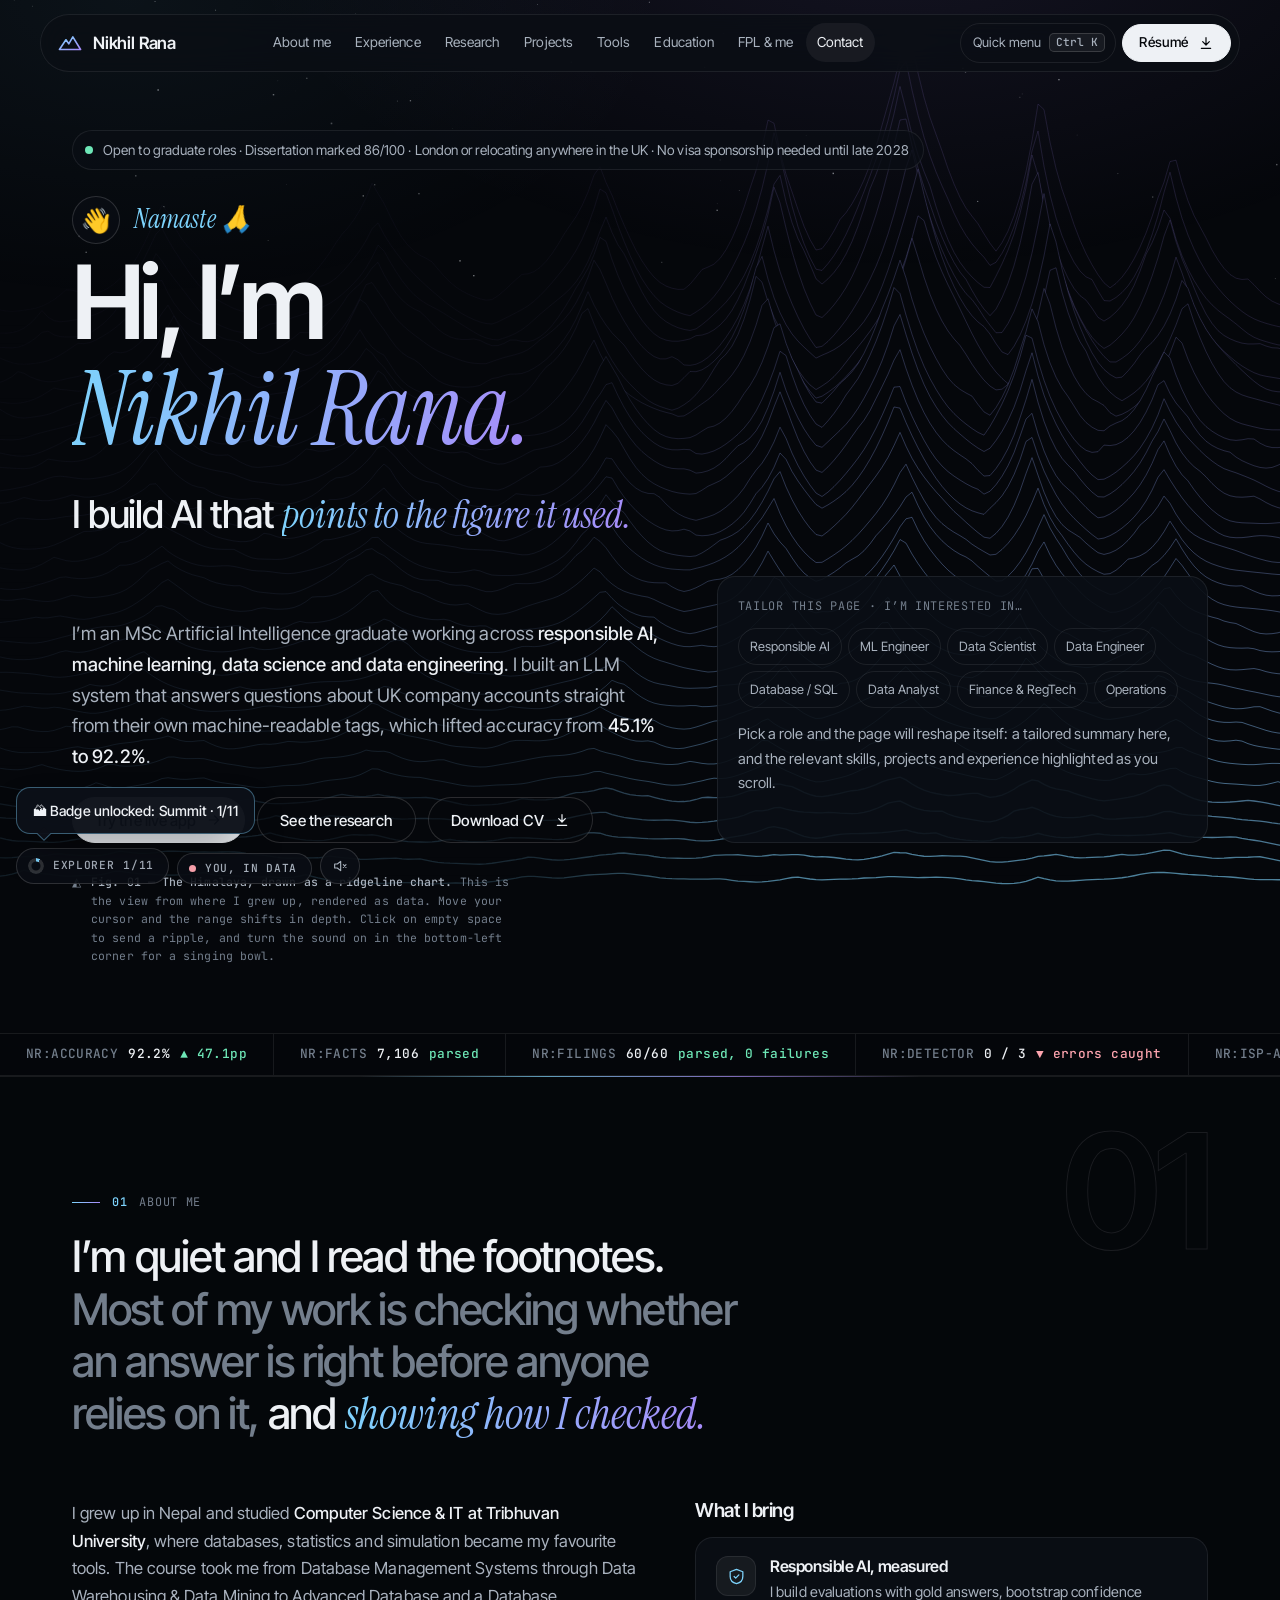
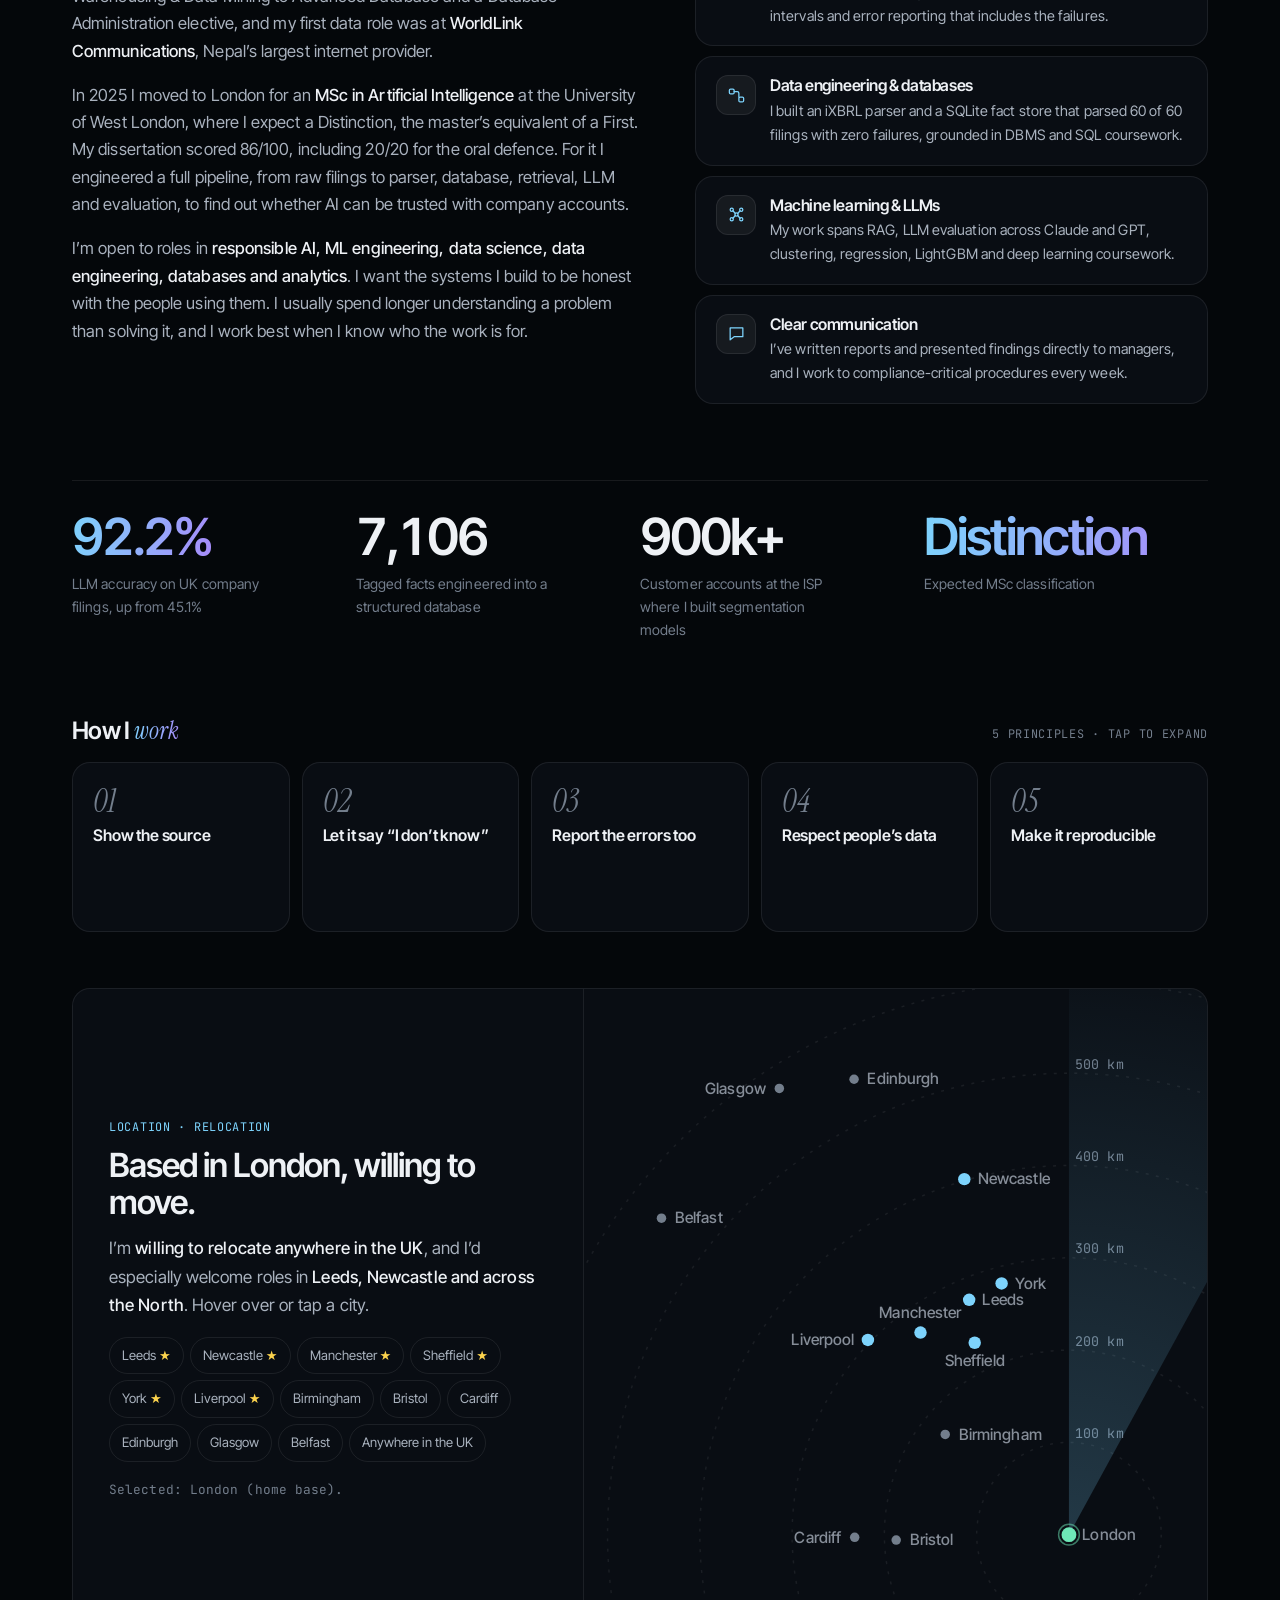
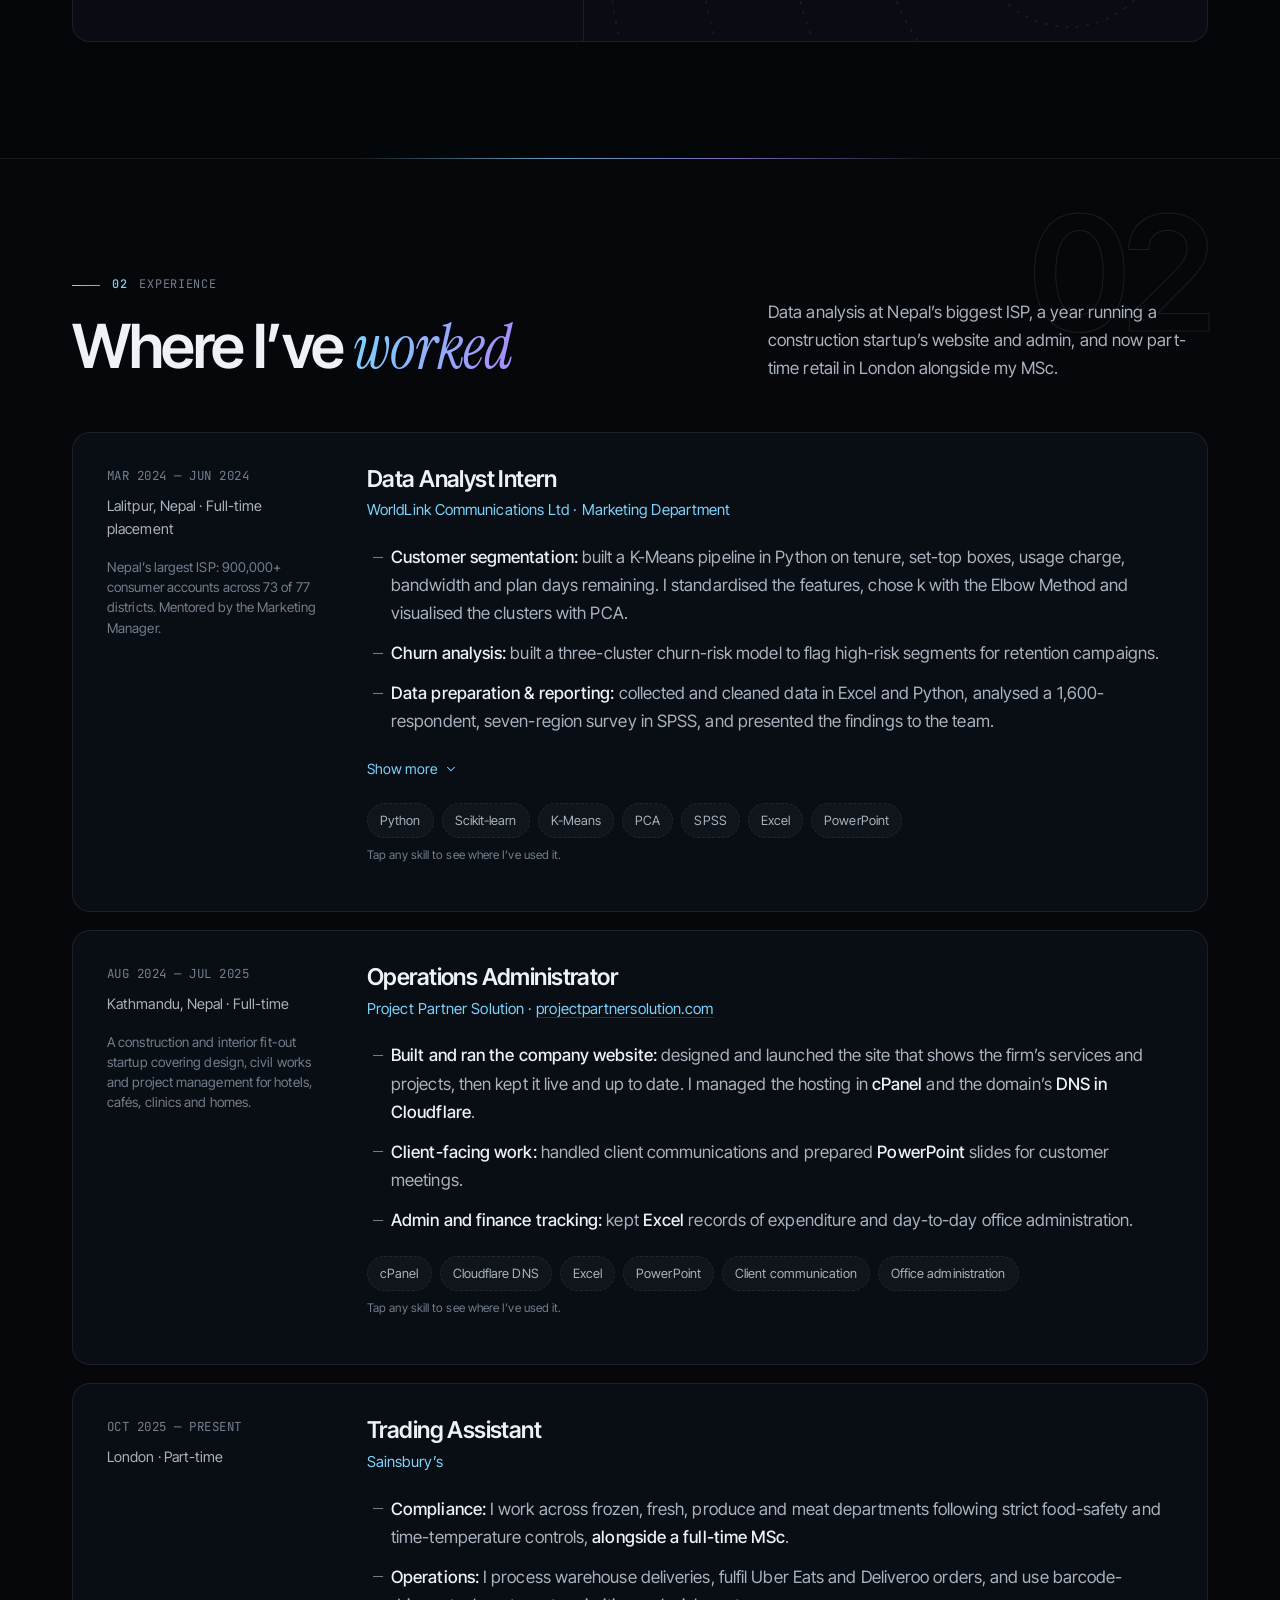
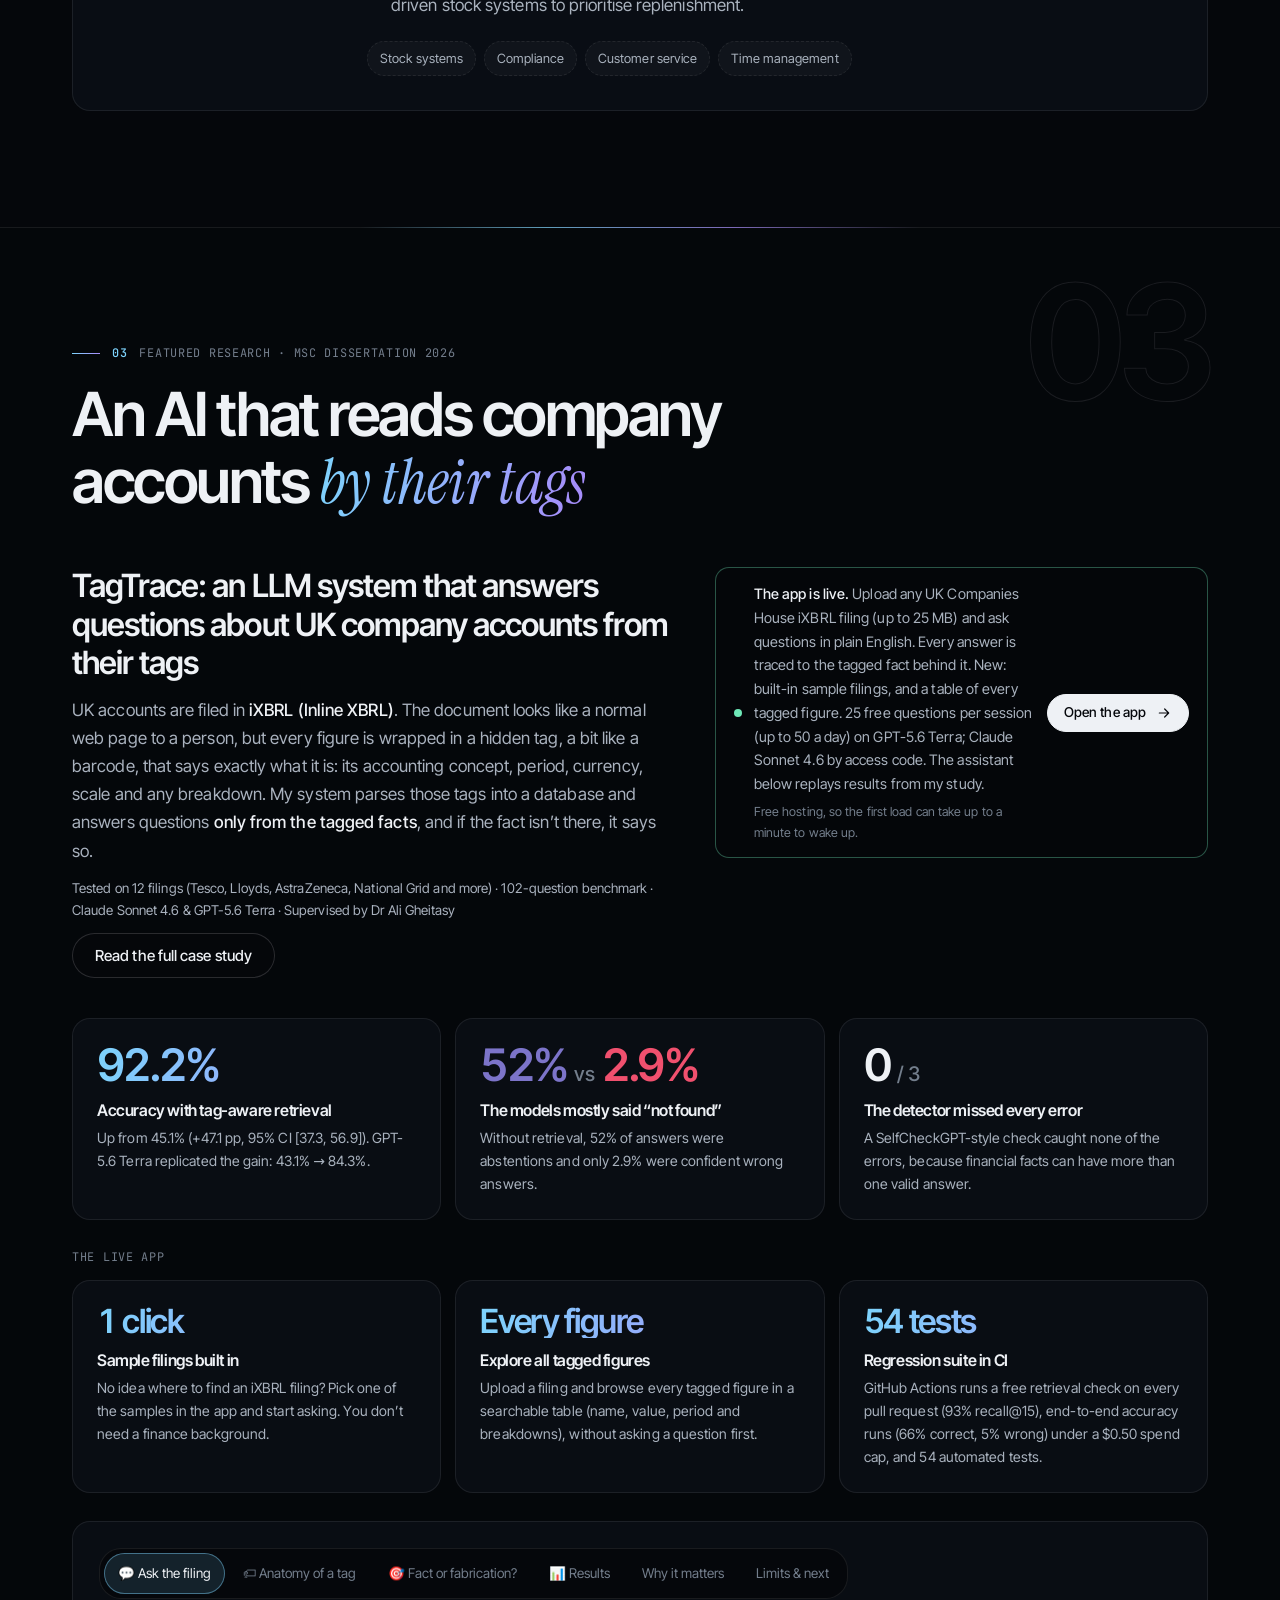
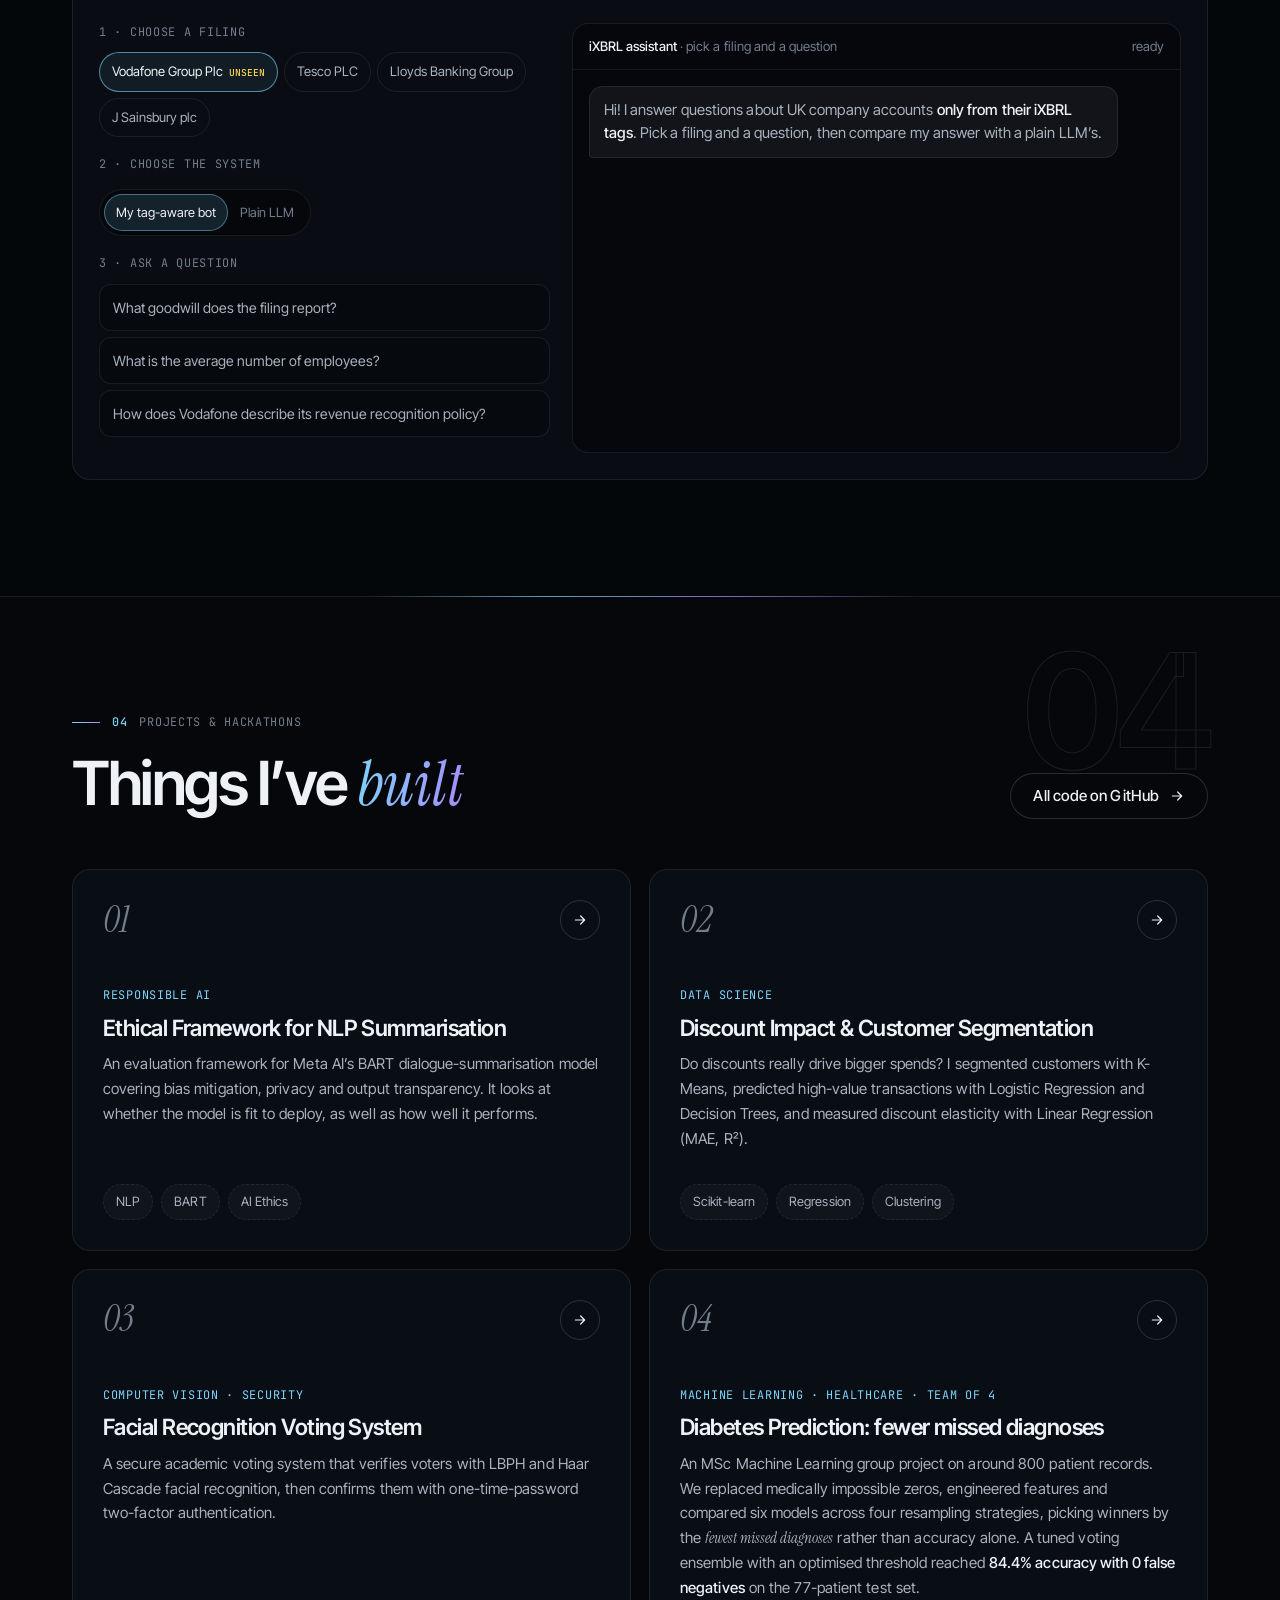
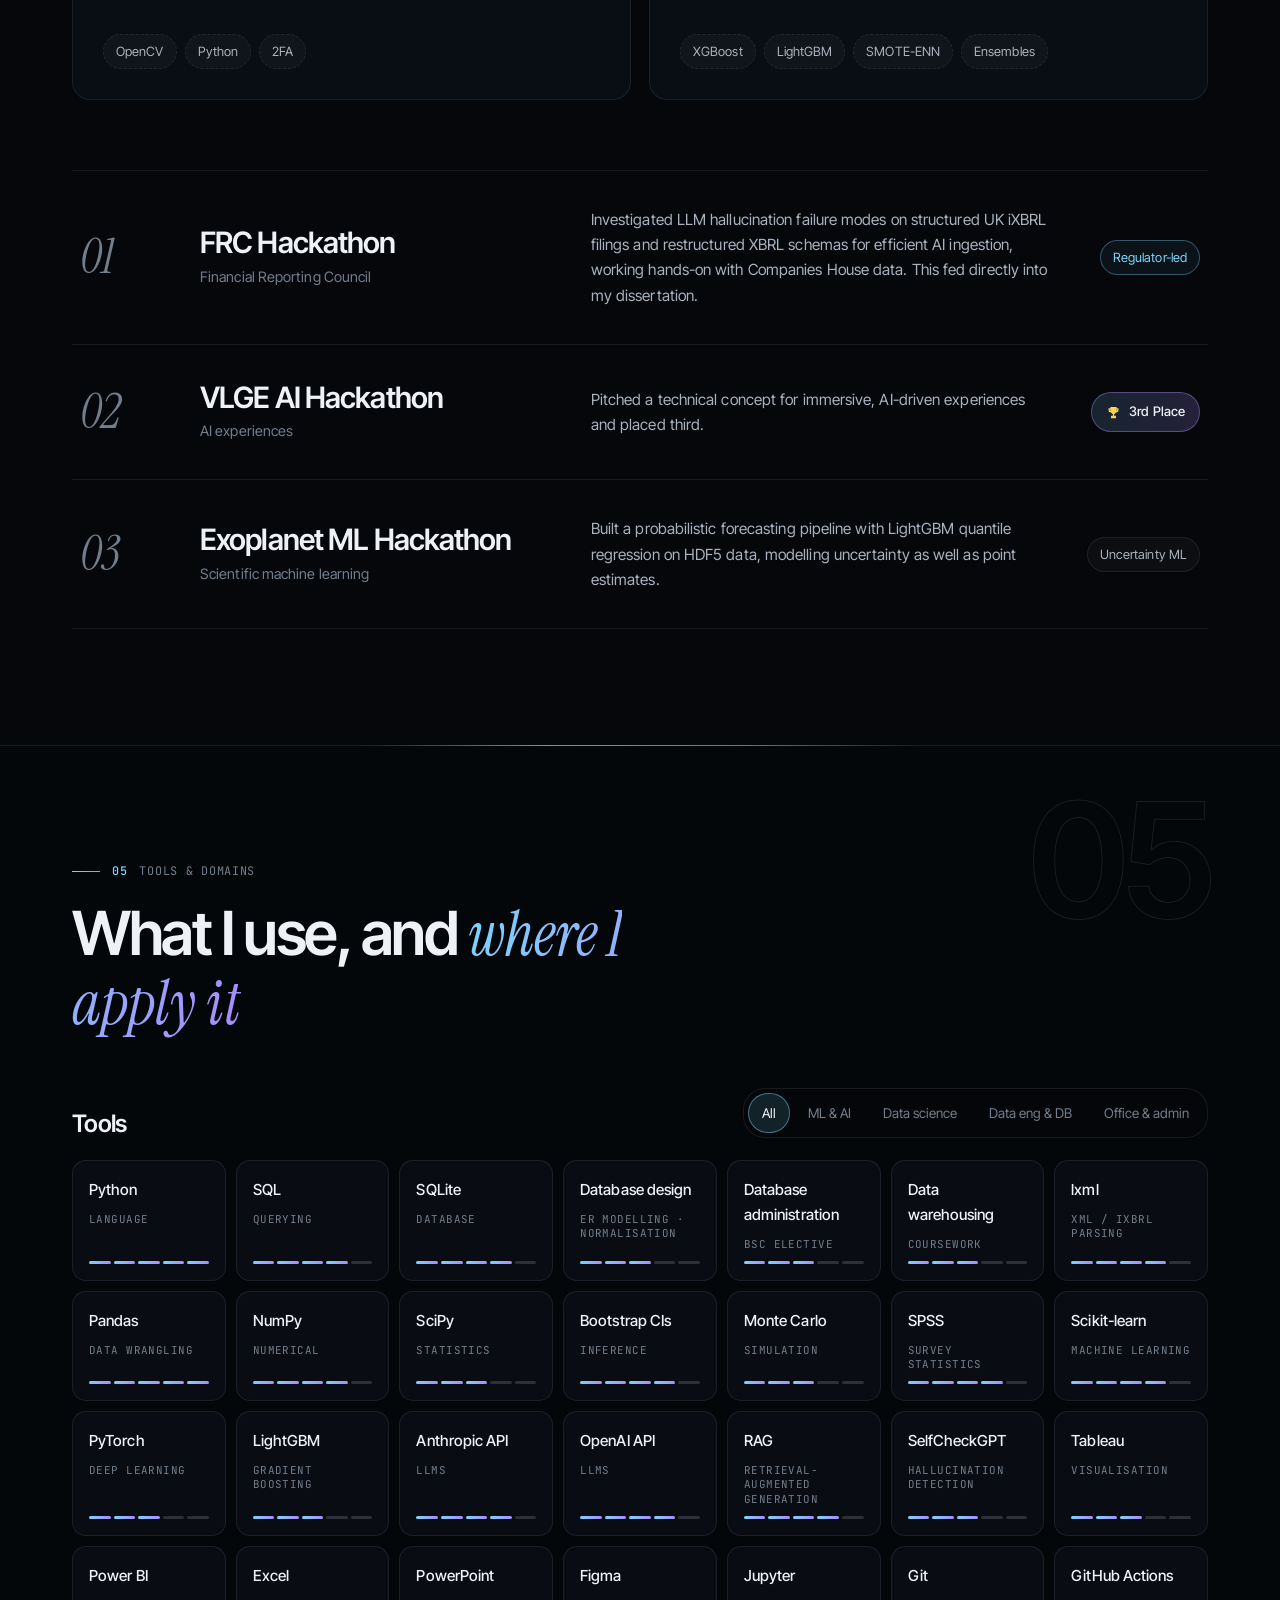
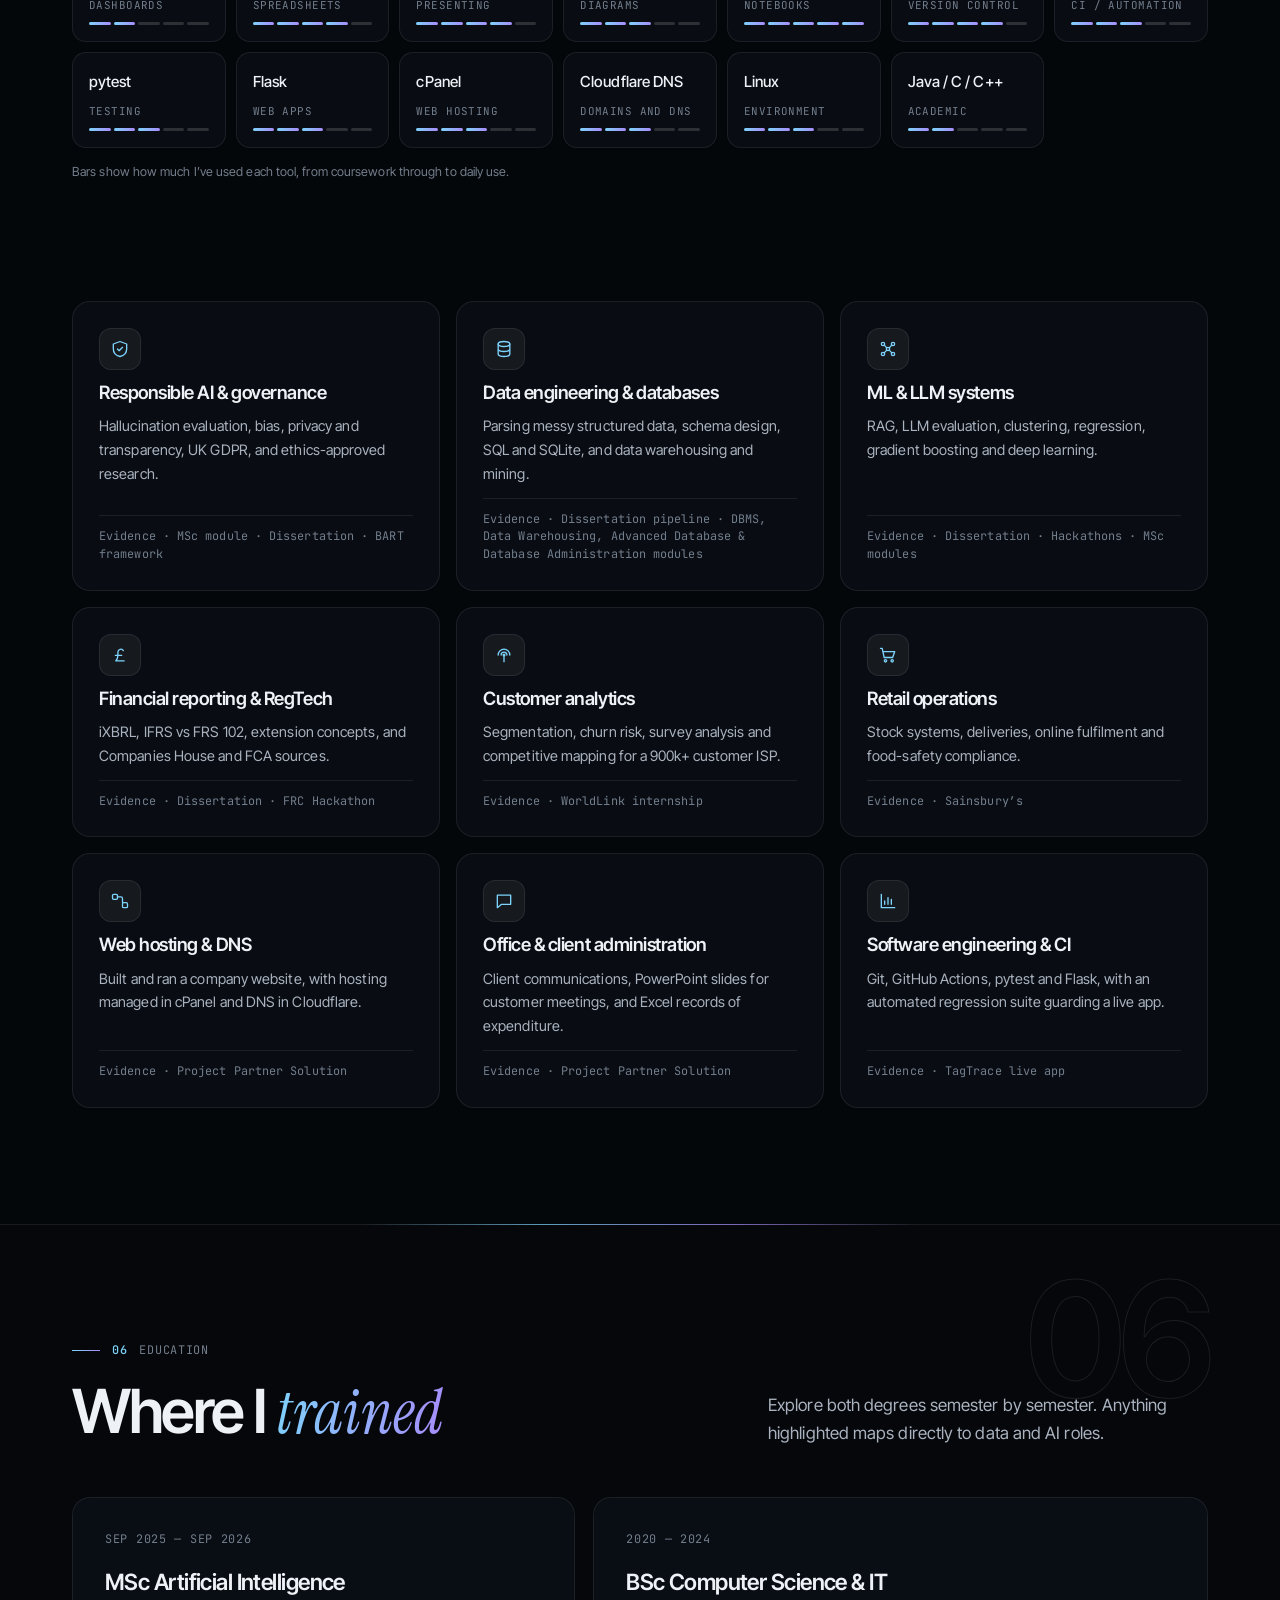
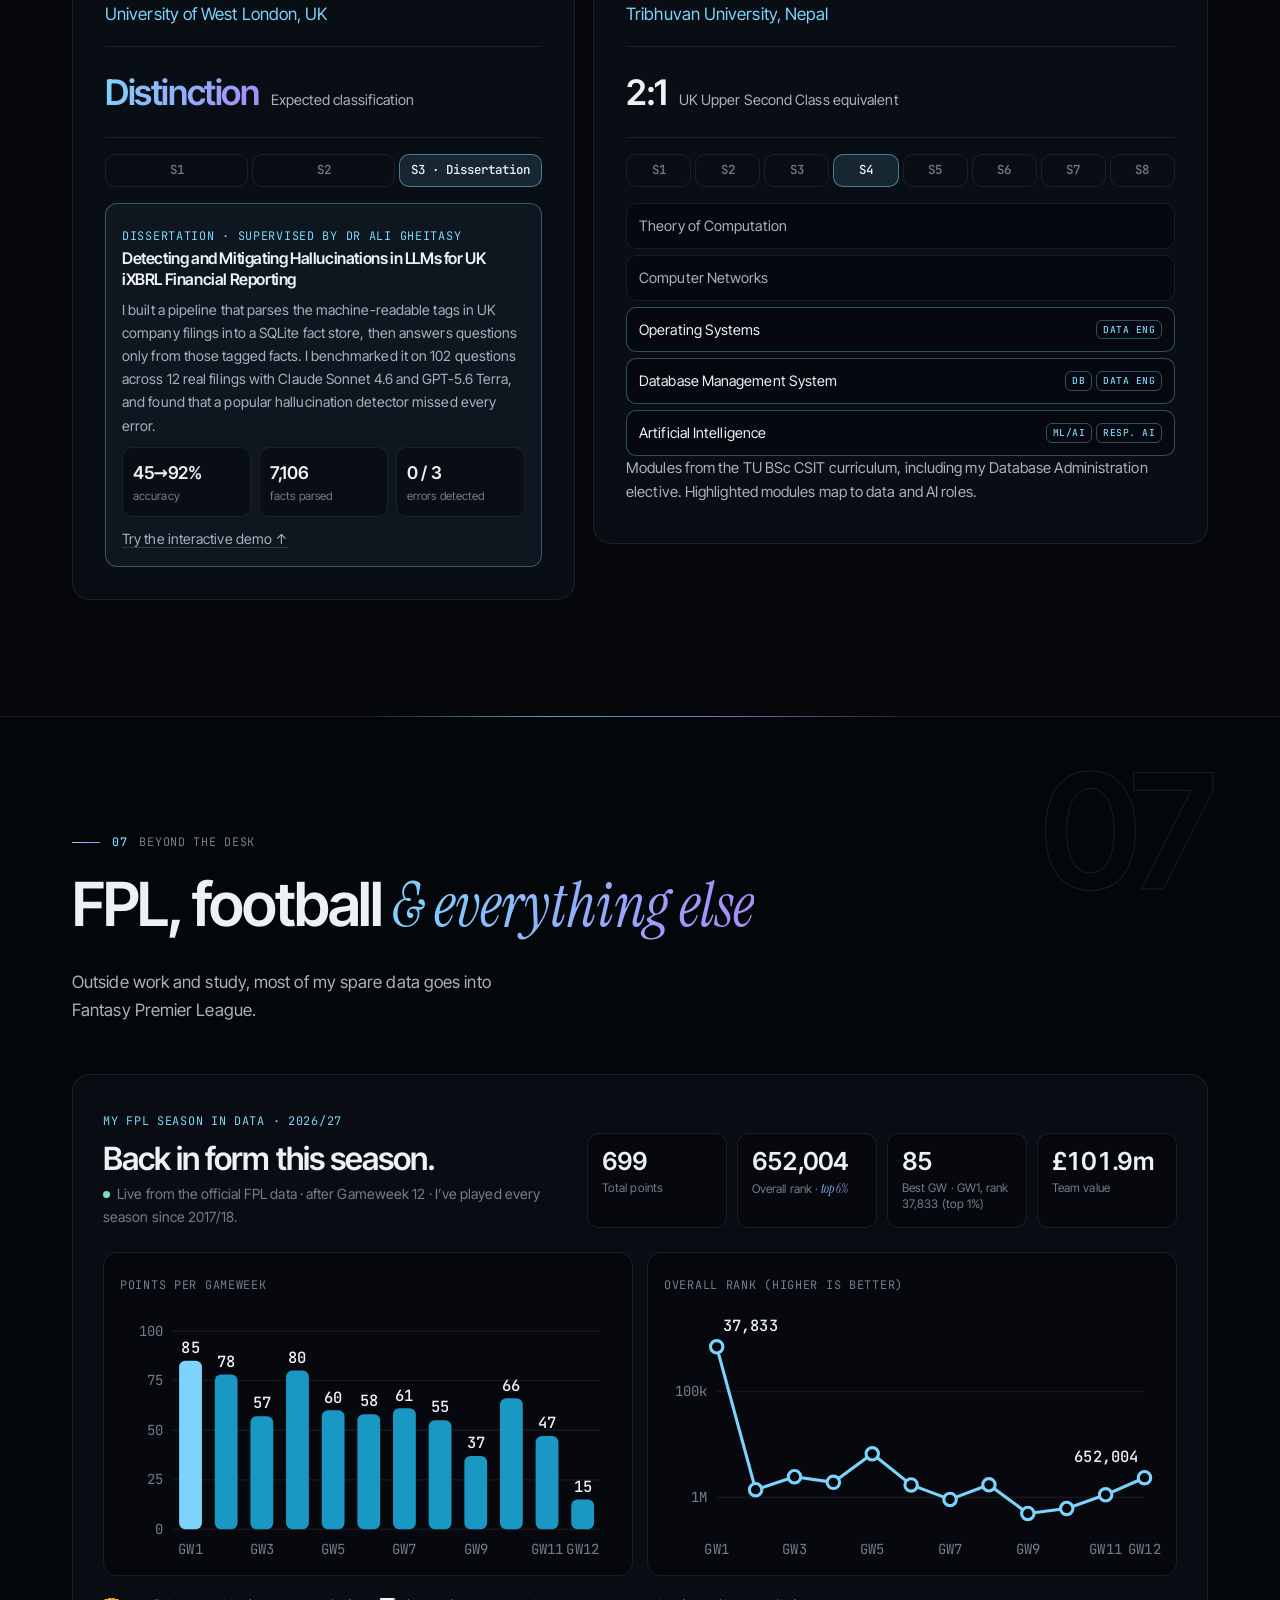
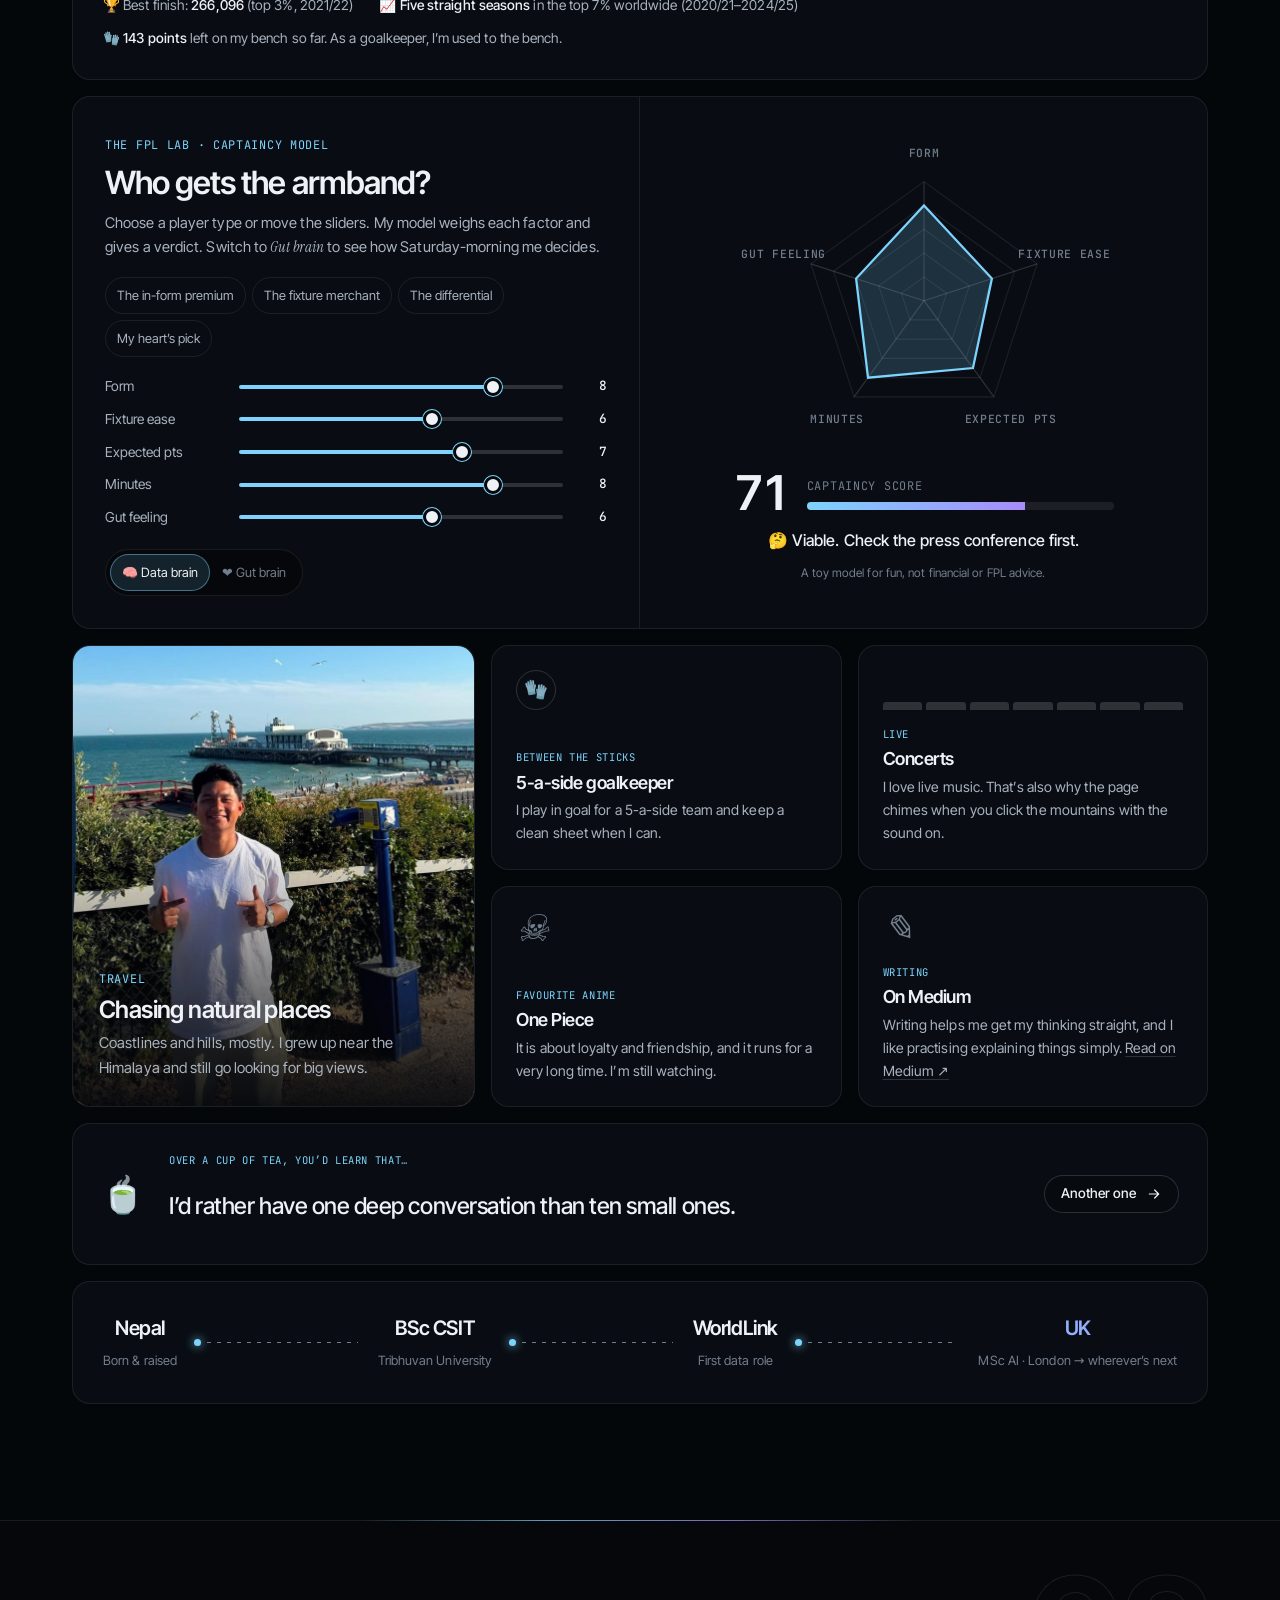
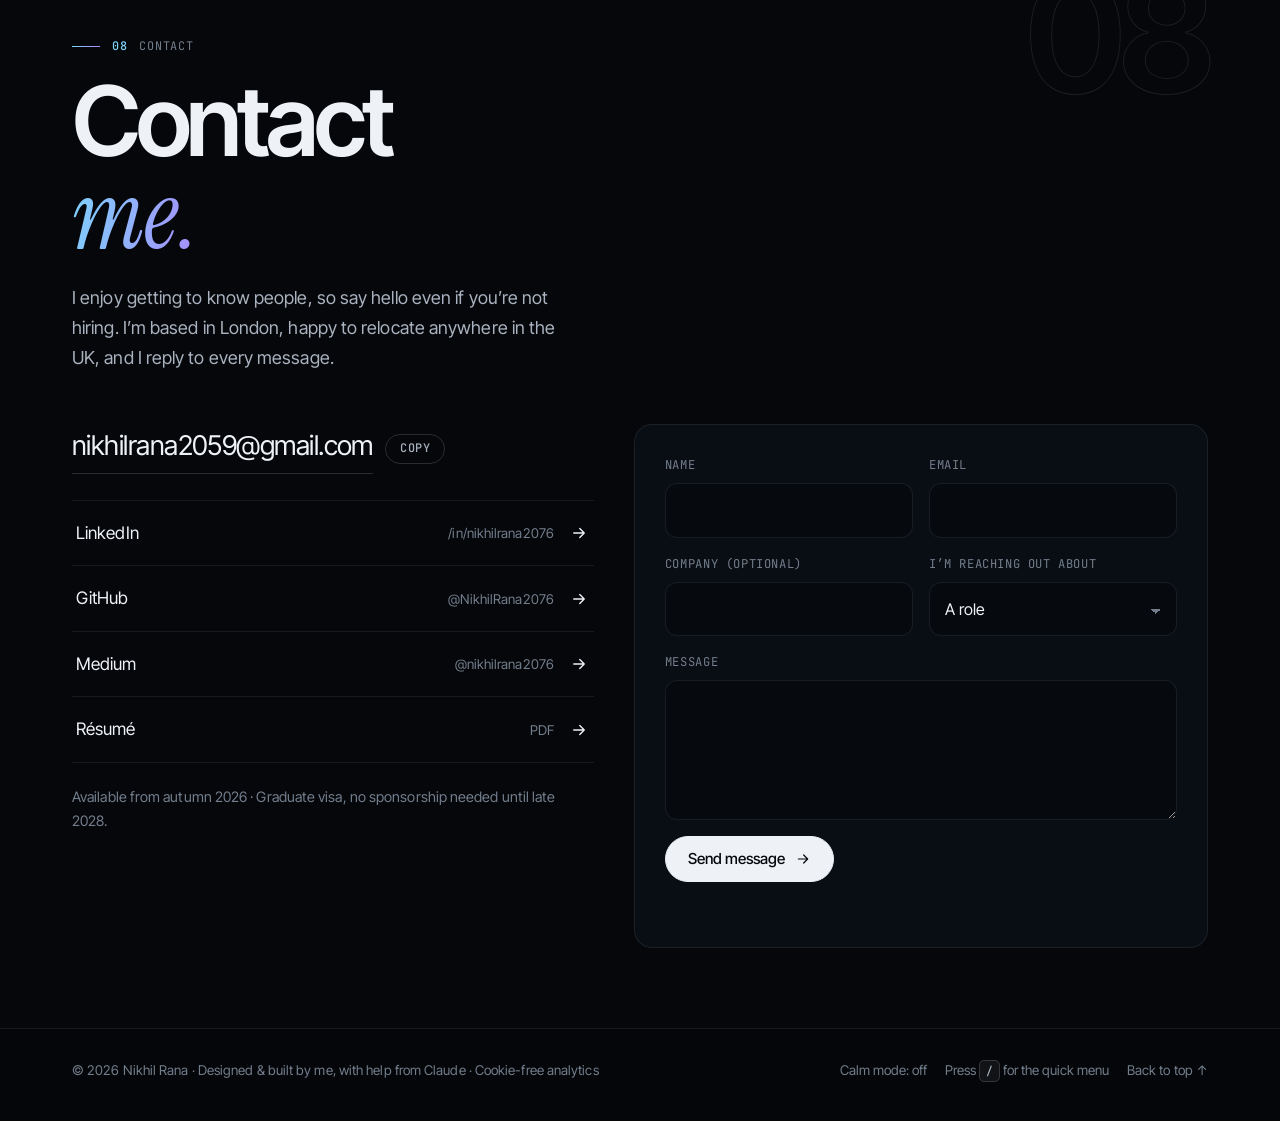
<file: index.html>
<!DOCTYPE html>
<html lang="en-GB">
<head>
<meta charset="UTF-8">
<meta name="viewport" content="width=device-width, initial-scale=1">
<title>Nikhil Rana — Responsible AI, ML & Data</title>
<meta name="description" content="Hi, I'm Nikhil Rana, an MSc Artificial Intelligence graduate working across responsible AI, machine learning, data science and data engineering. I built an LLM system that answers questions about UK company accounts from their own iXBRL tags, lifting accuracy from 45.1% to 92.2%. Based in London and open to relocating across the UK.">
<meta name="author" content="Nikhil Rana">
<link rel="canonical" href="https://nikhilrana.com.np/">
<meta property="og:type" content="profile">
<meta property="og:title" content="Hi, I'm Nikhil Rana — Responsible AI, ML & Data">
<meta property="og:description" content="MSc AI graduate in London. My dissertation built an LLM system that answers questions about UK company accounts from their iXBRL tags. Try the demo, the Fact-or-fabrication quiz and my FPL lab.">
<meta property="og:url" content="https://nikhilrana.com.np/">
<meta property="og:image" content="https://nikhilrana.com.np/images/og-tagtrace.png">
<meta name="twitter:card" content="summary_large_image">
<meta name="theme-color" content="#05070b">
<link rel="icon" href="data:image/svg+xml,%3Csvg xmlns='http://www.w3.org/2000/svg' viewBox='0 0 64 64'%3E%3Cdefs%3E%3ClinearGradient id='g' x1='0' y1='0' x2='1' y2='1'%3E%3Cstop offset='0' stop-color='%237dd3fc'/%3E%3Cstop offset='1' stop-color='%23a78bfa'/%3E%3C/linearGradient%3E%3C/defs%3E%3Crect width='64' height='64' rx='14' fill='%2305070b'/%3E%3Cpath d='M8 46 22 26l7 9 9-15 18 26z' fill='none' stroke='url(%23g)' stroke-width='3' stroke-linejoin='round'/%3E%3C/svg%3E">
<link rel="preload" href="assets/fonts/inter-tight-latin-600-normal.woff2" as="font" type="font/woff2" crossorigin>
<link rel="preload" href="assets/fonts/instrument-serif-latin-400-italic.woff2" as="font" type="font/woff2" crossorigin>

<!-- ============================================================
     PRIVATE ANALYTICS (Umami Cloud: free, cookie-free, GDPR-friendly)
     1. Sign up at https://cloud.umami.is and add "nikhilrana.com.np"
     2. Paste your Website ID between the quotes below, then push.
     Only you can see the dashboard.
     ============================================================ -->
<script>
  window.UMAMI_WEBSITE_ID = "";   // ← paste your Umami Website ID here
  (function(id){ if(!id) return; var s=document.createElement('script'); s.defer=true;
    s.src='https://cloud.umami.is/script.js'; s.setAttribute('data-website-id',id);
    s.setAttribute('data-domains','nikhilrana.com.np,www.nikhilrana.com.np'); document.head.appendChild(s);
  })(window.UMAMI_WEBSITE_ID);
</script>

<script type="application/ld+json">
{
  "@context": "https://schema.org",
  "@type": "Person",
  "name": "Nikhil Rana",
  "url": "https://nikhilrana.com.np/",
  "email": "mailto:nikhilrana2059@gmail.com",
  "jobTitle": "AI & Data Graduate",
  "address": {"@type": "PostalAddress", "addressLocality": "London", "addressCountry": "GB"},
  "alumniOf": [
    {"@type": "CollegeOrUniversity", "name": "University of West London"},
    {"@type": "CollegeOrUniversity", "name": "Tribhuvan University"}
  ],
  "knowsAbout": ["Responsible AI", "Machine Learning Engineering", "Data Science", "Data Engineering", "Database Management Systems", "SQL", "Retrieval-Augmented Generation", "LLM Evaluation", "iXBRL"],
  "sameAs": ["https://github.com/NikhilRana2076", "https://www.linkedin.com/in/nikhilrana2076/", "https://medium.com/@nikhilrana2076"]
}
</script>
<style>
@font-face{font-family:"Inter Tight";font-weight:400;font-display:swap;src:url(assets/fonts/inter-tight-latin-400-normal.woff2) format("woff2")}
@font-face{font-family:"Inter Tight";font-weight:500;font-display:swap;src:url(assets/fonts/inter-tight-latin-500-normal.woff2) format("woff2")}
@font-face{font-family:"Inter Tight";font-weight:600 700;font-display:swap;src:url(assets/fonts/inter-tight-latin-600-normal.woff2) format("woff2")}
@font-face{font-family:"Instrument Serif";font-style:italic;font-weight:400;font-display:swap;src:url(assets/fonts/instrument-serif-latin-400-italic.woff2) format("woff2")}
@font-face{font-family:"JetBrains Mono";font-weight:400;font-display:swap;src:url(assets/fonts/jetbrains-mono-latin-400-normal.woff2) format("woff2")}
@font-face{font-family:"JetBrains Mono";font-weight:500;font-display:swap;src:url(assets/fonts/jetbrains-mono-latin-500-normal.woff2) format("woff2")}
:root{
  --bg:#05070b; --bg-2:#0a0e15; --card:rgba(11,15,22,.9); --panel:rgba(255,255,255,.03); --panel-2:rgba(255,255,255,.055);
  --line:rgba(255,255,255,.08); --line-2:rgba(255,255,255,.15);
  --ink:#eef1f5; --ink-2:#a9b2be; --ink-3:#737e8c;
  --a1:#7dd3fc; --a2:#a78bfa; --good:#6ee7b7; --bad:#fda4af; --gold:#fcd34d;
  --c-correct:#1a98c4; --c-wrong:#f0506e; --c-abstain:#7c74c9;
  --grad:linear-gradient(100deg,var(--a1),var(--a2));
  --display:"Inter Tight",Inter,system-ui,-apple-system,"Segoe UI",sans-serif;
  --serif:"Instrument Serif",Georgia,"Times New Roman",serif;
  --mono:"JetBrains Mono",ui-monospace,SFMono-Regular,Menlo,monospace;
  --max:1200px; --r:18px; --ease:cubic-bezier(.2,.7,.2,1);
}
body.sunrise{--a1:#fdba74;--a2:#f472b6;--grad:linear-gradient(100deg,#fdba74,#f472b6)}
*,*::before,*::after{box-sizing:border-box}
html{scroll-behavior:smooth;scroll-padding-top:90px;-webkit-text-size-adjust:100%}
html,body{overflow-x:clip}
body{margin:0;background:var(--bg);color:var(--ink);font:17px/1.65 var(--display);letter-spacing:.005em;-webkit-font-smoothing:antialiased}
a{color:inherit;text-decoration:none}
button{font:inherit;color:inherit;cursor:pointer}
img{max-width:100%;display:block}
h1,h2,h3,h4{margin:0;font-weight:600;letter-spacing:-.025em;line-height:1.1}
p{margin:0 0 1em}
ul,ol{margin:0;padding:0;list-style:none}
em{font-family:var(--serif);font-style:italic;font-weight:400;letter-spacing:0}
.grad{background:var(--grad);-webkit-background-clip:text;background-clip:text;color:transparent}
.mono{font-family:var(--mono);font-size:.74rem;letter-spacing:.06em;text-transform:uppercase}
.wrap{max-width:var(--max);margin:0 auto;padding:0 32px}
.sr-only{position:absolute;width:1px;height:1px;overflow:hidden;clip:rect(0 0 0 0);white-space:nowrap}
::selection{background:rgba(125,211,252,.3);color:#fff}
:focus-visible{outline:2px solid var(--a1);outline-offset:3px;border-radius:6px}
.skip{position:fixed;left:-999px;top:12px;z-index:900;background:var(--ink);color:var(--bg);padding:10px 14px;border-radius:8px}
.skip:focus{left:12px}
.u{text-decoration:underline;text-underline-offset:3px;text-decoration-color:var(--line-2)}
.u:hover{text-decoration-color:var(--a1)}
kbd{font:500 .7rem/1 var(--mono);padding:3px 6px;border-radius:5px;border:1px solid var(--line-2);background:var(--panel-2);color:var(--ink-2)}
.hl{color:var(--ink);font-weight:500}

/* ---------- Background ---------- */
.range{position:fixed;inset:0;z-index:-3;pointer-events:none;transition:opacity .4s linear}
.range canvas{position:absolute;inset:-24px;width:calc(100% + 48px);height:calc(100% + 48px);will-change:transform;transition:transform .9s cubic-bezier(.2,.7,.2,1)}
.ripple{position:fixed;z-index:-2;width:340px;height:340px;margin:-170px 0 0 -170px;border-radius:50%;border:1px solid rgba(125,211,252,.28);pointer-events:none;animation:rip 1.6s cubic-bezier(.2,.7,.2,1) forwards}
.ripple.r2{animation-delay:.18s;border-color:rgba(167,139,250,.2)}
@keyframes rip{from{transform:scale(.05);opacity:.9}to{transform:scale(1.6);opacity:0}}
.veil{position:fixed;inset:0;z-index:-2;pointer-events:none;background:radial-gradient(1100px 600px at 70% -10%,rgba(167,139,250,.10),transparent 60%),radial-gradient(900px 500px at 10% 0%,rgba(125,211,252,.06),transparent 60%)}

/* ---------- Cursor (lightweight) ---------- */
.c-dot,.c-ring{position:fixed;left:0;top:0;pointer-events:none;z-index:950;border-radius:50%;opacity:0;will-change:transform}
.c-dot{width:6px;height:6px;margin:-3px 0 0 -3px;background:var(--ink)}
.c-ring{width:34px;height:34px;margin:-17px 0 0 -17px;border:1px solid rgba(238,241,245,.45);transition:opacity .2s,width .25s var(--ease),height .25s var(--ease),margin .25s var(--ease),background .25s,border-color .25s;display:grid;place-items:center}
.c-ring span{font:500 .6rem/1 var(--mono);letter-spacing:.1em;text-transform:uppercase;color:var(--bg);opacity:0;transition:opacity .2s}
body.cursor-on .c-dot,body.cursor-on .c-ring{opacity:1}
body.cursor-hover .c-ring{width:48px;height:48px;margin:-24px 0 0 -24px;border-color:rgba(125,211,252,.45);background:rgba(125,211,252,.06)}
body.cursor-label .c-ring{width:70px;height:70px;margin:-35px 0 0 -35px;background:rgba(238,241,245,.88);border-color:transparent}
body.cursor-label .c-ring span{opacity:1}
body.cursor-label .c-dot{opacity:0}
@media (pointer:fine){body.cursor-on,body.cursor-on a,body.cursor-on button{cursor:none}}
body.cursor-on input,body.cursor-on textarea,body.cursor-on input[type=range]{cursor:text}
body.cursor-on input[type=range]{cursor:pointer}
body.calm .c-dot,body.calm .c-ring{display:none}
body.calm.cursor-on,body.calm.cursor-on a,body.calm.cursor-on button{cursor:auto}

/* ---------- Nav ---------- */
.nav{transition:transform .35s var(--ease),opacity .35s}
.dock{transition:transform .35s var(--ease),opacity .35s}
body.scroll-down .nav{transform:translate(-50%,calc(-100% - 20px));opacity:0}
body.scroll-down .dock{transform:translateY(calc(100% + 20px));opacity:0;pointer-events:none}
.progress{position:fixed;top:0;left:0;height:2px;width:100%;background:var(--grad);transform-origin:0 50%;transform:scaleX(0);z-index:220}
.nav{position:fixed;top:14px;left:50%;transform:translateX(-50%);z-index:200;width:min(calc(100% - 28px),var(--max))}
.nav-inner{display:flex;align-items:center;justify-content:space-between;gap:12px;padding:8px 8px 8px 16px;border-radius:999px;background:rgba(10,14,21,.8);border:1px solid var(--line);backdrop-filter:blur(14px);-webkit-backdrop-filter:blur(14px)}
.logo{display:flex;align-items:center;gap:10px;font-weight:600;letter-spacing:-.01em;white-space:nowrap}
.logo svg{width:26px;height:26px}
.nav-links{display:flex;gap:2px}
.nav-links a{display:block;padding:8px 11px;border-radius:999px;font-size:.86rem;color:var(--ink-2);transition:color .2s,background .2s}
.nav-links a:hover,.nav-links a.active{color:var(--ink);background:var(--panel-2)}
.nav-cta{display:flex;align-items:center;gap:6px}
.kbtn{display:inline-flex;align-items:center;gap:8px;padding:8px 10px 8px 12px;border-radius:999px;border:1px solid var(--line);background:transparent;color:var(--ink-2);font-size:.82rem}
.kbtn:hover{color:var(--ink);border-color:var(--line-2)}
.menu-btn{display:none;width:40px;height:40px;border-radius:50%;border:1px solid var(--line);background:transparent;place-items:center}
.menu-btn svg{width:18px;height:18px}

/* ---------- Buttons ---------- */
.btn{position:relative;display:inline-flex;align-items:center;gap:10px;padding:14px 22px;border-radius:999px;font:500 .95rem/1 var(--display);border:1px solid var(--line-2);color:var(--ink);background:rgba(6,8,12,.5);transition:background .3s,border-color .3s,color .3s,transform .35s var(--ease)}
.btn svg{width:16px;height:16px;transition:transform .3s var(--ease)}
.btn:hover svg{transform:translateX(3px)}
.btn-solid{background:var(--ink);color:var(--bg);border-color:var(--ink)}
.btn-solid:hover{background:#fff}
.btn-ghost:hover{border-color:var(--ink);background:var(--panel-2)}
.btn-sm{padding:10px 16px;font-size:.85rem}

/* ---------- Ticker ---------- */
.ticker{position:relative;border-block:1px solid var(--line);background:rgba(5,7,11,.9);overflow:hidden;font:500 .8rem/1 var(--mono);letter-spacing:.03em}
.ticker-track{display:flex;width:max-content;animation:tick 60s linear infinite}
.ticker:hover .ticker-track{animation-play-state:paused}
.tk{display:inline-flex;align-items:center;gap:10px;padding:14px 26px;border-right:1px solid var(--line);white-space:nowrap;color:var(--ink-2)}
.tk b{color:var(--ink);font-weight:500}.tk .up{color:var(--good)}.tk .sym{color:var(--ink-3)}
@keyframes tick{to{transform:translateX(-50%)}}

/* ---------- Hero ---------- */
.hero{min-height:100vh;min-height:100svh;display:flex;flex-direction:column;justify-content:center;padding:130px 0 56px;position:relative}
.status{display:inline-flex;align-items:center;gap:10px;flex-wrap:wrap;padding:8px 14px 8px 12px;border-radius:999px;border:1px solid var(--line);background:rgba(10,14,21,.75);color:var(--ink-2);font-size:.85rem;margin-bottom:26px}
.pulse{flex:none;width:8px;height:8px;border-radius:50%;background:var(--good);animation:pulse 2.2s infinite}
@keyframes pulse{0%{box-shadow:0 0 0 0 rgba(110,231,183,.55)}70%{box-shadow:0 0 0 10px rgba(110,231,183,0)}100%{box-shadow:0 0 0 0 rgba(110,231,183,0)}}
.hello{display:flex;align-items:center;gap:14px;margin-bottom:10px;font-size:clamp(1.05rem,1.8vw,1.35rem);color:var(--ink-2)}
.wave-btn{width:48px;height:48px;border-radius:50%;border:1px solid var(--line-2);background:rgba(10,14,21,.7);font-size:1.5rem;display:grid;place-items:center;transition:transform .3s var(--ease),border-color .3s}
.wave-btn:hover{border-color:var(--a1);transform:scale(1.08)}
.wave-btn span{display:inline-block;transform-origin:70% 80%;animation:wave 2.6s ease-in-out infinite}
@keyframes wave{0%,60%,100%{transform:rotate(0)}10%,30%{transform:rotate(16deg)}20%,40%{transform:rotate(-8deg)}50%{transform:rotate(10deg)}}
.greet{font-family:var(--serif);font-style:italic;font-size:1.6rem;line-height:1.2;color:var(--a1);min-width:9ch}
.swap{display:inline-block;transition:opacity .45s var(--ease),transform .45s var(--ease),filter .45s var(--ease)}
.swap.out{opacity:0;transform:translateY(-.35em);filter:blur(6px)}
.swap.pre{transition:none;opacity:0;transform:translateY(.35em);filter:blur(6px)}
.hero h1{font-size:clamp(2.7rem,8vw,7.2rem);line-height:.95;letter-spacing:-.05em;margin-bottom:18px}
.hero h1 .line{display:block;overflow:hidden;padding-bottom:.07em;white-space:nowrap}
.hero h1 .line>span{display:inline-block;transform:translateY(105%);animation:rise 1.1s var(--ease) forwards}
.hero h1 .line:nth-child(2)>span{animation-delay:.1s}
.hero h1 em{letter-spacing:-.01em;padding-right:.06em}
@keyframes rise{to{transform:none}}
.tagline{font-size:clamp(1.4rem,3vw,2.4rem);letter-spacing:-.03em;font-weight:500;margin-bottom:28px;min-height:1.3em}
.tagline .rot{font-family:var(--serif);font-style:italic;font-weight:400;letter-spacing:0}
.hero-row{display:grid;grid-template-columns:1.1fr .9fr;gap:44px;align-items:end}
.hero .lead{font-size:clamp(1.02rem,1.45vw,1.17rem);color:var(--ink-2);max-width:590px;margin-bottom:26px}
.hero .lead strong{color:var(--ink);font-weight:500}
.hero-actions{display:flex;flex-wrap:wrap;gap:12px}
.lens{padding:20px;border-radius:var(--r);border:1px solid var(--line);background:var(--card)}
.lens .mono{color:var(--ink-3);display:block;margin-bottom:12px}
.lens-btns{display:flex;flex-wrap:wrap;gap:6px;margin-bottom:14px}
.lens-btns button{border:1px solid var(--line);background:transparent;color:var(--ink-2);padding:7px 11px;border-radius:999px;font-size:.8rem;transition:all .25s}
.lens-btns button:hover{border-color:var(--line-2);color:var(--ink)}
.lens-btns button[aria-pressed="true"]{background:rgba(125,211,252,.13);color:var(--ink);border-color:rgba(125,211,252,.5)}
.lens-out{min-height:100px;font-size:.92rem;color:var(--ink-2);margin:0}
.lens-out b{color:var(--ink);font-weight:500}
.lens-out .go{display:inline-block;margin-top:8px;color:var(--a1);font-size:.85rem}
.fig-cap{margin-top:30px;font:400 .72rem/1.6 var(--mono);color:var(--ink-3);display:flex;gap:10px;align-items:flex-start;max-width:64ch}
.fig-cap b{color:var(--ink-2);font-weight:500}
[data-r]{transition:box-shadow .4s,border-color .4s,color .4s,background .4s}
body[data-lens="rai"] [data-r~="rai"],body[data-lens="ml"] [data-r~="ml"],body[data-lens="ds"] [data-r~="ds"],body[data-lens="de"] [data-r~="de"],body[data-lens="dba"] [data-r~="dba"],body[data-lens="da"] [data-r~="da"],body[data-lens="fin"] [data-r~="fin"],body[data-lens="ops"] [data-r~="ops"]{border-color:rgba(125,211,252,.5)!important;color:var(--ink)!important;box-shadow:0 0 0 1px rgba(125,211,252,.18),0 0 18px -8px rgba(125,211,252,.45)}
body[data-lens] li[data-r]{box-shadow:none!important}
body[data-lens="rai"] li[data-r~="rai"],body[data-lens="ml"] li[data-r~="ml"],body[data-lens="ds"] li[data-r~="ds"],body[data-lens="de"] li[data-r~="de"],body[data-lens="dba"] li[data-r~="dba"],body[data-lens="da"] li[data-r~="da"],body[data-lens="fin"] li[data-r~="fin"],body[data-lens="ops"] li[data-r~="ops"]{border-radius:8px;background:rgba(125,211,252,.07)}

/* ---------- Sections ---------- */
.section{padding:116px 0;position:relative}
.section.solid{background:rgba(5,7,11,.86)}
.s-head{display:flex;align-items:flex-end;justify-content:space-between;gap:28px;margin-bottom:50px;flex-wrap:wrap}
.s-kicker{display:flex;align-items:baseline;flex-wrap:wrap;gap:4px 12px;color:var(--ink-3);margin-bottom:18px}
.s-kicker .k-n{color:var(--a1);font-weight:500}
.s-kicker .k-t{flex:1 1 0;min-width:0}
.s-kicker::before{content:"";width:28px;height:1px;background:var(--grad);align-self:center}
.section{border-top:1px solid var(--line)}
.section::before{content:"";position:absolute;top:-1px;left:50%;transform:translateX(-50%);width:min(560px,70%);height:1px;background:linear-gradient(90deg,transparent,var(--a1),var(--a2),transparent);opacity:.7}
.section[data-n]::after{content:attr(data-n);position:absolute;top:34px;right:max(16px,calc((100% - var(--max))/2 + 32px));font:600 clamp(5rem,13vw,10rem)/1 var(--display);letter-spacing:-.05em;color:transparent;-webkit-text-stroke:1px rgba(255,255,255,.09);pointer-events:none;z-index:0}
.section>.wrap{position:relative;z-index:1}
.s-head h2{font-size:clamp(2.1rem,4.8vw,3.8rem);letter-spacing:-.04em;max-width:18ch}
.s-head p{color:var(--ink-2);max-width:440px;margin:0}
.reveal{opacity:0;transform:translateY(24px);transition:opacity .9s var(--ease),transform .9s var(--ease)}
.reveal.in{opacity:1;transform:none}
.reveal.d1{transition-delay:.08s}.reveal.d2{transition-delay:.16s}.reveal.d3{transition-delay:.24s}
.glow{position:relative;background:var(--card);border:1px solid var(--line);border-radius:var(--r);overflow:hidden;isolation:isolate;transition:border-color .4s,transform .4s var(--ease),box-shadow .4s}
.glow::before{content:"";position:absolute;inset:0;z-index:-1;background:radial-gradient(420px circle at var(--mx,50%) var(--my,50%),rgba(125,211,252,.08),transparent 45%);opacity:0;transition:opacity .4s}
.glow::after{content:"";position:absolute;inset:0;border-radius:inherit;padding:1px;background:radial-gradient(300px circle at var(--mx,50%) var(--my,50%),rgba(167,139,250,.7),transparent 50%);-webkit-mask:linear-gradient(#000 0 0) content-box,linear-gradient(#000 0 0);-webkit-mask-composite:xor;mask-composite:exclude;opacity:0;transition:opacity .4s;pointer-events:none}
.glow:hover::before,.glow:hover::after{opacity:1}
.tag{display:inline-flex;align-items:center;padding:6px 12px;border-radius:999px;border:1px solid var(--line);background:var(--panel);font-size:.8rem;color:var(--ink-2)}
.tag.hi{color:var(--a1);border-color:rgba(125,211,252,.35);background:rgba(125,211,252,.06)}
.tags{display:flex;flex-wrap:wrap;gap:8px;margin-top:18px}
.tag.has-ev{cursor:pointer;border-style:dashed;transition:border-color .25s,color .25s,background .25s}
.tag.has-ev:hover,.tag.sel-ev{border-style:solid;border-color:rgba(125,211,252,.5);color:var(--ink);background:rgba(125,211,252,.07)}
.tags-hint{font-size:.74rem;color:var(--ink-3);margin-top:8px}
.ev-pop{position:fixed;z-index:460;width:290px;padding:14px 16px;border-radius:14px;border:1px solid var(--line-2);background:rgba(12,16,24,.98);box-shadow:0 24px 50px -20px rgba(0,0,0,.9);opacity:0;transform:translateY(-4px);pointer-events:none;transition:opacity .18s,transform .18s}
.ev-pop.on{opacity:1;transform:none;pointer-events:auto}
.ev-pop b{display:block;font-size:.95rem;margin-bottom:2px}.ev-pop .mono{color:var(--a1);font-size:.64rem}
.ev-pop ul{margin-top:8px;display:grid;gap:6px}.ev-pop li{position:relative;padding-left:14px;font-size:.84rem;color:var(--ink-2);line-height:1.45}
.ev-pop li::before{content:"";position:absolute;left:0;top:.62em;width:6px;height:6px;border-radius:50%;background:var(--a1)}
.tabs{display:flex;gap:4px;flex-wrap:wrap;padding:4px;border-radius:22px;border:1px solid var(--line);background:rgba(5,7,11,.8);width:max-content;max-width:100%}
.tabs button{border:0;background:transparent;color:var(--ink-3);padding:9px 14px;border-radius:999px;font-size:.84rem;transition:color .25s,background .25s}
.tabs button:hover{color:var(--ink)}
.tabs button[aria-selected="true"]{background:rgba(125,211,252,.13);color:var(--ink);box-shadow:inset 0 0 0 1px rgba(125,211,252,.45)}
[role="tabpanel"]{animation:fadeUp .45s var(--ease)}
@keyframes fadeUp{from{opacity:0;transform:translateY(8px)}to{opacity:1;transform:none}}

/* ---------- About ---------- */
.statement{font-size:clamp(1.6rem,3.4vw,2.8rem);line-height:1.2;letter-spacing:-.03em;font-weight:500;max-width:26ch;margin-bottom:60px}
.statement .dim{color:var(--ink-3)}
.about-grid{display:grid;grid-template-columns:1.05fr .95fr;gap:56px;align-items:start}
.about-text p{color:var(--ink-2);font-size:1.04rem}
.about-text p strong{color:var(--ink);font-weight:500}
.bring{display:grid;gap:10px}
.bring h3{font-size:1.2rem;margin-bottom:6px}
.bitem{padding:18px 20px;display:grid;grid-template-columns:40px 1fr;gap:14px;align-items:start}
.bitem .ic{width:40px;height:40px;border-radius:12px;display:grid;place-items:center;border:1px solid var(--line);background:var(--panel-2);color:var(--a1)}
.bitem .ic svg{width:19px;height:19px}
.bitem h4{font-size:1rem;margin:2px 0 4px}
.bitem p{margin:0;color:var(--ink-2);font-size:.9rem}
.stats{display:grid;grid-template-columns:repeat(4,1fr);margin-top:76px;border-top:1px solid var(--line)}
.stat{padding:30px 22px 0 0}
.stat .n{font-size:clamp(2rem,4vw,3.2rem);font-weight:600;letter-spacing:-.04em;line-height:1;font-variant-numeric:tabular-nums;white-space:nowrap}
.stat .l{color:var(--ink-3);font-size:.88rem;margin-top:10px;max-width:24ch}
.principles-wrap{margin-top:76px}
.pgrid{display:grid;grid-template-columns:repeat(5,1fr);gap:12px}
.pcard{text-align:left;padding:22px 20px;display:flex;flex-direction:column;gap:10px;color:var(--ink);font:inherit;min-height:170px}
.pcard .n{font:italic 2rem/1 var(--serif);color:var(--ink-3);transition:color .3s}
.pcard h4{font-size:1rem;letter-spacing:-.01em}
.pcard p{margin:0;color:var(--ink-2);font-size:.86rem;max-height:0;opacity:0;overflow:hidden;transition:max-height .45s var(--ease),opacity .35s}
.pcard:hover .n,.pcard[aria-expanded="true"] .n{color:var(--a1)}
.pcard:hover p,.pcard[aria-expanded="true"] p{max-height:160px;opacity:1}
@media (max-width:900px){.pgrid{grid-template-columns:1fr 1fr}.pcard p{max-height:none;opacity:1}}
@media (max-width:640px){.pgrid{grid-template-columns:1fr}}
.reloc{display:grid;grid-template-columns:.9fr 1.1fr;margin-top:56px;padding:0}
.reloc-copy{padding:36px;display:flex;flex-direction:column;justify-content:center}
.reloc-copy h3{font-size:clamp(1.5rem,2.6vw,2.1rem);letter-spacing:-.03em;margin:10px 0 14px}
.reloc-copy p{color:var(--ink-2);margin:0 0 18px}
.city-chips{display:flex;flex-wrap:wrap;gap:6px}
.city-chips button{border:1px solid var(--line);background:transparent;color:var(--ink-2);padding:7px 12px;border-radius:999px;font-size:.82rem;transition:all .25s}
.city-chips button:hover,.city-chips button.on{border-color:rgba(125,211,252,.6);color:var(--ink);background:rgba(125,211,252,.08)}
.city-chips button.pref::after{content:" ★";color:var(--gold)}
.readout{margin-top:18px;font:400 .8rem/1.6 var(--mono);color:var(--ink-3);min-height:2.6em}
.readout b{color:var(--a1);font-weight:500}
.radar{position:relative;border-left:1px solid var(--line);min-height:420px}
.radar svg{width:100%;height:100%;display:block}
.radar .ring{fill:none;stroke:rgba(255,255,255,.07);stroke-dasharray:2 5}
.radar .ringlab{fill:var(--ink-3);font:400 9px var(--mono)}
.radar .sweep{animation:spin 7s linear infinite}
@keyframes spin{to{transform:rotate(360deg)}}
.radar .city{cursor:pointer}
.radar .city circle{fill:var(--ink-3);transition:fill .3s}
.radar .city.pref circle{fill:var(--a1)}
.radar .city text{fill:var(--ink-2);font:500 10.5px var(--display);opacity:.78;transition:opacity .3s}
.radar .city:hover text,.radar .city.on text{opacity:1;fill:var(--ink)}
.radar .city.on circle,.radar .city:hover circle{fill:var(--ink)}
.radar .route{fill:none;stroke:url(#routeGrad);stroke-width:1.6;stroke-dasharray:4 4;stroke-linecap:round}
.radar .home circle{fill:var(--good)}
.radar .home .halo{fill:none;stroke:var(--good);opacity:.5;animation:halo 2.4s var(--ease) infinite;transform-box:fill-box;transform-origin:center}
@keyframes halo{0%{transform:scale(.6);opacity:.7}100%{transform:scale(2.6);opacity:0}}

/* ---------- Experience ---------- */
.timeline{display:grid;gap:18px}
.job{display:grid;grid-template-columns:220px 1fr;gap:40px;padding:34px}
.job .when{font:400 .78rem/1.5 var(--mono);color:var(--ink-3);letter-spacing:.04em}
.job .where{margin-top:8px;color:var(--ink-2);font-size:.9rem}
.job .ctx{margin-top:16px;color:var(--ink-3);font-size:.84rem;line-height:1.5}
.job h3{font-size:1.45rem;margin-bottom:6px}
.job .org{color:var(--a1);font-size:.94rem;margin-bottom:16px}
.job ul li{position:relative;padding:4px 8px 4px 24px;color:var(--ink-2);margin:4px 0}
.job ul li::before{content:"";position:absolute;left:6px;top:1.05em;width:10px;height:1px;background:var(--ink-3)}
.job ul li strong{color:var(--ink);font-weight:500}
.more{margin-top:10px;border:0;background:transparent;color:var(--a1);font-size:.88rem;padding:4px 0;display:inline-flex;align-items:center;gap:6px}
.more svg{width:14px;height:14px;transition:transform .3s}
.more[aria-expanded="true"] svg{transform:rotate(180deg)}
.collapse{display:grid;grid-template-rows:0fr;transition:grid-template-rows .5s var(--ease)}
.collapse>div{overflow:hidden}
.collapse.open{grid-template-rows:1fr}
.segs{display:grid;grid-template-columns:repeat(4,1fr);gap:10px;margin-top:16px}
.segs div{padding:13px;border-radius:12px;border:1px solid var(--line);background:rgba(5,7,11,.55);font-size:.79rem;color:var(--ink-3);line-height:1.4}
.segs b{display:block;color:var(--ink);font-size:.85rem;margin-bottom:4px;font-weight:500}
.segs i{display:inline-block;width:8px;height:8px;border-radius:50%;margin-right:6px}

/* ---------- Research ---------- */
.research-top{display:grid;grid-template-columns:1.1fr .9fr;gap:40px;align-items:start;margin-bottom:28px}
.research-top h3{font-size:clamp(1.4rem,2.6vw,2rem);letter-spacing:-.03em;line-height:1.2;margin-bottom:14px}
.research-top p{color:var(--ink-2);margin:0 0 12px}
.research-top p strong{color:var(--ink);font-weight:500}
.meta{color:var(--ink-3);font-size:.84rem}
.kpis{display:grid;grid-template-columns:repeat(3,1fr);gap:14px;margin-bottom:28px}
.kpi{padding:24px}
.app-kpis .kpi .n{font-size:clamp(1.6rem,2.6vw,2.1rem)}
.kpi .n{font-size:clamp(2rem,3.6vw,2.8rem);font-weight:600;letter-spacing:-.04em;line-height:1;white-space:nowrap;font-variant-numeric:tabular-nums}
.kpi .n small{font-size:.45em;color:var(--ink-3);font-weight:500;letter-spacing:-.01em}
.kpi h4{font-size:1rem;margin:14px 0 6px}
.kpi p{margin:0;color:var(--ink-2);font-size:.88rem}
.rbox{padding:26px}
.rbox-head{margin-bottom:24px}
.soon{display:flex;align-items:center;gap:12px;padding:14px 18px;border:1px dashed var(--line-2);border-radius:14px;color:var(--ink-2);font-size:.9rem;background:rgba(5,7,11,.6)}
.soon .pulse{background:var(--a2);animation:pulse2 2.2s infinite}
.soon.live{border-style:solid;border-color:rgba(110,231,183,.35)}.soon.live .pulse{background:var(--good)}.soon.live .btn{margin-left:auto;flex-shrink:0}
@media (max-width:640px){.soon.live{flex-wrap:wrap}.soon.live .btn{margin-left:0}}
@keyframes pulse2{0%{box-shadow:0 0 0 0 rgba(167,139,250,.55)}70%{box-shadow:0 0 0 10px rgba(167,139,250,0)}100%{box-shadow:0 0 0 0 rgba(167,139,250,0)}}
/* Ask the filing (bot) */
.bot{display:grid;grid-template-columns:.85fr 1.15fr;gap:22px}
.bot-side h4{font-size:.95rem;margin:0 0 10px}
.bot-side .mono{color:var(--ink-3);display:block;margin:18px 0 10px}
.bot-side .mono:first-child{margin-top:0}
.chips{display:flex;flex-wrap:wrap;gap:6px}
.chips button{border:1px solid var(--line);background:transparent;color:var(--ink-2);padding:8px 12px;border-radius:999px;font-size:.82rem;text-align:left;transition:all .25s}
.chips button:hover{border-color:var(--line-2);color:var(--ink)}
.chips button[aria-pressed="true"]{border-color:rgba(125,211,252,.6);background:rgba(125,211,252,.08);color:var(--ink)}
.chips button .new{font:500 .6rem/1 var(--mono);color:var(--gold);margin-left:6px}
.qlist{display:grid;gap:6px}
.qlist button{border:1px solid var(--line);background:rgba(5,7,11,.5);color:var(--ink-2);padding:11px 13px;border-radius:12px;font-size:.88rem;text-align:left;transition:all .25s}
.qlist button:hover{border-color:var(--line-2);color:var(--ink);transform:translateX(3px)}
.mode{display:inline-flex;padding:4px;border-radius:999px;background:var(--bg);border:1px solid var(--line);margin-top:4px}
.mode button{border:0;background:transparent;color:var(--ink-3);padding:8px 12px;border-radius:999px;font-size:.8rem;transition:all .25s}
.mode button[aria-pressed="true"]{background:rgba(125,211,252,.13);color:var(--ink);box-shadow:inset 0 0 0 1px rgba(125,211,252,.45)}
.chat{display:flex;flex-direction:column;border:1px solid var(--line);border-radius:16px;background:rgba(5,7,11,.7);min-height:430px;overflow:hidden}
.chat-head{display:flex;justify-content:space-between;align-items:center;padding:12px 16px;border-bottom:1px solid var(--line);font-size:.82rem;color:var(--ink-3)}
.chat-head b{color:var(--ink);font-weight:500}
.chat-log{flex:1;padding:16px;display:flex;flex-direction:column;gap:12px;overflow:auto;max-height:430px;scroll-behavior:smooth}
.msg{max-width:92%;padding:12px 14px;border-radius:14px;font-size:.93rem;line-height:1.55;animation:fadeUp .35s var(--ease)}
.msg.user{align-self:flex-end;background:var(--ink);color:var(--bg);border-bottom-right-radius:4px}
.msg.ai{align-self:flex-start;background:var(--panel-2);border:1px solid var(--line);border-bottom-left-radius:4px;color:var(--ink-2)}
.msg.ai b{color:var(--ink);font-weight:500}
.steps{display:grid;gap:5px;margin:2px 0 10px;font:400 .76rem/1.45 var(--mono);color:var(--ink-3)}
.steps span{opacity:.35;transition:opacity .3s,color .3s}
.steps span.on{opacity:1}
.steps span.ok{color:var(--good);opacity:1}
.fcard{margin-top:10px;border:1px solid rgba(125,211,252,.3);background:rgba(125,211,252,.05);border-radius:10px;padding:10px 12px;font:400 .76rem/1.6 var(--mono);color:var(--ink-2);display:grid;grid-template-columns:auto 1fr;gap:2px 12px}
.fcard dt{color:var(--ink-3)}.fcard dd{margin:0;color:var(--ink);word-break:break-all}
.verdict{display:inline-flex;align-items:center;gap:8px;margin-top:10px;padding:5px 10px;border-radius:8px;font:500 .68rem/1.35 var(--mono);letter-spacing:.05em;text-transform:uppercase}
.verdict.bad{color:var(--bad);background:rgba(253,164,175,.08);border:1px solid rgba(253,164,175,.25)}
.verdict.good{color:var(--good);background:rgba(110,231,183,.08);border:1px solid rgba(110,231,183,.25)}
.verdict.mid{color:var(--gold);background:rgba(252,211,77,.07);border:1px solid rgba(252,211,77,.25)}
.chat-in{display:flex;gap:8px;padding:10px;border-top:1px solid var(--line)}
.chat-in input{flex:1;padding:11px 14px;border-radius:999px;font-size:.9rem}
.chat-in button{border:0;background:var(--ink);color:var(--bg);border-radius:999px;padding:0 16px;font-size:.85rem;font-weight:500}
.caret{display:inline-block;width:7px;height:1em;vertical-align:-2px;background:var(--a1);margin-left:2px;animation:blink 1s steps(1) infinite}
@keyframes blink{50%{opacity:0}}
/* Anatomy of a tag */
.anat{display:grid;grid-template-columns:1fr 1fr;gap:22px;align-items:start}
.anat-view{border:1px solid var(--line);border-radius:16px;background:rgba(5,7,11,.7);overflow:hidden}
.anat-bar{display:flex;justify-content:space-between;align-items:center;padding:10px 14px;border-bottom:1px solid var(--line);font-size:.8rem;color:var(--ink-3)}
.human{padding:18px 20px;font-size:.92rem}
.human table{width:100%;border-collapse:collapse}
.human td{padding:9px 6px;border-bottom:1px solid var(--line);color:var(--ink-2)}
.human td:last-child{text-align:right;font-variant-numeric:tabular-nums;color:var(--ink)}
.human tr.tagged td:last-child{cursor:pointer;border-bottom:1px dashed rgba(125,211,252,.5)}
.human tr.tagged:hover td:last-child,.human tr.tagged.sel td:last-child{color:var(--a1)}
.human .cap{font-size:.74rem;color:var(--ink-3);margin-top:10px}
.code{padding:18px 20px;font:400 .8rem/1.9 var(--mono);color:var(--ink-3);white-space:pre-wrap;word-break:break-all}
.code .el{color:var(--a2)}.code .val{color:var(--ink);font-weight:500}
.code .at{color:var(--a1);cursor:pointer;border-radius:4px;padding:1px 2px;transition:background .2s}
.code .at:hover,.code .at.sel{background:rgba(125,211,252,.15)}
.explain-box{padding:20px;border-radius:16px;border:1px solid var(--line);background:var(--panel-2);min-height:170px}
.explain-box .mono{color:var(--a1);display:block;margin-bottom:8px}
.explain-box h4{font-size:1.05rem;margin-bottom:8px}
.explain-box p{color:var(--ink-2);font-size:.92rem;margin:0}
.why-list{display:grid;gap:10px;margin-top:14px}
.why-list div{display:grid;grid-template-columns:28px 1fr;gap:10px;font-size:.9rem;color:var(--ink-2)}
.why-list b{color:var(--a1);font:500 .8rem/1.7 var(--mono)}
/* game */
.game .q{font-size:clamp(1.1rem,2vw,1.35rem);font-weight:500;letter-spacing:-.015em;margin:6px 0 18px;max-width:46ch}
.game .co{color:var(--ink-3);font-size:.8rem}
.opts{display:grid;gap:10px}
.opt{display:flex;align-items:center;justify-content:space-between;gap:12px;width:100%;text-align:left;padding:16px 18px;border-radius:14px;border:1px solid var(--line);background:rgba(5,7,11,.6);font-size:1rem;transition:border-color .25s,background .25s,transform .25s}
.opt:hover:not([disabled]){border-color:var(--line-2);transform:translateX(4px)}
.opt .k{font:500 .72rem/1 var(--mono);color:var(--ink-3);border:1px solid var(--line-2);border-radius:6px;padding:4px 7px}
.opt.right{border-color:rgba(110,231,183,.6);background:rgba(110,231,183,.08)}
.opt.wrong{border-color:rgba(253,164,175,.6);background:rgba(253,164,175,.07)}
.opt[disabled]{cursor:default}
.explain{margin-top:16px;padding:16px 18px;border-radius:14px;background:var(--panel-2);border:1px solid var(--line);font-size:.92rem;color:var(--ink-2);display:none}
.explain.show{display:block;animation:fadeUp .4s var(--ease)}
.explain b{color:var(--ink);font-weight:500}
.game-foot{display:flex;justify-content:space-between;align-items:center;margin-top:16px;gap:12px;flex-wrap:wrap}
.pips{display:flex;gap:6px}
.pips i{width:22px;height:4px;border-radius:4px;background:var(--line-2);transition:background .3s}
.pips i.done{background:var(--a1)}.pips i.miss{background:var(--bad)}
.score{font-size:clamp(2.6rem,6vw,4rem);font-weight:600;letter-spacing:-.05em;line-height:1}
/* chart */
.legend{display:flex;gap:14px;flex-wrap:wrap;font-size:.8rem;color:var(--ink-2)}
.legend span{display:inline-flex;align-items:center;gap:7px}
.legend i{width:10px;height:10px;border-radius:3px;display:inline-block}
.group-label{font:500 .7rem/1 var(--mono);letter-spacing:.08em;text-transform:uppercase;color:var(--ink-3);margin:18px 0 10px}
.orow{display:grid;grid-template-columns:170px 1fr;gap:16px;align-items:center;margin:8px 0}
.orow .lab{font-size:.86rem;color:var(--ink-2);line-height:1.25}
.orow .lab small{display:block;color:var(--ink-3);font-size:.72rem}
.obar{display:flex;gap:2px;height:28px}
.seg{position:relative;height:100%;width:0;transition:width 1.3s var(--ease),filter .2s;display:flex;align-items:center;padding-left:10px;font:500 .76rem/1 var(--mono);color:#fff;white-space:nowrap;overflow:hidden;outline:none}
.seg:first-child{border-radius:6px 0 0 6px}.seg:last-child{border-radius:0 6px 6px 0}
.seg.c{background:var(--c-correct)}.seg.w{background:var(--c-wrong)}.seg.a{background:var(--c-abstain)}
.seg.w,.seg.a{padding-left:0;justify-content:center}
.seg:hover,.seg:focus-visible{filter:brightness(1.25)}
.obar:hover .seg:not(:hover){filter:brightness(.72)}
.chart-foot{margin-top:16px;color:var(--ink-3);font-size:.8rem}
.tip{position:fixed;z-index:450;pointer-events:none;background:rgba(10,14,21,.97);border:1px solid var(--line-2);border-radius:10px;padding:10px 12px;font-size:.8rem;color:var(--ink-2);opacity:0;transform:translateY(4px);transition:opacity .15s,transform .15s;max-width:250px}
.tip.on{opacity:1;transform:none}
.tip b{color:var(--ink);font-weight:600;display:block;margin-bottom:2px}
.uses{display:grid;grid-template-columns:repeat(2,1fr);gap:12px}
.use{padding:20px;border-radius:14px;border:1px solid var(--line);background:rgba(5,7,11,.55)}
.use .mono{color:var(--a1);display:block;margin-bottom:10px;font-size:.68rem}
.use h4{font-size:1rem;margin-bottom:6px}
.use p{font-size:.88rem;color:var(--ink-2);margin:0}
.limits{display:grid;grid-template-columns:1fr 1fr;gap:28px}
.limits h4{font-size:1rem;margin-bottom:10px}
.limits li{position:relative;padding-left:18px;color:var(--ink-2);font-size:.9rem;margin:8px 0}
.limits li::before{content:"";position:absolute;left:0;top:.72em;width:8px;height:1px;background:var(--ink-3)}

/* ---------- Projects ---------- */
.proj-grid{display:grid;grid-template-columns:repeat(2,1fr);gap:18px}
.proj{padding:30px;display:flex;flex-direction:column;min-height:340px}
.proj .top{display:flex;justify-content:space-between;align-items:center;margin-bottom:46px}
.proj .idx{font:italic 2.3rem/1 var(--serif);color:var(--ink-3)}
.proj .arrow{width:40px;height:40px;border-radius:50%;border:1px solid var(--line-2);display:grid;place-items:center;transition:all .4s var(--ease)}
.proj .arrow svg{width:16px;height:16px;transition:transform .4s var(--ease)}
.proj:hover{transform:translateY(-6px)}
.proj:hover .arrow{background:var(--ink);color:var(--bg);border-color:var(--ink)}
.proj:hover .arrow svg{transform:rotate(-45deg)}
.proj .kind{color:var(--a1);margin-bottom:10px}
.proj h3{font-size:1.4rem;margin-bottom:12px;letter-spacing:-.025em}
.proj p{color:var(--ink-2);font-size:.94rem}
.proj .tags{margin-top:auto;padding-top:18px}

/* ---------- Hackathons ---------- */
.hack-list{border-top:1px solid var(--line)}
.hack{display:grid;grid-template-columns:90px 1.1fr 1.4fr auto;gap:30px;align-items:center;padding:36px 8px;border-bottom:1px solid var(--line);position:relative;transition:padding .5s var(--ease)}
.hack::before{content:"";position:absolute;inset:0;background:linear-gradient(90deg,rgba(125,211,252,.06),rgba(167,139,250,.06));transform:scaleY(0);transform-origin:bottom;transition:transform .5s var(--ease);z-index:-1}
.hack:hover::before{transform:scaleY(1)}
.hack:hover{padding-left:24px;padding-right:24px}
.hack .no{font:italic 3rem/1 var(--serif);color:var(--ink-3);transition:color .4s}
.hack:hover .no{color:var(--a1)}
.hack h3{font-size:clamp(1.3rem,2.3vw,1.85rem);letter-spacing:-.03em}
.hack .org{color:var(--ink-3);font-size:.9rem;margin-top:6px}
.hack p{color:var(--ink-2);margin:0;font-size:.96rem}
.award{display:inline-flex;align-items:center;gap:8px;padding:8px 14px;border-radius:999px;background:linear-gradient(100deg,rgba(125,211,252,.15),rgba(167,139,250,.2));border:1px solid rgba(167,139,250,.4);font-size:.82rem;font-weight:500;white-space:nowrap}
.award svg{width:15px;height:15px;color:var(--gold)}
.hack .badge-slot{min-width:120px;display:flex;justify-content:flex-end}

/* ---------- Toolkit ---------- */
.sub-h{display:flex;justify-content:space-between;align-items:flex-end;gap:16px;flex-wrap:wrap}
.sub-h h3{font-size:1.5rem;letter-spacing:-.03em}
.tk-grid{display:grid;grid-template-columns:repeat(auto-fill,minmax(150px,1fr));gap:10px;margin-top:22px}
.tool{padding:16px;border-radius:14px;border:1px solid var(--line);background:var(--card);transition:opacity .35s,transform .35s var(--ease),border-color .3s,filter .35s;display:flex;flex-direction:column;gap:10px;min-height:96px}
.tool:hover{border-color:var(--line-2);transform:translateY(-3px)}
.tool b{font-weight:500;font-size:.95rem}
.tool span{font:400 .68rem/1.3 var(--mono);color:var(--ink-3);letter-spacing:.04em;text-transform:uppercase}
.tool .lvl{display:flex;gap:3px;margin-top:auto}
.tool .lvl i{flex:1;height:3px;border-radius:3px;background:var(--line-2)}
.tool .lvl i.f{background:var(--grad)}
.tool.off{opacity:.16;filter:grayscale(1);transform:scale(.97)}
.lvl-key{margin-top:14px;color:var(--ink-3);font-size:.78rem}
.domains{display:grid;grid-template-columns:repeat(3,1fr);gap:16px;margin-top:22px}
.domain{padding:26px;display:flex;flex-direction:column;gap:12px}
.domain .ic{width:42px;height:42px;border-radius:12px;display:grid;place-items:center;border:1px solid var(--line);background:var(--panel-2);color:var(--a1)}
.domain .ic svg{width:20px;height:20px}
.domain h3{font-size:1.15rem}
.domain p{margin:0;color:var(--ink-2);font-size:.9rem}
.domain .ev{margin-top:auto;padding-top:12px;border-top:1px solid var(--line);font:400 .74rem/1.5 var(--mono);color:var(--ink-3)}

/* ---------- Education ---------- */
.edu-grid{display:grid;grid-template-columns:.9fr 1.1fr;gap:18px;align-items:start}
.edu{padding:32px}
.edu .when{color:var(--ink-3);margin-bottom:20px;display:block}
.edu h3{font-size:1.4rem;margin-bottom:6px}
.edu .org{color:var(--a1);margin-bottom:18px}
.edu .grade{display:flex;align-items:baseline;gap:12px;padding:16px 0;border-block:1px solid var(--line);margin-bottom:16px}
.edu .grade b{font-size:2.2rem;letter-spacing:-.04em;font-weight:600}
.edu .grade span{color:var(--ink-2);font-size:.9rem}
.edu p{color:var(--ink-2);font-size:.93rem;margin:0 0 6px}
.sems{display:grid;grid-template-columns:repeat(8,1fr);gap:4px;margin:6px 0 16px}
.sems.sems3{grid-template-columns:repeat(3,1fr)}
.diss{padding:16px;border-radius:12px;border:1px solid rgba(125,211,252,.35);background:rgba(125,211,252,.05);animation:fadeUp .35s var(--ease) both}
.diss h4{font-size:1rem;margin-bottom:8px;line-height:1.3}.diss p{font-size:.88rem;color:var(--ink-2);margin:0 0 10px}
.diss .kv{display:grid;grid-template-columns:repeat(3,1fr);gap:8px;margin-top:10px}.diss .kv div{padding:10px;border-radius:10px;border:1px solid var(--line);background:rgba(5,7,11,.5);font-size:.72rem;color:var(--ink-3)}
.diss .kv b{display:block;font-size:1.1rem;color:var(--ink);font-weight:600;letter-spacing:-.02em}
.sems button{border:1px solid var(--line);background:transparent;color:var(--ink-3);padding:9px 0;border-radius:10px;font:500 .78rem/1 var(--mono);transition:all .25s}
.sems button:hover{color:var(--ink);border-color:var(--line-2)}
.sems button[aria-selected="true"]{background:rgba(125,211,252,.13);color:var(--ink);border-color:rgba(125,211,252,.5)}
.mods{display:grid;gap:6px;min-height:230px}
.mod{display:flex;justify-content:space-between;align-items:center;gap:10px;padding:10px 12px;border-radius:10px;border:1px solid var(--line);background:rgba(5,7,11,.55);font-size:.9rem;color:var(--ink-2);animation:fadeUp .35s var(--ease) both}
.mod .rt{display:flex;gap:4px;flex-wrap:wrap;justify-content:flex-end}
.mod .rt i{font:500 .6rem/1 var(--mono);font-style:normal;letter-spacing:.05em;text-transform:uppercase;padding:4px 6px;border-radius:6px;border:1px solid var(--line-2);color:var(--ink-3)}
.mod.star{border-color:rgba(125,211,252,.35);color:var(--ink)}
.mod.star .rt i{color:var(--a1);border-color:rgba(125,211,252,.35)}
.mod-note{font-size:.76rem;color:var(--ink-3);margin-top:12px}

/* ---------- Beyond ---------- */
.fpl{display:grid;grid-template-columns:1fr 1fr;gap:0;padding:0;margin-bottom:16px}
.fpl-ctrl{padding:32px;border-right:1px solid var(--line)}
.fpl-ctrl h3{font-size:clamp(1.5rem,2.6vw,2rem);letter-spacing:-.03em;margin:8px 0 10px}
.fpl-ctrl p{color:var(--ink-2);font-size:.92rem;margin:0 0 18px}
.presets{display:flex;flex-wrap:wrap;gap:6px;margin-bottom:18px}
.presets button{border:1px solid var(--line);background:transparent;color:var(--ink-2);padding:7px 11px;border-radius:999px;font-size:.8rem;transition:all .25s}
.presets button:hover{border-color:var(--line-2);color:var(--ink)}
.presets button[aria-pressed="true"]{border-color:rgba(125,211,252,.6);background:rgba(125,211,252,.08);color:var(--ink)}
.slider{display:grid;grid-template-columns:120px 1fr 34px;gap:12px;align-items:center;margin:10px 0;font-size:.86rem;color:var(--ink-2)}
.slider output{font:500 .8rem/1 var(--mono);color:var(--ink);text-align:right}
input[type=range]{-webkit-appearance:none;appearance:none;height:4px;padding:0;border:0;border-radius:4px;background:linear-gradient(90deg,var(--a1) var(--p,50%),var(--line-2) var(--p,50%));box-shadow:none}
input[type=range]::-webkit-slider-thumb{-webkit-appearance:none;width:18px;height:18px;border-radius:50%;background:var(--ink);border:3px solid var(--bg);box-shadow:0 0 0 1px var(--a1);cursor:pointer}
input[type=range]::-moz-range-thumb{width:14px;height:14px;border-radius:50%;background:var(--ink);border:3px solid var(--bg);box-shadow:0 0 0 1px var(--a1);cursor:pointer}
.brain{display:inline-flex;padding:4px;border-radius:999px;background:var(--bg);border:1px solid var(--line);margin-top:10px}
.brain button{border:0;background:transparent;color:var(--ink-3);padding:8px 12px;border-radius:999px;font-size:.8rem;transition:all .25s}
.brain button[aria-pressed="true"]{background:rgba(125,211,252,.13);color:var(--ink);box-shadow:inset 0 0 0 1px rgba(125,211,252,.45)}
.fpl-viz{padding:28px;display:grid;grid-template-rows:auto auto;gap:10px;align-content:center;justify-items:center;position:relative}
.fpl-viz svg{width:100%;max-width:340px;height:auto;overflow:visible}
.fpl-viz .axis{stroke:var(--line-2);fill:none}
.fpl-viz .web{fill:none;stroke:var(--line)}
.fpl-viz .shape{fill:rgba(125,211,252,.18);stroke:var(--a1);stroke-width:2;transition:all .5s var(--ease)}
.fpl-viz .alab{fill:var(--ink-3);font:500 10px var(--mono);letter-spacing:.06em;text-transform:uppercase}
.gauge{display:flex;align-items:center;gap:18px;width:100%;max-width:380px}
.gauge .num{font-size:3rem;font-weight:600;letter-spacing:-.05em;line-height:1;font-variant-numeric:tabular-nums}
.gauge .bar{flex:1;height:8px;border-radius:8px;background:var(--line);overflow:hidden}
.gauge .bar i{display:block;height:100%;background:var(--grad);width:50%;transition:width .5s var(--ease)}
.verdict-fpl{font-size:1rem;color:var(--ink);font-weight:500;text-align:center;min-height:1.5em}
.fpl-foot{font-size:.74rem;color:var(--ink-3);text-align:center}
.beyond{display:grid;grid-template-columns:1.15fr 1fr 1fr;gap:16px}
.travel{grid-row:span 2;padding:0;min-height:460px;display:flex;flex-direction:column;justify-content:flex-end;margin:0}
.travel img{position:absolute;inset:0;width:100%;height:100%;object-fit:cover;object-position:50% 35%;z-index:-2;transform:scale(1.04);transition:transform 1.2s var(--ease)}
.travel:hover img{transform:scale(1)}
.travel .shade{position:absolute;inset:0;z-index:-1;background:linear-gradient(180deg,transparent 40%,rgba(5,7,11,.94))}
.travel .cap{padding:26px}
.travel .cap h3{font-size:1.5rem;margin:6px 0 8px}
.travel .cap p{color:var(--ink-2);margin:0;font-size:.93rem}
.hobby{padding:24px;display:flex;flex-direction:column;justify-content:space-between;gap:16px;min-height:210px}
.hobby .mono{color:var(--a1);display:block;margin-bottom:6px;font-size:.66rem}
.hobby h3{font-size:1.12rem;margin-bottom:6px}
.hobby p{color:var(--ink-2);font-size:.88rem;margin:0}
.glyph{font:italic 2.3rem/1 var(--serif);color:var(--ink-3);transition:color .4s,transform .5s var(--ease)}
.hobby:hover .glyph{color:var(--a1);transform:translateX(6px)}
.eq{display:flex;align-items:flex-end;gap:4px;height:40px}
.eq i{flex:1;background:var(--line-2);border-radius:3px 3px 0 0;height:20%;transition:background .3s}
.hobby:hover .eq i{background:linear-gradient(var(--a1),var(--a2));animation:eq .9s ease-in-out infinite alternate}
.eq i:nth-child(2){animation-delay:-.2s!important}.eq i:nth-child(3){animation-delay:-.5s!important}.eq i:nth-child(4){animation-delay:-.1s!important}.eq i:nth-child(5){animation-delay:-.7s!important}.eq i:nth-child(6){animation-delay:-.35s!important}.eq i:nth-child(7){animation-delay:-.6s!important}
@keyframes eq{0%{height:15%}100%{height:100%}}
.ball{width:40px;height:40px;border-radius:50%;display:grid;place-items:center;border:1px solid var(--line-2);font-size:1.2rem;transition:transform .8s var(--ease)}
.hobby:hover .ball{transform:translateY(-6px) rotate(-18deg) scale(1.12)}
.journey{grid-column:1/-1;padding:30px;display:grid;grid-template-columns:auto 1fr auto 1fr auto 1fr auto;gap:20px;align-items:center}
.journey .place{text-align:center}
.journey .place b{display:block;font-size:1.25rem;letter-spacing:-.02em}
.journey .place span{color:var(--ink-3);font-size:.8rem}
.journey .path{height:1px;background:repeating-linear-gradient(90deg,var(--ink-3) 0 4px,transparent 4px 10px);position:relative}
.journey .path::after{content:"";position:absolute;top:50%;left:0;width:7px;height:7px;margin:-3.5px 0 0 -3.5px;border-radius:50%;background:var(--a1);box-shadow:0 0 10px var(--a1);animation:fly 5s var(--ease) infinite}
@keyframes fly{0%{left:0;opacity:0}15%{opacity:1}85%{opacity:1}100%{left:100%;opacity:0}}

.fplr{padding:30px;margin-bottom:16px}
.fplr-head{display:grid;grid-template-columns:1fr 1.3fr;gap:30px;align-items:end;margin-bottom:24px}
.fplr-head h3{font-size:clamp(1.5rem,2.6vw,2rem);letter-spacing:-.03em;margin:8px 0 6px}
.fplr-head p{margin:0;color:var(--ink-3);font-size:.88rem}
.fplr-kpis{display:grid;grid-template-columns:repeat(4,1fr);gap:10px}
.fplr-kpis div{padding:14px;border-radius:12px;border:1px solid var(--line);background:rgba(5,7,11,.55)}
.fplr-kpis b{display:block;font-size:1.55rem;font-weight:600;letter-spacing:-.03em;font-variant-numeric:tabular-nums;line-height:1.1}
.fplr-kpis span{display:block;font-size:.74rem;color:var(--ink-3);margin-top:6px;line-height:1.35}
.fplr-charts{display:grid;grid-template-columns:1fr 1fr;gap:14px}
.mini-chart{margin:0;padding:16px 16px 8px;border-radius:14px;border:1px solid var(--line);background:rgba(5,7,11,.55)}
.mini-chart figcaption .mono{color:var(--ink-3)}
.mini-chart svg{width:100%;height:auto;display:block;margin-top:6px;overflow:visible}
.mini-chart .gl{stroke:rgba(255,255,255,.06)}
.mini-chart .axl{fill:var(--ink-3);font:400 9px var(--mono)}
.mini-chart .vl{fill:var(--ink);font:500 10px var(--mono)}
.mini-chart .bar{fill:var(--c-correct);transition:opacity .2s}
.mini-chart .bar.best{fill:var(--a1)}
.mini-chart .bar:hover{opacity:.8}
.mini-chart .ln{fill:none;stroke:var(--a1);stroke-width:2;stroke-linejoin:round;stroke-linecap:round}
.mini-chart .dt{fill:var(--bg);stroke:var(--a1);stroke-width:2}
.mini-chart .draw{stroke-dasharray:600;stroke-dashoffset:600;transition:stroke-dashoffset 1.6s var(--ease)}
.in .mini-chart .draw{stroke-dashoffset:0}
.mini-chart .grow{transform-box:fill-box;transform-origin:bottom;transform:scaleY(0);transition:transform 1s var(--ease)}
.in .mini-chart .grow{transform:scaleY(1)}
.live-dot{display:inline-block;width:7px;height:7px;border-radius:50%;background:var(--good);margin-right:4px;vertical-align:1px;animation:pulse 2.2s infinite}
.fplr-foot{display:flex;flex-wrap:wrap;gap:10px 26px;margin-top:18px;font-size:.86rem;color:var(--ink-2)}
.fplr-foot b{color:var(--ink);font-weight:500}
.coffee{grid-column:1/-1;padding:28px;display:grid;grid-template-columns:auto 1fr auto;gap:24px;align-items:center}
.coffee .cup{font-size:2.2rem}
.coffee .fact{font-size:clamp(1.1rem,2vw,1.45rem);letter-spacing:-.02em;font-weight:500;min-height:2.6em;display:flex;align-items:center;transition:opacity .25s}
.coffee .fact.fade{opacity:0}
.coffee .mono{color:var(--a1);display:block;margin-bottom:6px;font-size:.66rem}
@media (max-width:900px){.fplr-head,.fplr-charts{grid-template-columns:1fr}.fplr-kpis{grid-template-columns:1fr 1fr}.coffee{grid-template-columns:1fr}}
/* ---------- Contact ---------- */
.contact{padding-bottom:80px}
.cta-big{font-size:clamp(2.7rem,7.6vw,7rem);line-height:.95;letter-spacing:-.05em;font-weight:600;margin-bottom:22px}
.cta-sub{color:var(--ink-2);font-size:1.12rem;max-width:50ch;margin-bottom:52px}
.contact-grid{display:grid;grid-template-columns:1fr 1.1fr;gap:40px;align-items:start}
.email-row{display:flex;align-items:center;gap:12px;flex-wrap:wrap;margin-bottom:26px}
.email-big{font-size:clamp(1.15rem,2.3vw,1.7rem);letter-spacing:-.02em;border-bottom:1px solid var(--line-2);padding-bottom:4px;transition:border-color .3s;word-break:break-all}
.email-big:hover{border-color:var(--a1)}
.copy{border:1px solid var(--line-2);background:transparent;color:var(--ink-2);border-radius:999px;padding:8px 14px;font:500 .74rem/1 var(--mono);letter-spacing:.05em;text-transform:uppercase}
.copy:hover{color:var(--ink);border-color:var(--ink)}
.links{display:grid;border-top:1px solid var(--line)}
.links a{display:grid;grid-template-columns:1fr auto 20px;gap:16px;align-items:center;padding:18px 4px;border-bottom:1px solid var(--line);font-size:1.08rem;transition:padding .4s var(--ease),color .3s}
.links a span{color:var(--ink-3);font-size:.84rem}
.links a svg{width:18px;height:18px;transition:transform .4s var(--ease)}
.links a:hover{padding-left:14px;color:var(--a1)}
.links a:hover svg{transform:rotate(-45deg)}
.contact-note{color:var(--ink-3);font-size:.9rem;margin-top:22px}
form{padding:30px;display:grid;gap:16px}
.row2{display:grid;grid-template-columns:1fr 1fr;gap:16px}
label{display:grid;gap:8px;font-size:.76rem;color:var(--ink-3);font-family:var(--mono);letter-spacing:.05em;text-transform:uppercase}
input,textarea,select{font:inherit;font-family:var(--display);text-transform:none;letter-spacing:0;font-size:1rem;color:var(--ink);background:rgba(5,7,11,.6);border:1px solid var(--line);border-radius:12px;padding:13px 15px;width:100%;transition:border-color .3s,box-shadow .3s}
select{appearance:none;background-image:linear-gradient(45deg,transparent 50%,var(--ink-3) 50%),linear-gradient(135deg,var(--ink-3) 50%,transparent 50%);background-position:calc(100% - 20px) 55%,calc(100% - 15px) 55%;background-size:5px 5px;background-repeat:no-repeat}
input:focus,textarea:focus,select:focus{outline:none;border-color:rgba(125,211,252,.6);box-shadow:0 0 0 4px rgba(125,211,252,.1)}
textarea{min-height:140px;resize:vertical}
form .btn{justify-self:start}
.form-status{font-size:.9rem;min-height:1.3em;margin:0;color:var(--ink-2)}
.form-status.ok{color:var(--good)}.form-status.err{color:var(--bad)}
.form-status a{text-decoration:underline}
footer{border-top:1px solid var(--line);padding:30px 0 40px;color:var(--ink-3);font-size:.84rem;background:rgba(5,7,11,.9)}
footer .wrap{display:flex;justify-content:space-between;align-items:center;gap:16px;flex-wrap:wrap}
footer button{border:0;background:transparent;color:var(--ink-3);padding:0}
footer button:hover,footer a:hover{color:var(--ink)}

/* ---------- Command palette, toast ---------- */
.cmdk{position:fixed;inset:0;z-index:800;display:grid;place-items:start center;padding-top:14vh;background:rgba(3,4,7,.7);opacity:0;visibility:hidden;transition:opacity .2s,visibility 0s .2s}
.cmdk.open{opacity:1;visibility:visible;transition:opacity .2s}
.cmdk-box{width:min(560px,calc(100vw - 28px));border-radius:18px;border:1px solid var(--line-2);background:rgba(12,16,24,.98);box-shadow:0 40px 80px -30px rgba(0,0,0,.9);overflow:hidden;transform:translateY(-8px) scale(.98);transition:transform .25s var(--ease)}
.cmdk.open .cmdk-box{transform:none}
.cmdk input{border:0;border-bottom:1px solid var(--line);border-radius:0;background:transparent;padding:18px 20px;font-size:1.05rem}
.cmdk input:focus{box-shadow:none}
.cmdk ul{max-height:340px;overflow:auto;padding:8px}
.cmdk li{display:flex;justify-content:space-between;align-items:center;gap:12px;padding:11px 12px;border-radius:10px;color:var(--ink-2);font-size:.94rem;cursor:pointer}
.cmdk li small{font:400 .7rem/1 var(--mono);color:var(--ink-3);text-transform:uppercase;letter-spacing:.06em}
.cmdk li.sel{background:var(--panel-2);color:var(--ink)}
.cmdk .foot{display:flex;gap:14px;padding:10px 16px;border-top:1px solid var(--line);color:var(--ink-3);font-size:.75rem}
.toast{position:fixed;left:16px;bottom:66px;transform:translateY(14px);z-index:850;padding:11px 16px;border-radius:999px;background:var(--ink);color:var(--bg);font-size:.88rem;font-weight:500;opacity:0;transition:opacity .3s,transform .3s var(--ease);pointer-events:none;width:max-content;max-width:min(360px,calc(100vw - 28px));text-align:left;border-radius:14px;box-shadow:0 18px 40px -16px rgba(0,0,0,.8)}
.toast.on{opacity:1;transform:none}
.toast.bt{background:rgba(12,16,24,.97);color:var(--ink);border:1px solid rgba(125,211,252,.4)}
.toast.bt::before{content:"";position:absolute;left:22px;bottom:-6px;width:10px;height:10px;background:inherit;border-right:1px solid rgba(125,211,252,.4);border-bottom:1px solid rgba(125,211,252,.4);transform:rotate(45deg)}

/* ---------- Dock: explorer + you-in-data + sound ---------- */
.dock{position:fixed;left:16px;bottom:16px;z-index:180;display:flex;gap:8px;align-items:flex-end}
.dock-btn{display:inline-flex;align-items:center;gap:9px;padding:9px 14px 9px 11px;border-radius:999px;border:1px solid var(--line-2);background:rgba(10,14,21,.9);color:var(--ink-2);font:500 .7rem/1 var(--mono);letter-spacing:.06em;text-transform:uppercase;transition:color .3s,border-color .3s}
.dock-btn:hover{color:var(--ink);border-color:var(--ink-3)}
.dock-btn .rec{width:7px;height:7px;border-radius:50%;background:var(--bad);animation:blink 1.6s steps(1) infinite}
.dock-btn .ring-p{width:16px;height:16px;border-radius:50%;background:conic-gradient(var(--a1) calc(var(--p,0)*1%),var(--line-2) 0);-webkit-mask:radial-gradient(circle,transparent 4px,#000 5px);mask:radial-gradient(circle,transparent 4px,#000 5px)}
.dock-btn.snd{padding:9px 11px}
.panel{position:absolute;left:0;bottom:calc(100% + 10px);width:300px;padding:18px;border-radius:16px;border:1px solid var(--line-2);background:rgba(10,14,21,.98);box-shadow:0 30px 60px -20px rgba(0,0,0,.8);opacity:0;visibility:hidden;transform:translateY(8px) scale(.98);transform-origin:bottom left;transition:opacity .25s var(--ease),transform .25s var(--ease),visibility 0s .25s}
.panel.open{opacity:1;visibility:visible;transform:none;transition:opacity .25s var(--ease),transform .25s var(--ease)}
.panel h4{font-size:1rem;margin-bottom:4px}
.panel .sub{color:var(--ink-3);font-size:.78rem;margin-bottom:14px}
.panel dl{display:grid;grid-template-columns:1fr auto;gap:7px 12px;margin:0 0 14px;font-size:.84rem}
.panel dt{color:var(--ink-3)}
.panel dd{margin:0;color:var(--ink);font:500 .8rem/1.4 var(--mono);text-align:right;font-variant-numeric:tabular-nums}
.panel .spark{display:flex;align-items:flex-end;gap:2px;height:32px;margin-bottom:12px}
.panel .spark i{flex:1;background:linear-gradient(var(--a1),var(--a2));border-radius:2px 2px 0 0;min-height:2px;opacity:.85;transition:height .5s var(--ease)}
.panel .note{color:var(--ink-3);font-size:.72rem;line-height:1.5;margin:0;border-top:1px solid var(--line);padding-top:10px}
.achs{display:grid;gap:6px;max-height:320px;overflow:auto}
.ach{display:grid;grid-template-columns:28px 1fr;gap:10px;align-items:center;padding:8px 10px;border-radius:10px;border:1px solid var(--line);font-size:.82rem;color:var(--ink-3)}
.ach .ic{width:28px;height:28px;border-radius:8px;display:grid;place-items:center;background:var(--panel-2);filter:grayscale(1);opacity:.5}
.ach b{display:block;color:var(--ink-2);font-weight:500;font-size:.85rem}
.ach.got{border-color:rgba(125,211,252,.35);color:var(--ink-2)}
.ach.got .ic{filter:none;opacity:1;background:rgba(125,211,252,.12)}
.ach.got b{color:var(--ink)}

/* ---------- Responsive ---------- */
@media (max-width:1120px){
  .nav-links{display:none}
  .menu-btn{display:grid}
  .nav-links.open{display:flex;flex-direction:column;position:absolute;top:calc(100% + 8px);left:0;right:0;padding:12px;border-radius:24px;background:rgba(10,14,21,.98);border:1px solid var(--line)}
  .nav-links.open a{padding:14px 16px;font-size:1rem}
  .proj-grid{grid-template-columns:1fr 1fr}
  .hack{grid-template-columns:70px 1fr auto;gap:20px}
  .hack p{grid-column:2/-1}
  .hack .badge-slot{grid-column:3;grid-row:1}
  .beyond{grid-template-columns:1fr 1fr}
  .domains{grid-template-columns:1fr 1fr}
}
@media (max-width:900px){
  .hero-row,.about-grid,.contact-grid,.edu-grid,.research-top,.reloc,.limits,.bot,.anat,.fpl{grid-template-columns:1fr}
  .radar{border-left:0;border-top:1px solid var(--line);min-height:360px}
  .fpl-ctrl{border-right:0;border-bottom:1px solid var(--line)}
  .stats{grid-template-columns:1fr 1fr}
  .kpis{grid-template-columns:1fr}
  .job{grid-template-columns:1fr;gap:14px}
  .segs{grid-template-columns:1fr 1fr}
  .journey{grid-template-columns:1fr;text-align:center}
  .journey .path{height:34px;width:1px;justify-self:center;background:repeating-linear-gradient(180deg,var(--ink-3) 0 4px,transparent 4px 10px)}
  .journey .path::after{display:none}
}
@media (max-width:640px){
  body{font-size:16px}
  .wrap{padding:0 16px}
  .nav{top:10px;width:calc(100% - 20px)}
  .nav-cta .btn,.kbtn .lbl{display:none}
  .section{padding:90px 0}
  .tagline{min-height:2.6em}
  .section[data-n]::after{top:26px;font-size:4.6rem}
  .s-head{margin-bottom:34px}
  .hero{padding:112px 0 50px}
  .hero h1{font-size:clamp(2.6rem,13vw,4rem)}
  .proj-grid,.row2,.segs,.uses,.domains,.beyond{grid-template-columns:1fr}
  .travel{grid-row:auto;min-height:440px}
  .proj{min-height:0}
  .proj .top{margin-bottom:28px}
  .hack{grid-template-columns:1fr;gap:10px;padding:30px 4px}
  .hack p,.hack .badge-slot{grid-column:auto;grid-row:auto}
  .hack .badge-slot{justify-content:flex-start}
  .hack .no{font-size:2rem}
  .job,.edu,form,.journey,.rbox,.reloc-copy,.fpl-ctrl,.fpl-viz{padding:22px}
  .orow{grid-template-columns:1fr;gap:6px}
  .stat{padding-right:10px}
  .sems{grid-template-columns:repeat(4,1fr)}
  .slider{grid-template-columns:96px 1fr 30px}
  .dock{left:10px;bottom:10px}
  .toast{left:10px;bottom:58px}
  .dock-btn .lbl{display:none}
  .panel{width:min(300px,calc(100vw - 20px))}
  .tk-grid{grid-template-columns:repeat(2,1fr)}
}
@media (prefers-reduced-motion:reduce){
  *,*::before,*::after{animation-duration:.001ms!important;animation-iteration-count:1!important;transition-duration:.001ms!important;transition-delay:0s!important}
  html{scroll-behavior:auto}
  .reveal{opacity:1;transform:none}
  .hero h1 .line>span{transform:none}
}
body.calm *,body.calm *::before,body.calm *::after{animation-play-state:paused!important}
body.calm .hero h1 .line>span{animation:none;transform:none}
@media print{#range,.veil,.nav,.progress,.c-dot,.c-ring,form,.ticker,.dock,.cmdk{display:none!important}body{background:#fff;color:#000}.reveal{opacity:1;transform:none}}
</style>
</head>
<body>
<a class="skip" href="#main">Skip to content</a>

<div class="range" id="range" aria-hidden="true"><canvas></canvas><canvas></canvas><canvas></canvas></div>
<div class="veil" aria-hidden="true"></div>
<div class="c-dot" aria-hidden="true"></div>
<div class="c-ring" aria-hidden="true"><span>Open</span></div>
<div class="progress" aria-hidden="true"></div>
<div class="tip" role="tooltip" id="tip"></div>
<div class="toast" id="toast" role="status" aria-live="polite"></div>

<svg width="0" height="0" style="position:absolute" aria-hidden="true">
  <symbol id="i-arrow" viewBox="0 0 24 24" fill="none" stroke="currentColor" stroke-width="1.8" stroke-linecap="round" stroke-linejoin="round"><path d="M5 12h14M13 6l6 6-6 6"/></symbol>
  <symbol id="i-dl" viewBox="0 0 24 24" fill="none" stroke="currentColor" stroke-width="1.8" stroke-linecap="round" stroke-linejoin="round"><path d="M12 4v11M7 10l5 5 5-5M5 20h14"/></symbol>
  <symbol id="i-down" viewBox="0 0 24 24" fill="none" stroke="currentColor" stroke-width="1.8" stroke-linecap="round" stroke-linejoin="round"><path d="m6 9 6 6 6-6"/></symbol>
  <symbol id="i-trophy" viewBox="0 0 24 24" fill="currentColor"><path d="M7 3h10v2h3v3a4 4 0 0 1-4 4h-.3A5 5 0 0 1 13 14.9V17h3v4H8v-4h3v-2.1A5 5 0 0 1 8.3 12H8a4 4 0 0 1-4-4V5h3zm0 4H6v1a2 2 0 0 0 1 1.7zm10 0v2.7A2 2 0 0 0 18 8V7z"/></symbol>
  <symbol id="i-shield" viewBox="0 0 24 24" fill="none" stroke="currentColor" stroke-width="1.6" stroke-linecap="round" stroke-linejoin="round"><path d="M12 3 4 6v6c0 5 3.5 8 8 9 4.5-1 8-4 8-9V6z"/><path d="m9 12 2 2 4-4"/></symbol>
  <symbol id="i-db" viewBox="0 0 24 24" fill="none" stroke="currentColor" stroke-width="1.6" stroke-linecap="round" stroke-linejoin="round"><ellipse cx="12" cy="6" rx="7" ry="3"/><path d="M5 6v6c0 1.7 3.1 3 7 3s7-1.3 7-3V6M5 12v6c0 1.7 3.1 3 7 3s7-1.3 7-3v-6"/></symbol>
  <symbol id="i-brain" viewBox="0 0 24 24" fill="none" stroke="currentColor" stroke-width="1.6" stroke-linecap="round" stroke-linejoin="round"><circle cx="6" cy="6" r="2"/><circle cx="18" cy="6" r="2"/><circle cx="12" cy="12" r="2"/><circle cx="6" cy="18" r="2"/><circle cx="18" cy="18" r="2"/><path d="m7.5 7.3 3 3.4M16.5 7.3l-3 3.4M10.5 13.3l-3 3.4M13.5 13.3l3 3.4"/></symbol>
  <symbol id="i-chart" viewBox="0 0 24 24" fill="none" stroke="currentColor" stroke-width="1.6" stroke-linecap="round" stroke-linejoin="round"><path d="M4 20V4M4 20h16M8 16v-4M12 16V8M16 16v-6"/></symbol>
  <symbol id="i-pound" viewBox="0 0 24 24" fill="none" stroke="currentColor" stroke-width="1.6" stroke-linecap="round" stroke-linejoin="round"><path d="M17 19H7c2-2 2.5-4 2.5-7V8.5a3.5 3.5 0 0 1 6.5-1.8M6.5 12.5H14"/></symbol>
  <symbol id="i-signal" viewBox="0 0 24 24" fill="none" stroke="currentColor" stroke-width="1.6" stroke-linecap="round" stroke-linejoin="round"><path d="M5 12a7 7 0 0 1 14 0M8.5 12a3.5 3.5 0 0 1 7 0"/><circle cx="12" cy="12" r="1"/><path d="M12 13v7"/></symbol>
  <symbol id="i-cart" viewBox="0 0 24 24" fill="none" stroke="currentColor" stroke-width="1.6" stroke-linecap="round" stroke-linejoin="round"><path d="M3 4h2l2.4 11h10.2L20 8H7"/><circle cx="9" cy="19" r="1.4"/><circle cx="17" cy="19" r="1.4"/></symbol>
  <symbol id="i-pipe" viewBox="0 0 24 24" fill="none" stroke="currentColor" stroke-width="1.6" stroke-linecap="round" stroke-linejoin="round"><rect x="3" y="4" width="6" height="6" rx="1.5"/><rect x="15" y="14" width="6" height="6" rx="1.5"/><path d="M9 7h4a2 2 0 0 1 2 2v5"/></symbol>
  <symbol id="i-talk" viewBox="0 0 24 24" fill="none" stroke="currentColor" stroke-width="1.6" stroke-linecap="round" stroke-linejoin="round"><path d="M4 5h16v11H9l-5 4z"/></symbol>
  <symbol id="i-sound" viewBox="0 0 24 24" fill="none" stroke="currentColor" stroke-width="1.7" stroke-linecap="round" stroke-linejoin="round"><path d="M4 9v6h4l5 4V5L8 9z"/><path class="w1" d="M16.5 9.5a3.5 3.5 0 0 1 0 5"/><path class="w2" d="M19 7a7 7 0 0 1 0 10"/></symbol>
  <symbol id="i-mute" viewBox="0 0 24 24" fill="none" stroke="currentColor" stroke-width="1.7" stroke-linecap="round" stroke-linejoin="round"><path d="M4 9v6h4l5 4V5L8 9z"/><path d="m17 10 4 4M21 10l-4 4"/></symbol>
</svg>

<header class="nav">
  <div class="nav-inner">
    <a class="logo" href="#top" aria-label="Nikhil Rana, back to top">
      <svg viewBox="0 0 64 64" aria-hidden="true"><defs><linearGradient id="lg" x1="0" y1="0" x2="1" y2="1"><stop offset="0" stop-color="#7dd3fc"/><stop offset="1" stop-color="#a78bfa"/></linearGradient></defs><path d="M6 48 22 24l7 10 10-17 19 31z" fill="none" stroke="url(#lg)" stroke-width="4" stroke-linejoin="round"/></svg>
      <span>Nikhil Rana</span></a>
    <nav aria-label="Primary">
      <ul class="nav-links" id="menu">
        <li><a href="#about">About me</a></li>
        <li><a href="#experience">Experience</a></li>
        <li><a href="#research">Research</a></li>
        <li><a href="#projects">Projects</a></li>
        <li><a href="#toolkit">Tools</a></li>
        <li><a href="#education">Education</a></li>
        <li><a href="#beyond">FPL &amp; me</a></li>
        <li><a href="#contact">Contact</a></li>
      </ul>
    </nav>
    <div class="nav-cta">
      <button class="kbtn" id="cmdk-btn" aria-label="Open quick menu"><span class="lbl">Quick menu</span><kbd>⌘K</kbd></button>
      <a class="btn btn-solid btn-sm" href="assets/Nikhil_Rana_CV.pdf" target="_blank" rel="noopener" data-umami-event="cv-download" data-umami-event-where="nav">Résumé <svg><use href="#i-dl"/></svg></a>
      <button class="menu-btn" aria-expanded="false" aria-controls="menu" aria-label="Open menu"><svg viewBox="0 0 24 24" fill="none" stroke="currentColor" stroke-width="1.8" stroke-linecap="round"><path d="M4 8h16M4 16h16"/></svg></button>
    </div>
  </div>
</header>

<main id="main">

<!-- ================= HERO ================= -->
<section class="hero" id="top">
  <div class="wrap">
    <div class="status"><span class="pulse"></span>Open to graduate roles · Dissertation marked 86/100 · London or relocating anywhere in the UK · No visa sponsorship needed until late 2028</div>
    <div class="hello"><button class="wave-btn" id="wave-btn" aria-label="Wave back"><span>👋</span></button><span class="greet" id="greet">Hello</span></div>
    <h1>
      <span class="line"><span>Hi, I’m</span></span>
      <span class="line"><span><em class="grad">Nikhil Rana.</em></span></span>
    </h1>
    <p class="tagline">I build AI that <span class="rot grad" id="rot">shows its working.</span></p>
    <div class="hero-row">
      <div>
        <p class="lead">I’m an MSc Artificial Intelligence graduate working across <strong>responsible AI, machine learning, data science and data engineering</strong>. I built an LLM system that answers questions about UK company accounts straight from their own machine-readable tags, which lifted accuracy from <strong>45.1% to 92.2%</strong>.</p>
        <div class="hero-actions">
          <a class="btn btn-solid" href="https://ixbrl.nikhilrana.com.np/" target="_blank" rel="noopener" data-umami-event="live-app" data-umami-event-where="hero">Try the live app <svg><use href="#i-arrow"/></svg></a>
          <a class="btn btn-ghost" href="#research">See the research</a>
          <a class="btn btn-ghost" href="assets/Nikhil_Rana_CV.pdf" target="_blank" rel="noopener" data-umami-event="cv-download" data-umami-event-where="hero">Download CV <svg><use href="#i-dl"/></svg></a>
        </div>
      </div>
      <div class="lens" id="lens">
        <span class="mono">Tailor this page · I’m interested in…</span>
        <div class="lens-btns" role="group" aria-label="Choose a role to tailor this page">
          <button type="button" data-lens="rai" aria-pressed="false">Responsible AI</button>
          <button type="button" data-lens="ml" aria-pressed="false">ML Engineer</button>
          <button type="button" data-lens="ds" aria-pressed="false">Data Scientist</button>
          <button type="button" data-lens="de" aria-pressed="false">Data Engineer</button>
          <button type="button" data-lens="dba" aria-pressed="false">Database / SQL</button>
          <button type="button" data-lens="da" aria-pressed="false">Data Analyst</button>
          <button type="button" data-lens="fin" aria-pressed="false">Finance &amp; RegTech</button>
          <button type="button" data-lens="ops" aria-pressed="false">Operations</button>
        </div>
        <p class="lens-out" id="lens-out" aria-live="polite">Pick a role and the page will reshape itself: a tailored summary here, and the relevant skills, projects and experience highlighted as you scroll.</p>
      </div>
    </div>
    <p class="fig-cap"><span>◭</span><span><b>Fig. 01 — The Himalaya, drawn as a ridgeline chart.</b> This is the view from where I grew up, rendered as data. Move your cursor and the range shifts in depth. Click on empty space to send a ripple, and turn the sound on in the bottom-left corner for a singing bowl.</span></p>
  </div>
</section>

<div class="ticker" aria-label="Key figures">
  <div class="ticker-track" aria-hidden="true">
    <span class="tk"><span class="sym">NR:ACCURACY</span><b>92.2%</b><span class="up">▲ 47.1pp</span></span>
    <span class="tk"><span class="sym">NR:FACTS</span><b>7,106</b><span class="up">parsed</span></span>
    <span class="tk"><span class="sym">NR:FILINGS</span><b>60/60</b><span class="up">parsed, 0 failures</span></span>
    <span class="tk"><span class="sym">NR:DETECTOR</span><b>0 / 3</b><span style="color:var(--bad)">▼ errors caught</span></span>
    <span class="tk"><span class="sym">NR:ISP-ACCOUNTS</span><b>900K+</b><span class="up">segmented</span></span>
    <span class="tk"><span class="sym">NR:MSC</span><b>Distinction</b><span class="up">▲ expected</span></span>
    <span class="tk"><span class="sym">NR:VISA</span><b>No sponsorship</b><span class="up">until late 2028</span></span>
    <span class="tk"><span class="sym">NR:RELOCATE</span><b>UK-wide</b><span class="up">✓ Leeds · Newcastle · North</span></span>
    <span class="tk"><span class="sym">NR:ACCURACY</span><b>92.2%</b><span class="up">▲ 47.1pp</span></span>
    <span class="tk"><span class="sym">NR:FACTS</span><b>7,106</b><span class="up">parsed</span></span>
    <span class="tk"><span class="sym">NR:FILINGS</span><b>60/60</b><span class="up">parsed, 0 failures</span></span>
    <span class="tk"><span class="sym">NR:DETECTOR</span><b>0 / 3</b><span style="color:var(--bad)">▼ errors caught</span></span>
    <span class="tk"><span class="sym">NR:ISP-ACCOUNTS</span><b>900K+</b><span class="up">segmented</span></span>
    <span class="tk"><span class="sym">NR:MSC</span><b>Distinction</b><span class="up">▲ expected</span></span>
    <span class="tk"><span class="sym">NR:VISA</span><b>No sponsorship</b><span class="up">until late 2028</span></span>
    <span class="tk"><span class="sym">NR:RELOCATE</span><b>UK-wide</b><span class="up">✓ Leeds · Newcastle · North</span></span>
  </div>
  <p class="sr-only">LLM accuracy 92.2%, up 47.1 points. 7,106 facts parsed. 60 of 60 filings parsed. Detector caught 0 of 3 errors. 900,000+ ISP accounts segmented. Dissertation marked 86 out of 100. MSc Distinction expected. No sponsorship needed until late 2028. Willing to relocate UK-wide.</p>
</div>

<!-- ================= ABOUT ================= -->
<section class="section solid" id="about">
  <div class="wrap">
    <div class="s-kicker mono reveal">01 — About me</div>
    <p class="statement reveal">I’m quiet and I read the footnotes. <span class="dim">Most of my work is checking whether an answer is right before anyone relies on it,</span> and <em class="grad">showing how I checked.</em></p>
    <div class="about-grid">
      <div class="about-text reveal">
        <p>I grew up in Nepal and studied <strong>Computer Science &amp; IT at Tribhuvan University</strong>, where databases, statistics and simulation became my favourite tools. The course took me from Database Management Systems through Data Warehousing &amp; Data Mining to Advanced Database and a Database Administration elective, and my first data role was at <strong>WorldLink Communications</strong>, Nepal’s largest internet provider.</p>
        <p>In 2025 I moved to London for an <strong>MSc in Artificial Intelligence</strong> at the University of West London, where I expect a Distinction, the master’s equivalent of a First. My dissertation scored 86/100, including 20/20 for the oral defence. For it I engineered a full pipeline, from raw filings to parser, database, retrieval, LLM and evaluation, to find out whether AI can be trusted with company accounts.</p>
        <p>I’m open to roles in <strong>responsible AI, ML engineering, data science, data engineering, databases and analytics</strong>. I want the systems I build to be honest with the people using them. I usually spend longer understanding a problem than solving it, and I work best when I know who the work is for.</p>
      </div>
      <div class="bring reveal d1">
        <h3>What I bring</h3>
        <div class="bitem glow" data-r="rai ml"><div class="ic"><svg><use href="#i-shield"/></svg></div><div><h4>Responsible AI, measured</h4><p>I build evaluations with gold answers, bootstrap confidence intervals and error reporting that includes the failures.</p></div></div>
        <div class="bitem glow" data-r="de dba"><div class="ic"><svg><use href="#i-pipe"/></svg></div><div><h4>Data engineering &amp; databases</h4><p>I built an iXBRL parser and a SQLite fact store that parsed 60 of 60 filings with zero failures, grounded in DBMS and SQL coursework.</p></div></div>
        <div class="bitem glow" data-r="ml ds"><div class="ic"><svg><use href="#i-brain"/></svg></div><div><h4>Machine learning &amp; LLMs</h4><p>My work spans RAG, LLM evaluation across Claude and GPT, clustering, regression, LightGBM and deep learning coursework.</p></div></div>
        <div class="bitem glow" data-r="da ops"><div class="ic"><svg><use href="#i-talk"/></svg></div><div><h4>Clear communication</h4><p>I’ve written reports and presented findings directly to managers, and I work to compliance-critical procedures every week.</p></div></div>
      </div>
    </div>
    <div class="stats reveal">
      <div class="stat"><div class="n"><span class="grad" data-count="92.2" data-dec="1" data-suf="%">0%</span></div><div class="l">LLM accuracy on UK company filings, up from 45.1%</div></div>
      <div class="stat"><div class="n" data-count="7106" data-sep="1">0</div><div class="l">Tagged facts engineered into a structured database</div></div>
      <div class="stat"><div class="n" data-count="900" data-suf="k+">0</div><div class="l">Customer accounts at the ISP where I built segmentation models</div></div>
      <div class="stat"><div class="n grad">Distinction</div><div class="l">Expected MSc classification</div></div>
    </div>
    <div class="principles-wrap reveal">
      <div class="sub-h" style="margin-bottom:18px"><h3>How I <em class="grad">work</em></h3><span class="mono" style="color:var(--ink-3)">5 principles · tap to expand</span></div>
      <div class="pgrid" id="pgrid">
        <button class="pcard glow" data-r="rai ml" aria-expanded="false"><span class="n">01</span><h4>Show the source</h4><p>Every answer should trace back to the evidence it came from. In my research, that meant the exact tagged fact in the filing.</p></button>
        <button class="pcard glow" data-r="rai" aria-expanded="false"><span class="n">02</span><h4>Let it say “I don’t know”</h4><p>I’d rather a model say it can’t find something than make a figure up. I report abstentions and wrong answers as separate numbers.</p></button>
        <button class="pcard glow" data-r="rai ds" aria-expanded="false"><span class="n">03</span><h4>Report the errors too</h4><p>I report errors, abstentions, limitations and my own mid-study corrections alongside the headline result.</p></button>
        <button class="pcard glow" data-r="rai dba de" aria-expanded="false"><span class="n">04</span><h4>Respect people’s data</h4><p>My dissertation had a UK GDPR assessment and ethics approval before any analysis began.</p></button>
        <button class="pcard glow" data-r="de ml ds" aria-expanded="false"><span class="n">05</span><h4>Make it reproducible</h4><p>I pin environments, fix seeds, log every model call and add spending guards, so anyone can rerun the work and get the same answer.</p></button>
      </div>
    </div>

    <div class="reloc glow reveal" id="relocate">
      <div class="reloc-copy">
        <span class="mono" style="color:var(--a1)">Location · Relocation</span>
        <h3>Based in London, willing to move.</h3>
        <p>I’m <span class="hl">willing to relocate anywhere in the UK</span>, and I’d especially welcome roles in <span class="hl">Leeds, Newcastle and across the North</span>. Hover over or tap a city.</p>
        <div class="city-chips" id="city-chips"></div>
        <div class="readout" id="readout">Selected: London (home base).</div>
      </div>
      <div class="radar" id="radar" aria-label="Map of UK cities I can relocate to, plotted by real coordinates" role="img"></div>
    </div>
  </div>
</section>

<!-- ================= EXPERIENCE ================= -->
<section class="section" id="experience">
  <div class="wrap">
    <div class="s-head">
      <div><div class="s-kicker mono reveal">02 — Experience</div><h2 class="reveal">Where I’ve <em class="grad">worked</em></h2></div>
      <p class="reveal">Data analysis at Nepal’s biggest ISP, a year running a construction startup’s website and admin, and now part-time retail in London alongside my MSc.</p>
    </div>
    <div class="timeline">
      <article class="job glow reveal">
        <div>
          <div class="when">MAR 2024 — JUN 2024</div>
          <div class="where">Lalitpur, Nepal · Full-time placement</div>
          <div class="ctx">Nepal’s largest ISP: 900,000+ consumer accounts across 73 of 77 districts. Mentored by the Marketing Manager.</div>
        </div>
        <div>
          <h3>Data Analyst Intern</h3>
          <div class="org">WorldLink Communications Ltd · Marketing Department</div>
          <ul>
            <li data-r="ds ml da"><strong>Customer segmentation:</strong> built a K-Means pipeline in Python on tenure, set-top boxes, usage charge, bandwidth and plan days remaining. I standardised the features, chose k with the Elbow Method and visualised the clusters with PCA.</li>
            <li data-r="ds ml da"><strong>Churn analysis:</strong> built a three-cluster churn-risk model to flag high-risk segments for retention campaigns.</li>
            <li data-r="da ops de"><strong>Data preparation &amp; reporting:</strong> collected and cleaned data in Excel and Python, analysed a 1,600-respondent, seven-region survey in SPSS, and presented the findings to the team.</li>
          </ul>
          <button class="more" aria-expanded="false" aria-controls="wl-more">Show more <svg><use href="#i-down"/></svg></button>
          <div class="collapse" id="wl-more"><div>
            <ul>
              <li data-r="da ops"><strong>Competitive mapping:</strong> researched rival ISPs’ offers and wrote a positioning report for the Marketing Manager.</li>
              <li data-r="da ops"><strong>Across the team:</strong> analysed campaign performance with the Digital Marketing Manager, wrote an app-monetisation report for myWorldLink, and provided data support for a dual-band router promotion.</li>
              <li data-r="de ml"><strong>Engineering discipline:</strong> wrote unit and system tests covering loading, preprocessing, scaling and clustering.</li>
            </ul>
            <div class="segs" aria-label="Four customer segments found">
              <div><b><i style="background:#7c74c9"></i>Segment 0</b>Tight, homogeneous group suited to niche offers</div>
              <div><b><i style="background:#1a98c4"></i>Segment 1</b>Varied attributes suited to a broad approach</div>
              <div><b><i style="background:#6ee7b7"></i>Segment 2</b>Small niche suited to highly personalised offers</div>
              <div><b><i style="background:#fcd34d"></i>Segment 3</b>Largest and most diverse, needing versatile strategies</div>
            </div>
          </div></div>
          <div class="tags"><span class="tag" data-r="ml ds de">Python</span><span class="tag" data-r="ml ds">Scikit-learn</span><span class="tag" data-r="ds ml">K-Means</span><span class="tag" data-r="ds">PCA</span><span class="tag" data-r="ds da">SPSS</span><span class="tag" data-r="da ops">Excel</span><span class="tag" data-r="ops da">PowerPoint</span></div>
          <p class="tags-hint">Tap any skill to see where I’ve used it.</p>
        </div>
      </article>
      <article class="job glow reveal">
        <div>
          <div class="when">AUG 2024 — JUL 2025</div>
          <div class="where">Kathmandu, Nepal · Full-time</div>
          <div class="ctx">A construction and interior fit-out startup covering design, civil works and project management for hotels, cafés, clinics and homes.</div>
        </div>
        <div>
          <h3>Operations Administrator</h3>
          <div class="org">Project Partner Solution · <a class="u" href="https://projectpartnersolution.com" target="_blank" rel="noopener" data-umami-event="ext-link" data-umami-event-where="pps">projectpartnersolution.com</a></div>
          <ul>
            <li data-r="de ops"><strong>Built and ran the company website:</strong> designed and launched the site that shows the firm’s services and projects, then kept it live and up to date. I managed the hosting in <strong>cPanel</strong> and the domain’s <strong>DNS in Cloudflare</strong>.</li>
            <li data-r="ops da"><strong>Client-facing work:</strong> handled client communications and prepared <strong>PowerPoint</strong> slides for customer meetings.</li>
            <li data-r="ops da"><strong>Admin and finance tracking:</strong> kept <strong>Excel</strong> records of expenditure and day-to-day office administration.</li>
          </ul>
          <div class="tags"><span class="tag" data-r="de ops">cPanel</span><span class="tag" data-r="de ops">Cloudflare DNS</span><span class="tag" data-r="ops da">Excel</span><span class="tag" data-r="ops da">PowerPoint</span><span class="tag" data-r="ops">Client communication</span><span class="tag" data-r="ops">Office administration</span></div>
          <p class="tags-hint">Tap any skill to see where I’ve used it.</p>
        </div>
      </article>
      <article class="job glow reveal">
        <div><div class="when">OCT 2025 — PRESENT</div><div class="where">London · Part-time</div></div>
        <div>
          <h3>Trading Assistant</h3>
          <div class="org">Sainsbury’s</div>
          <ul>
            <li data-r="ops"><strong>Compliance:</strong> I work across frozen, fresh, produce and meat departments following strict food-safety and time-temperature controls, <strong>alongside a full-time MSc</strong>.</li>
            <li data-r="ops"><strong>Operations:</strong> I process warehouse deliveries, fulfil Uber Eats and Deliveroo orders, and use barcode-driven stock systems to prioritise replenishment.</li>
          </ul>
          <div class="tags"><span class="tag" data-r="ops">Stock systems</span><span class="tag" data-r="ops">Compliance</span><span class="tag" data-r="ops">Customer service</span><span class="tag" data-r="ops">Time management</span></div>
        </div>
      </article>
    </div>
  </div>
</section>

<!-- ================= RESEARCH ================= -->
<section class="section solid" id="research">
  <div class="wrap">
    <div class="s-head">
      <div><div class="s-kicker mono reveal">03 — Featured research · MSc dissertation 2026</div><h2 class="reveal">An AI that reads company accounts <em class="grad">by their tags</em></h2></div>
    </div>
    <div class="research-top reveal">
      <div>
        <h3>TagTrace: an LLM system that answers questions about UK company accounts from their tags</h3>
        <p>UK accounts are filed in <strong>iXBRL (Inline XBRL)</strong>. The document looks like a normal web page to a person, but every figure is wrapped in a hidden tag, a bit like a barcode, that says exactly what it is: its accounting concept, period, currency, scale and any breakdown. My system parses those tags into a database and answers questions <strong>only from the tagged facts</strong>, and if the fact isn’t there, it says so.</p>
        <p class="meta">Tested on 12 filings (Tesco, Lloyds, AstraZeneca, National Grid and more) · 102-question benchmark · Claude Sonnet 4.6 &amp; GPT-5.6 Terra · Supervised by Dr Ali Gheitasy</p>
        <p><a class="btn btn-ghost" href="/tagtrace/">Read the full case study</a></p>
      </div>
      <div class="soon live"><span class="pulse"></span><span><span class="hl">The app is live.</span> Upload any UK Companies House iXBRL filing (up to 25&nbsp;MB) and ask questions in plain English. Every answer is traced to the tagged fact behind it. New: built-in sample filings, and a table of every tagged figure. 25 free questions per session (up to 50 a day) on GPT-5.6 Terra; Claude Sonnet 4.6 by access code. The assistant below replays results from my study.<span style="display:block;margin-top:6px;font-size:.78rem;color:var(--ink-3)">Free hosting, so the first load can take up to a minute to wake up.</span></span><a class="btn btn-sm btn-solid" href="https://ixbrl.nikhilrana.com.np/" target="_blank" rel="noopener" data-umami-event="live-app" data-umami-event-where="research">Open the app <svg><use href="#i-arrow"/></svg></a></div>
    </div>

    <div class="kpis">
      <div class="kpi glow reveal" data-r="ml rai de"><div class="n grad" data-count="92.2" data-dec="1" data-suf="%">0%</div><h4>Accuracy with tag-aware retrieval</h4><p>Up from 45.1% (+47.1 pp, 95% CI [37.3, 56.9]). GPT-5.6 Terra replicated the gain: 43.1% → 84.3%.</p></div>
      <div class="kpi glow reveal d1" data-r="rai ds"><div class="n"><span style="color:var(--c-abstain)">52%</span> <small>vs</small> <span style="color:var(--c-wrong)">2.9%</span></div><h4>The models mostly said “not found”</h4><p>Without retrieval, 52% of answers were abstentions and only 2.9% were confident wrong answers.</p></div>
      <div class="kpi glow reveal d2" data-r="rai fin"><div class="n">0 <small>/ 3</small></div><h4>The detector missed every error</h4><p>A SelfCheckGPT-style check caught none of the errors, because financial facts can have more than one valid answer.</p></div>
    </div>

    <p class="mono reveal" style="color:var(--ink-3);margin:6px 0 12px">The live app</p>
    <div class="kpis app-kpis">
      <div class="kpi glow reveal" data-r="rai fin da"><div class="n grad">1 click</div><h4>Sample filings built in</h4><p>No idea where to find an iXBRL filing? Pick one of the samples in the app and start asking. You don’t need a finance background.</p></div>
      <div class="kpi glow reveal d1" data-r="de fin da"><div class="n grad">Every figure</div><h4>Explore all tagged figures</h4><p>Upload a filing and browse every tagged figure in a searchable table (name, value, period and breakdowns), without asking a question first.</p></div>
      <div class="kpi glow reveal d2" data-r="ml de rai"><div class="n grad">54 tests</div><h4>Regression suite in CI</h4><p>GitHub Actions runs a free retrieval check on every pull request (93% recall@15), end-to-end accuracy runs (66% correct, 5% wrong) under a $0.50 spend cap, and 54 automated tests.</p></div>
    </div>

    <div class="rbox glow reveal">
      <div class="rbox-head">
        <div class="tabs" role="tablist" aria-label="Research details">
          <button role="tab" id="t-bot" aria-controls="p-bot" aria-selected="true">💬 Ask the filing</button>
          <button role="tab" id="t-tag" aria-controls="p-tag" aria-selected="false" tabindex="-1">🏷 Anatomy of a tag</button>
          <button role="tab" id="t-game" aria-controls="p-game" aria-selected="false" tabindex="-1">🎯 Fact or fabrication?</button>
          <button role="tab" id="t-res" aria-controls="p-res" aria-selected="false" tabindex="-1">📊 Results</button>
          <button role="tab" id="t-use" aria-controls="p-use" aria-selected="false" tabindex="-1">Why it matters</button>
          <button role="tab" id="t-lim" aria-controls="p-lim" aria-selected="false" tabindex="-1">Limits &amp; next</button>
        </div>
      </div>

      <!-- Ask the filing -->
      <div role="tabpanel" id="p-bot" aria-labelledby="t-bot">
        <div class="bot">
          <div class="bot-side">
            <span class="mono">1 · Choose a filing</span>
            <div class="chips" id="bot-co"></div>
            <span class="mono">2 · Choose the system</span>
            <div class="mode" id="bot-mode" role="group" aria-label="System">
              <button type="button" data-m="rag" aria-pressed="true">My tag-aware bot</button>
              <button type="button" data-m="plain" aria-pressed="false">Plain LLM</button>
            </div>
            <span class="mono">3 · Ask a question</span>
            <div class="qlist" id="bot-q"></div>
          </div>
          <div class="chat">
            <div class="chat-head"><span><b>iXBRL assistant</b> · pick a filing and a question</span><span id="bot-state">ready</span></div>
            <div class="chat-log" id="chat-log" aria-live="polite"></div>
          </div>
        </div>
      </div>

      <!-- Anatomy of a tag -->
      <div role="tabpanel" id="p-tag" aria-labelledby="t-tag" hidden>
        <div class="anat">
          <div class="anat-view">
            <div class="anat-bar"><span id="anat-title">What a person sees</span><div class="mode" role="group" aria-label="View"><button type="button" data-v="human" aria-pressed="true">Person</button><button type="button" data-v="machine" aria-pressed="false">Machine</button></div></div>
            <div class="human" id="v-human">
              <div class="mono" style="color:var(--ink-3);margin-bottom:8px">Tesco PLC · 52 weeks to 28 February 2026 · £m</div>
              <table>
                <tr class="tagged sel" data-f="0"><td>Revenue</td><td>73,712</td></tr>
                <tr class="tagged" data-f="1"><td>Revenue from sale of goods and services</td><td>72,886</td></tr>
              </table>
              <p class="cap">Tap a number to see its tag. Both figures are real and both are tagged for the same period. The £826m gap is insurance revenue.</p>
            </div>
            <div class="code" id="v-machine" hidden></div>
          </div>
          <div>
            <div class="explain-box" id="anat-ex"></div>
            <div class="why-list">
              <div><b>01</b><span><span class="hl">Exact values.</span> The number, its unit and its period come straight from the tag.</span></div>
              <div><b>02</b><span><span class="hl">Citable.</span> Every answer can cite the exact concept and context it came from.</span></div>
              <div><b>03</b><span><span class="hl">Shared vocabulary.</span> IFRS filers use <span style="font-family:var(--mono);font-size:.85em">ifrs-full:</span> concepts and FRS 102 filers use the FRC’s <span style="font-family:var(--mono);font-size:.85em">core:</span> taxonomy, so the same question works across companies.</span></div>
              <div><b>04</b><span><span class="hl">Messy in practice.</span> Companies add their own extension concepts, dimensions and duplicate tags, which is where naive AI fails.</span></div>
            </div>
          </div>
        </div>
      </div>

      <!-- Game -->
      <div role="tabpanel" id="p-game" aria-labelledby="t-game" class="game" hidden><div id="game-stage"></div></div>

      <!-- Results -->
      <div role="tabpanel" id="p-res" aria-labelledby="t-res" hidden>
        <div style="display:flex;justify-content:space-between;gap:14px;flex-wrap:wrap;margin-bottom:18px">
          <div><h4 style="font-size:1.05rem">Outcomes on 102 benchmark questions</h4><div style="color:var(--ink-3);font-size:.84rem">Hover or tap a segment for counts</div></div>
          <div class="legend" aria-hidden="true"><span><i style="background:var(--c-correct)"></i>Correct</span><span><i style="background:var(--c-wrong)"></i>Incorrect</span><span><i style="background:var(--c-abstain)"></i>Abstained</span></div>
        </div>
        <div class="group-label">Claude Sonnet 4.6</div>
        <div class="orow"><div class="lab">Baseline<small>no retrieval</small></div><div class="obar" data-row="46,3,53"></div></div>
        <div class="orow"><div class="lab">Retrieval as prose<small>ablation</small></div><div class="obar" data-row="88,5,9"></div></div>
        <div class="orow"><div class="lab">Tag-aware retrieval<small>structured evidence</small></div><div class="obar" data-row="94,4,4"></div></div>
        <div class="group-label">GPT-5.6 Terra</div>
        <div class="orow"><div class="lab">Baseline<small>no retrieval</small></div><div class="obar" data-row="44,3,55"></div></div>
        <div class="orow"><div class="lab">Tag-aware retrieval<small>structured evidence</small></div><div class="obar" data-row="86,4,12"></div></div>
        <p class="chart-foot">Retrieval mostly helped the model <span class="hl">answer more</span> (abstentions fell from 52% to 3.9%). The error rate on answered questions changed only modestly (6.1% → 4.1%), so coverage and reliability should be measured separately. The hardest question types gained the most: company-specific tags rose from 15% to 92%, and dimensional questions from 17% to 88%.</p>
        <table class="sr-only"><caption>Outcomes by model and condition (counts of 102)</caption>
          <tr><th>Model</th><th>Condition</th><th>Correct</th><th>Incorrect</th><th>Abstained</th></tr>
          <tr><td>Claude</td><td>Baseline</td><td>46</td><td>3</td><td>53</td></tr><tr><td>Claude</td><td>Retrieval as prose</td><td>88</td><td>5</td><td>9</td></tr><tr><td>Claude</td><td>Tag-aware retrieval</td><td>94</td><td>4</td><td>4</td></tr>
          <tr><td>GPT-5.6 Terra</td><td>Baseline</td><td>44</td><td>3</td><td>55</td></tr><tr><td>GPT-5.6 Terra</td><td>Tag-aware retrieval</td><td>86</td><td>4</td><td>12</td></tr></table>
      </div>

      <!-- Why it matters -->
      <div role="tabpanel" id="p-use" aria-labelledby="t-use" hidden>
        <div class="uses">
          <div class="use" data-r="rai"><span class="mono">Responsible AI</span><h4>Honest evaluation</h4><p>Measure coverage and error rates separately, and don’t rely on self-consistency checks when there is more than one true answer.</p></div>
          <div class="use" data-r="de dba"><span class="mono">Data engineering</span><h4>Use the tags</h4><p>Correct answers went from 46 (no retrieval) to 88 (retrieval as prose) to 94 (tag-aware retrieval).</p></div>
          <div class="use" data-r="fin"><span class="mono">RegTech &amp; audit</span><h4>Traceable answers</h4><p>Every figure links back to the exact tagged fact, period and dimension, which is useful for regulators, auditors and analysts.</p></div>
          <div class="use" data-r="ml ds"><span class="mono">ML engineering</span><h4>Grounding transfers</h4><p>The same retrieval layer lifted two different frontier models, and the gain held for both Claude and GPT.</p></div>
        </div>
      </div>

      <!-- Limits -->
      <div role="tabpanel" id="p-lim" aria-labelledby="t-lim" hidden>
        <div class="limits">
          <div><h4>Limitations I report openly</h4><ul>
            <li>12 filings and 102 questions, reduced from the planned 50 and ~500 with supervisor approval.</li>
            <li>The baseline was cost-constrained to 8,000 tokens of context.</li>
            <li>Reporting framework and company size are confounded in the corpus.</li>
            <li>The planned independent dual review couldn’t be completed.</li></ul></div>
          <div><h4>Where I’d take it next</h4><ul>
            <li><s>Launch the public demo app</s> Done: <a class="u" href="https://ixbrl.nikhilrana.com.np/" target="_blank" rel="noopener">it’s live</a>.</li>
            <li>Scale towards 50 filings and 500 questions.</li>
            <li>Build a detector that checks against <em>all</em> legitimate tagged values.</li>
            <li>Test a finance-specialised model such as FinGPT or FinMA.</li></ul></div>
        </div>
      </div>
    </div>
  </div>
</section>

<!-- ================= PROJECTS ================= -->
<section class="section" id="projects">
  <div class="wrap">
    <div class="s-head">
      <div><div class="s-kicker mono reveal">04 — Projects &amp; hackathons</div><h2 class="reveal">Things I’ve <em class="grad">built</em></h2></div>
      <a class="btn btn-ghost reveal" href="https://github.com/NikhilRana2076" target="_blank" rel="noopener" data-umami-event="github" data-umami-event-where="projects">All code on GitHub <svg><use href="#i-arrow"/></svg></a>
    </div>
    <div class="proj-grid">
      <a class="proj glow reveal" data-r="rai ml" href="https://github.com/NikhilRana2076" target="_blank" rel="noopener" data-cursor="Code" data-umami-event="project" data-umami-event-name="responsible-ai">
        <div class="top"><span class="idx">01</span><span class="arrow"><svg><use href="#i-arrow"/></svg></span></div>
        <div class="kind mono">Responsible AI</div>
        <h3>Ethical Framework for NLP Summarisation</h3>
        <p>An evaluation framework for Meta AI’s BART dialogue-summarisation model covering bias mitigation, privacy and output transparency. It looks at whether the model is fit to deploy, as well as how well it performs.</p>
        <div class="tags"><span class="tag">NLP</span><span class="tag">BART</span><span class="tag">AI Ethics</span></div>
      </a>
      <a class="proj glow reveal d1" data-r="ds ml da" href="https://github.com/NikhilRana2076/Impact_of_Discount_on_Customers" target="_blank" rel="noopener" data-cursor="Code" data-umami-event="project" data-umami-event-name="discount-impact">
        <div class="top"><span class="idx">02</span><span class="arrow"><svg><use href="#i-arrow"/></svg></span></div>
        <div class="kind mono">Data science</div>
        <h3>Discount Impact &amp; Customer Segmentation</h3>
        <p>Do discounts really drive bigger spends? I segmented customers with K-Means, predicted high-value transactions with Logistic Regression and Decision Trees, and measured discount elasticity with Linear Regression (MAE, R²).</p>
        <div class="tags"><span class="tag">Scikit-learn</span><span class="tag">Regression</span><span class="tag">Clustering</span></div>
      </a>
      <a class="proj glow reveal d2" data-r="ml de" href="https://github.com/NikhilRana2076/FRVSO" target="_blank" rel="noopener" data-cursor="Code" data-umami-event="project" data-umami-event-name="face-voting">
        <div class="top"><span class="idx">03</span><span class="arrow"><svg><use href="#i-arrow"/></svg></span></div>
        <div class="kind mono">Computer vision · Security</div>
        <h3>Facial Recognition Voting System</h3>
        <p>A secure academic voting system that verifies voters with LBPH and Haar Cascade facial recognition, then confirms them with one-time-password two-factor authentication.</p>
        <div class="tags"><span class="tag">OpenCV</span><span class="tag">Python</span><span class="tag">2FA</span></div>
      </a>
      <a class="proj glow reveal d3" data-r="ml ds rai" href="https://github.com/NikhilRana2076/Diabetes_prediction/tree/feature/model-training" target="_blank" rel="noopener" data-cursor="Code" data-umami-event="project" data-umami-event-name="diabetes">
        <div class="top"><span class="idx">04</span><span class="arrow"><svg><use href="#i-arrow"/></svg></span></div>
        <div class="kind mono">Machine learning · Healthcare · Team of 4</div>
        <h3>Diabetes Prediction: fewer missed diagnoses</h3>
        <p>An MSc Machine Learning group project on around 800 patient records. We replaced medically impossible zeros, engineered features and compared six models across four resampling strategies, picking winners by the <em>fewest missed diagnoses</em> rather than accuracy alone. A tuned voting ensemble with an optimised threshold reached <span class="hl">84.4% accuracy with 0 false negatives</span> on the 77-patient test set.</p>
        <div class="tags"><span class="tag">XGBoost</span><span class="tag">LightGBM</span><span class="tag">SMOTE-ENN</span><span class="tag">Ensembles</span></div>
      </a>
    </div>

    <div class="hack-list" id="hackathons" style="margin-top:70px">
      <article class="hack reveal" data-r="rai fin">
        <span class="no">01</span>
        <div><h3>FRC Hackathon</h3><div class="org">Financial Reporting Council</div></div>
        <p>Investigated LLM hallucination failure modes on structured UK iXBRL filings and restructured XBRL schemas for efficient AI ingestion, working hands-on with Companies House data. This fed directly into my dissertation.</p>
        <div class="badge-slot"><span class="tag hi">Regulator-led</span></div>
      </article>
      <article class="hack reveal" data-r="ml">
        <span class="no">02</span>
        <div><h3>VLGE AI Hackathon</h3><div class="org">AI experiences</div></div>
        <p>Pitched a technical concept for immersive, AI-driven experiences and placed third.</p>
        <div class="badge-slot"><span class="award"><svg><use href="#i-trophy"/></svg>3rd Place</span></div>
      </article>
      <article class="hack reveal" data-r="ml ds">
        <span class="no">03</span>
        <div><h3>Exoplanet ML Hackathon</h3><div class="org">Scientific machine learning</div></div>
        <p>Built a probabilistic forecasting pipeline with LightGBM quantile regression on HDF5 data, modelling uncertainty as well as point estimates.</p>
        <div class="badge-slot"><span class="tag">Uncertainty ML</span></div>
      </article>
    </div>
  </div>
</section>

<!-- ================= TOOLS & DOMAINS ================= -->
<section class="section solid" id="toolkit">
  <div class="wrap">
    <div class="s-head">
      <div><div class="s-kicker mono reveal">05 — Tools &amp; Domains</div><h2 class="reveal">What I use, and <em class="grad">where I apply it</em></h2></div>
    </div>
    <div class="sub-h reveal">
      <h3>Tools</h3>
      <div class="tabs" role="group" aria-label="Filter tools" id="tool-filter">
        <button aria-selected="true" data-f="all">All</button>
        <button aria-selected="false" data-f="ml">ML &amp; AI</button>
        <button aria-selected="false" data-f="ds">Data science</button>
        <button aria-selected="false" data-f="de">Data eng &amp; DB</button>
        <button aria-selected="false" data-f="office">Office &amp; admin</button>
      </div>
    </div>
    <div class="tk-grid reveal" id="tools"></div>
    <p class="lvl-key reveal">Bars show how much I’ve used each tool, from coursework through to daily use.</p>

    <div class="sub-h reveal" style="margin-top:70px"><h3>Domains</h3></div>
    <div class="domains">
      <div class="domain glow reveal" data-r="rai"><div class="ic"><svg><use href="#i-shield"/></svg></div><h3>Responsible AI &amp; governance</h3><p>Hallucination evaluation, bias, privacy and transparency, UK GDPR, and ethics-approved research.</p><div class="ev">Evidence · MSc module · Dissertation · BART framework</div></div>
      <div class="domain glow reveal d1" data-r="de dba"><div class="ic"><svg><use href="#i-db"/></svg></div><h3>Data engineering &amp; databases</h3><p>Parsing messy structured data, schema design, SQL and SQLite, and data warehousing and mining.</p><div class="ev">Evidence · Dissertation pipeline · DBMS, Data Warehousing, Advanced Database &amp; Database Administration modules</div></div>
      <div class="domain glow reveal d2" data-r="ml ds"><div class="ic"><svg><use href="#i-brain"/></svg></div><h3>ML &amp; LLM systems</h3><p>RAG, LLM evaluation, clustering, regression, gradient boosting and deep learning.</p><div class="ev">Evidence · Dissertation · Hackathons · MSc modules</div></div>
      <div class="domain glow reveal" data-r="fin"><div class="ic"><svg><use href="#i-pound"/></svg></div><h3>Financial reporting &amp; RegTech</h3><p>iXBRL, IFRS vs FRS 102, extension concepts, and Companies House and FCA sources.</p><div class="ev">Evidence · Dissertation · FRC Hackathon</div></div>
      <div class="domain glow reveal d1" data-r="da ds"><div class="ic"><svg><use href="#i-signal"/></svg></div><h3>Customer analytics</h3><p>Segmentation, churn risk, survey analysis and competitive mapping for a 900k+ customer ISP.</p><div class="ev">Evidence · WorldLink internship</div></div>
      <div class="domain glow reveal d2" data-r="ops"><div class="ic"><svg><use href="#i-cart"/></svg></div><h3>Retail operations</h3><p>Stock systems, deliveries, online fulfilment and food-safety compliance.</p><div class="ev">Evidence · Sainsbury’s</div></div>
      <div class="domain glow reveal" data-r="de ops"><div class="ic"><svg><use href="#i-pipe"/></svg></div><h3>Web hosting &amp; DNS</h3><p>Built and ran a company website, with hosting managed in cPanel and DNS in Cloudflare.</p><div class="ev">Evidence · Project Partner Solution</div></div>
      <div class="domain glow reveal d1" data-r="ops da"><div class="ic"><svg><use href="#i-talk"/></svg></div><h3>Office &amp; client administration</h3><p>Client communications, PowerPoint slides for customer meetings, and Excel records of expenditure.</p><div class="ev">Evidence · Project Partner Solution</div></div>
      <div class="domain glow reveal d2" data-r="de ml"><div class="ic"><svg><use href="#i-chart"/></svg></div><h3>Software engineering &amp; CI</h3><p>Git, GitHub Actions, pytest and Flask, with an automated regression suite guarding a live app.</p><div class="ev">Evidence · TagTrace live app</div></div>
    </div>
  </div>
</section>

<!-- ================= EDUCATION ================= -->
<section class="section" id="education">
  <div class="wrap">
    <div class="s-head"><div><div class="s-kicker mono reveal">06 — Education</div><h2 class="reveal">Where I <em class="grad">trained</em></h2></div><p class="reveal">Explore both degrees semester by semester. Anything highlighted maps directly to data and AI roles.</p></div>
    <div class="edu-grid">
      <article class="edu glow reveal">
        <span class="when mono">Sep 2025 — Sep 2026</span>
        <h3>MSc Artificial Intelligence</h3>
        <div class="org">University of West London, UK</div>
        <div class="grade"><b class="grad">Distinction</b><span>Expected classification</span></div>
        <div class="sems sems3" role="tablist" aria-label="MSc semester" id="sems-msc"></div>
        <div class="mods" id="mods-msc" aria-live="polite"></div>
      </article>
      <article class="edu glow reveal d1">
        <span class="when mono">2020 — 2024</span>
        <h3>BSc Computer Science &amp; IT</h3>
        <div class="org">Tribhuvan University, Nepal</div>
        <div class="grade"><b>2:1</b><span>UK Upper Second Class equivalent</span></div>
        <div class="sems" role="tablist" aria-label="Semester" id="sems"></div>
        <div class="mods" id="mods" aria-live="polite"></div>
        <p class="mod-note">Modules from the TU BSc CSIT curriculum, including my Database Administration elective. Highlighted modules map to data and AI roles.</p>
      </article>
    </div>
  </div>
</section>

<!-- ================= BEYOND / FPL ================= -->
<section class="section solid" id="beyond">
  <div class="wrap">
    <div class="s-head">
      <div><div class="s-kicker mono reveal">07 — Beyond the desk</div><h2 class="reveal">FPL, football <em class="grad">&amp; everything else</em></h2></div>
      <p class="reveal">Outside work and study, most of my spare data goes into Fantasy Premier League.</p>
    </div>

    <div class="fplr glow reveal" id="fpl-season">
      <div class="fplr-head">
        <div><span class="mono" style="color:var(--a1)">My FPL season in data · <span id="fpl-season-lbl">2026/27</span></span><h3>Back in form this season.</h3><p><span class="live-dot"></span> Live from the official FPL data · <span id="fpl-gw">Gameweek 5</span> · I’ve played every season since 2017/18.</p></div>
        <div class="fplr-kpis">
          <div><b id="k-pts">360</b><span>Total points</span></div>
          <div><b id="k-rank">387,467</b><span>Overall rank · <em class="grad" style="font-size:1.05em" id="k-pct">top 4%</em></span></div>
          <div><b id="k-best">85</b><span id="k-best-l">Best GW · GW1, rank 37,833 (top 1%)</span></div>
          <div><b id="k-val">£100.6m</b><span>Team value</span></div>
        </div>
      </div>
      <div class="fplr-charts">
        <figure class="mini-chart"><figcaption><span class="mono">Points per gameweek</span></figcaption><svg id="fpl-pts" viewBox="0 0 320 170" role="img" aria-label="Points per gameweek"></svg></figure>
        <figure class="mini-chart"><figcaption><span class="mono">Overall rank (higher is better)</span></figcaption><svg id="fpl-rank" viewBox="0 0 320 170" role="img" aria-label="Overall rank by gameweek"></svg></figure>
      </div>
      <div class="fplr-foot">
        <span>🏆 Best finish: <b id="k-bestfin">266,096</b> (<span id="k-bestfin-l">top 3%, 2021/22</span>)</span>
        <span>📈 <b>Five straight seasons</b> in the top 7% worldwide (2020/21–2024/25)</span>
        <span>🧤 <b id="k-bench">59 points</b> left on my bench so far. As a goalkeeper, I’m used to the bench.</span>
      </div>
    </div>

    <div class="fpl glow reveal" id="fpl">
      <div class="fpl-ctrl">
        <span class="mono" style="color:var(--a1)">The FPL lab · captaincy model</span>
        <h3>Who gets the armband?</h3>
        <p>Choose a player type or move the sliders. My model weighs each factor and gives a verdict. Switch to <em>Gut brain</em> to see how Saturday-morning me decides.</p>
        <div class="presets" id="presets">
          <button type="button" data-p="8,6,9,9,6" aria-pressed="false">The in-form premium</button>
          <button type="button" data-p="6,9,7,8,5" aria-pressed="false">The fixture merchant</button>
          <button type="button" data-p="7,5,6,6,9" aria-pressed="false">The differential</button>
          <button type="button" data-p="4,7,5,4,10" aria-pressed="false">My heart’s pick</button>
        </div>
        <div id="sliders"></div>
        <div class="brain" role="group" aria-label="Decision mode"><button type="button" data-b="data" aria-pressed="true">🧠 Data brain</button><button type="button" data-b="gut" aria-pressed="false">❤️ Gut brain</button></div>
      </div>
      <div class="fpl-viz">
        <svg viewBox="-150 -140 300 280" id="radar-fpl" role="img" aria-label="Radar chart of the captaincy factors"></svg>
        <div class="gauge"><div class="num"><span id="cap-score">0</span></div><div style="flex:1"><div class="mono" style="color:var(--ink-3);margin-bottom:6px">Captaincy score</div><div class="bar"><i id="cap-bar"></i></div></div></div>
        <div class="verdict-fpl" id="cap-verdict"></div>
        <div class="fpl-foot">A toy model for fun, not financial or FPL advice.</div>
      </div>
    </div>

    <div class="beyond">
      <figure class="travel glow reveal">
        <img src="images/travel.jpg" alt="Nikhil smiling on a sunny clifftop above a pier and the sea" loading="lazy">
        <div class="shade"></div>
        <figcaption class="cap"><span class="mono" style="color:var(--a1)">Travel</span><h3>Chasing natural places</h3><p>Coastlines and hills, mostly. I grew up near the Himalaya and still go looking for big views.</p></figcaption>
      </figure>
      <div class="hobby glow reveal d1">
        <div class="ball" aria-hidden="true">🧤</div>
        <div><span class="mono">Between the sticks</span><h3>5-a-side goalkeeper</h3><p>I play in goal for a 5-a-side team and keep a clean sheet when I can.</p></div>
      </div>
      <div class="hobby glow reveal d2">
        <div class="eq" aria-hidden="true"><i></i><i></i><i></i><i></i><i></i><i></i><i></i></div>
        <div><span class="mono">Live</span><h3>Concerts</h3><p>I love live music. That’s also why the page chimes when you click the mountains with the sound on.</p></div>
      </div>
      <div class="hobby glow reveal d1">
        <span class="glyph">☠︎</span>
        <div><span class="mono">Favourite anime</span><h3>One Piece</h3><p>It is about loyalty and friendship, and it runs for a very long time. I’m still watching.</p></div>
      </div>
      <div class="hobby glow reveal d2">
        <span class="glyph">✎</span>
        <div><span class="mono">Writing</span><h3>On Medium</h3><p>Writing helps me get my thinking straight, and I like practising explaining things simply. <a class="u" href="https://medium.com/@nikhilrana2076" target="_blank" rel="noopener" data-umami-event="blog">Read on Medium ↗</a></p></div>
      </div>
      <div class="coffee glow reveal" id="coffee">
        <span class="cup" aria-hidden="true">🍵</span>
        <div><span class="mono">Over a cup of tea, you’d learn that…</span><div class="fact" id="coffee-fact" aria-live="polite">I’d rather have one deep conversation than ten small ones.</div></div>
        <button class="btn btn-sm" id="coffee-btn" type="button">Another one <svg><use href="#i-arrow"/></svg></button>
      </div>
      <div class="journey glow reveal">
        <div class="place"><b>Nepal</b><span>Born &amp; raised</span></div>
        <div class="path"></div>
        <div class="place"><b>BSc CSIT</b><span>Tribhuvan University</span></div>
        <div class="path"></div>
        <div class="place"><b>WorldLink</b><span>First data role</span></div>
        <div class="path"></div>
        <div class="place"><b class="grad">UK</b><span>MSc AI · London → wherever’s next</span></div>
      </div>
    </div>
  </div>
</section>

<!-- ================= CONTACT ================= -->
<section class="section contact" id="contact">
  <div class="wrap">
    <div class="s-kicker mono reveal">08 — Contact</div>
    <h2 class="cta-big reveal">Contact<br><em class="grad">me.</em></h2>
    <p class="cta-sub reveal">I enjoy getting to know people, so say hello even if you’re not hiring. I’m based in London, happy to relocate anywhere in the UK, and I reply to every message.</p>
    <div class="contact-grid">
      <div class="reveal">
        <div class="email-row">
          <a class="email-big" href="mailto:nikhilrana2059@gmail.com" data-umami-event="email-click">nikhilrana2059@gmail.com</a>
          <button class="copy" type="button" data-copy="nikhilrana2059@gmail.com" data-umami-event="email-copy">Copy</button>
        </div>
        <div class="links">
          <a href="https://www.linkedin.com/in/nikhilrana2076/" target="_blank" rel="noopener" data-cursor="Visit" data-umami-event="linkedin">LinkedIn <span>/in/nikhilrana2076</span><svg><use href="#i-arrow"/></svg></a>
          <a href="https://github.com/NikhilRana2076" target="_blank" rel="noopener" data-cursor="Visit" data-umami-event="github" data-umami-event-where="contact">GitHub <span>@NikhilRana2076</span><svg><use href="#i-arrow"/></svg></a>
          <a href="https://medium.com/@nikhilrana2076" target="_blank" rel="noopener" data-cursor="Read" data-umami-event="blog">Medium <span>@nikhilrana2076</span><svg><use href="#i-arrow"/></svg></a>
          <a href="assets/Nikhil_Rana_CV.pdf" target="_blank" rel="noopener" data-cursor="Open" data-umami-event="cv-download" data-umami-event-where="contact">Résumé <span>PDF</span><svg><use href="#i-arrow"/></svg></a>
        </div>
        <p class="contact-note">Available from autumn 2026 · Graduate visa, no sponsorship needed until late 2028.</p>
      </div>
      <form class="glow reveal d1" id="contact-form" action="https://formspree.io/f/xpzgalbv" method="POST">
        <div class="row2">
          <label>Name<input type="text" name="name" autocomplete="name" required></label>
          <label>Email<input type="email" name="email" autocomplete="email" required></label>
        </div>
        <div class="row2">
          <label>Company (optional)<input type="text" name="company" autocomplete="organization"></label>
          <label>I’m reaching out about
            <select name="topic"><option>A role</option><option>Responsible AI / ML</option><option>Data science / engineering</option><option>Database / analytics</option><option>Something else</option><option>Just saying hello (or FPL chat)</option></select></label>
        </div>
        <label>Message<textarea name="message" required></textarea></label>
        <button class="btn btn-solid" type="submit">Send message <svg><use href="#i-arrow"/></svg></button>
        <p class="form-status" role="status" aria-live="polite"></p>
      </form>
    </div>
  </div>
</section>
</main>

<footer>
  <div class="wrap">
    <span>© <span id="yr">2026</span> Nikhil Rana · Designed &amp; built by me, with help from Claude · Cookie-free analytics</span>
    <span style="display:flex;gap:18px;align-items:center;flex-wrap:wrap"><button type="button" id="calm-btn">Calm mode: off</button><button type="button" id="cmdk-foot">Press <kbd>/</kbd> for the quick menu</button><a href="#top">Back to top ↑</a></span>
  </div>
</footer>

<div class="cmdk" id="cmdk" role="dialog" aria-modal="true" aria-label="Quick menu">
  <div class="cmdk-box">
    <input id="cmdk-in" type="text" placeholder="Jump somewhere, copy my email, play a game…" autocomplete="off" aria-controls="cmdk-list">
    <ul id="cmdk-list" role="listbox"></ul>
    <div class="foot"><span><kbd>↑</kbd> <kbd>↓</kbd> navigate</span><span><kbd>↵</kbd> select</span><span><kbd>esc</kbd> close</span></div>
  </div>
</div>

<div class="dock" id="dock">
  <div style="position:relative">
    <div class="panel" id="p-ach" role="dialog" aria-label="Explorer badges">
      <h4>Explorer badges</h4>
      <div class="sub">Find all 11 to reach the summit 🏔. Progress is saved in this browser.</div>
      <div class="achs" id="achs"></div>
    </div>
    <button class="dock-btn" id="b-ach" aria-expanded="false" aria-controls="p-ach"><span class="ring-p" id="ach-ring"></span><span class="lbl">Explorer </span><span id="ach-count">0/11</span></button>
  </div>
  <div style="position:relative">
    <div class="panel" id="p-you" role="dialog" aria-label="Your visit, in data">
      <h4>Your visit, in data</h4>
      <div class="sub">I like collecting data.</div>
      <div class="spark" id="you-spark" aria-hidden="true"></div>
      <dl>
        <dt>Time here</dt><dd id="y-time">0:00</dd>
        <dt>Cursor travelled</dt><dd id="y-dist">0.0 m</dd>
        <dt>Deepest scroll</dt><dd id="y-scroll">0%</dd>
        <dt>Sections visited</dt><dd id="y-sec">0 / 8</dd>
        <dt>Sound waves sent</dt><dd id="y-waves">0</dd>
        <dt>Questions asked</dt><dd id="y-q">0</dd>
      </dl>
      <p class="note">These figures are calculated in your browser and never sent anywhere. Separately, the site counts visits with cookie-free, anonymous analytics.</p>
    </div>
    <button class="dock-btn" id="b-you" aria-expanded="false" aria-controls="p-you"><span class="rec"></span><span class="lbl">You, in data</span></button>
  </div>
  <button class="dock-btn snd" id="b-snd" aria-pressed="false" aria-label="Turn ambient sound on"><svg width="16" height="16"><use href="#i-mute"/></svg></button>
</div>

<script>
(function(){
  "use strict";
  var reduceMQ=matchMedia('(prefers-reduced-motion: reduce)').matches, fine=matchMedia('(pointer: fine)').matches;
  var calm=false; try{calm=localStorage.getItem('nr-calm')==='1'}catch(e){}
  var still=function(){return reduceMQ||calm};
  var $=function(s,r){return (r||document).querySelector(s)}, $$=function(s,r){return [].slice.call((r||document).querySelectorAll(s))};
  var track=function(n,d){try{window.umami&&umami.track(n,d)}catch(e){}};
  function esc(s){return String(s).replace(/&/g,'&amp;').replace(/</g,'&lt;').replace(/>/g,'&gt;')}
  var toastEl=$('#toast'),toastT;function toast(m,ach){toastEl.textContent=m;toastEl.classList.toggle('bt',!!ach);toastEl.classList.add('on');clearTimeout(toastT);toastT=setTimeout(function(){toastEl.classList.remove('on')},2600)}
  $('#yr').textContent=new Date().getFullYear();
  var mouse={x:innerWidth*.6,y:innerHeight*.6,active:false,last:0};
  var stats={dist:0,waves:0,q:0,maxScroll:0,seen:{},act:0,hist:[]};

  /* ---------- Achievements ---------- */
  var ACH=[['hello','👋','Said hello back','Waved at me in the hero'],['wave','🌊','Sound wave','Clicked the mountains'],['lens','🎯','Tailor-made','Picked a role'],['bot','💬','Asked the filing','Asked the iXBRL assistant a question'],
    ['tag','🏷','Tag inspector','Inspected an iXBRL tag'],['quiz','🧠','Fact checker','Finished Fact or fabrication?'],['fpl','⚽','Armband decided','Used the FPL lab'],['city','🗺','Route planner','Explored the relocation map'],
    ['uni','🎓','Module explorer','Browsed my BSc semesters'],['sun','🌄','Early riser','Found the Himalayan sunrise'],['all','🏔','Summit','Visited every section']];
  var got={};try{got=JSON.parse(localStorage.getItem('nr-ach')||'{}')}catch(e){}
  function renderAch(){var n=0;$('#achs').innerHTML=ACH.map(function(a){var g=!!got[a[0]];if(g)n++;return '<div class="ach'+(g?' got':'')+'"><span class="ic">'+a[1]+'</span><span><b>'+(g?esc(a[2]):'???')+'</b>'+esc(a[3])+'</span></div>'}).join('');
    $('#ach-count').textContent=n+'/'+ACH.length;$('#ach-ring').style.setProperty('--p',Math.round(n/ACH.length*100))}
  function unlock(k){if(got[k])return;got[k]=1;try{localStorage.setItem('nr-ach',JSON.stringify(got))}catch(e){}renderAch();var a=ACH.filter(function(x){return x[0]===k})[0];
    var n=Object.keys(got).length;toast(a[1]+'  Badge unlocked: '+a[2]+'  ·  '+n+'/'+ACH.length,true);var bb=$('#b-ach');bb.animate&&!still()&&bb.animate([{transform:'scale(1)'},{transform:'scale(1.12)'},{transform:'scale(1)'}],{duration:500});track('badge',{badge:k,count:n});
    if(n===ACH.length)setTimeout(function(){toast('🏔 You found all of them. Say hi below?',true)},2800)}
  renderAch();

  /* ---------- Sound (Web Audio: singing bowl + soft wind) ---------- */
  var AC=null,soundOn=false,windNode=null,windGain=null;
  function initAudio(){if(AC)return;var C=window.AudioContext||window.webkitAudioContext;if(!C)return;AC=new C();
    var len=AC.sampleRate*2,buf=AC.createBuffer(1,len,AC.sampleRate),d=buf.getChannelData(0),last=0;for(var i=0;i<len;i++){var w=Math.random()*2-1;last=(last+.02*w)/1.02;d[i]=last*3.5}
    windNode=AC.createBufferSource();windNode.buffer=buf;windNode.loop=true;var f=AC.createBiquadFilter();f.type='lowpass';f.frequency.value=420;windGain=AC.createGain();windGain.gain.value=0;windNode.connect(f);f.connect(windGain);windGain.connect(AC.destination);windNode.start()}
  var SCALE=[196,220,246.9,293.7,329.6,392,440];
  function bowl(pitch){if(!soundOn||!AC)return;var t=AC.currentTime,base=pitch||SCALE[Math.floor(Math.random()*SCALE.length)],out=AC.createGain();out.gain.value=.16;out.connect(AC.destination);
    [[1,1],[2.76,.45],[5.4,.2],[8.9,.08]].forEach(function(p){var o=AC.createOscillator(),g=AC.createGain();o.type='sine';o.frequency.value=base*p[0];o.detune.value=(Math.random()-.5)*8;g.gain.setValueAtTime(0,t);g.gain.linearRampToValueAtTime(p[1],t+.015);g.gain.exponentialRampToValueAtTime(.0001,t+3.2/Math.sqrt(p[0]));o.connect(g);g.connect(out);o.start(t);o.stop(t+3.4)})}
  function tick(){if(!soundOn||!AC)return;var t=AC.currentTime,o=AC.createOscillator(),g=AC.createGain();o.type='triangle';o.frequency.value=880;g.gain.setValueAtTime(.05,t);g.gain.exponentialRampToValueAtTime(.0001,t+.08);o.connect(g);g.connect(AC.destination);o.start(t);o.stop(t+.1)}
  $('#b-snd').addEventListener('click',function(){initAudio();if(!AC)return;soundOn=!soundOn;if(AC.state==='suspended')AC.resume();
    windGain.gain.setTargetAtTime(soundOn?.035:0,AC.currentTime,.8);this.setAttribute('aria-pressed',soundOn);this.setAttribute('aria-label',soundOn?'Turn ambient sound off':'Turn ambient sound on');
    this.innerHTML='<svg width="16" height="16"><use href="#i-'+(soundOn?'sound':'mute')+'"/></svg>';if(soundOn){bowl(293.7);toast('🔔 Sound on. Click the mountains.')}track('sound',{on:soundOn})});

  /* =================================================================
     THE RANGE — the Himalaya as a ridgeline chart (frame-capped for smoothness)
     ================================================================= */
  var P=new Uint8Array(512);(function(){var p=[],i,j,t;for(i=0;i<256;i++)p[i]=i;for(i=255;i>0;i--){j=Math.floor(Math.random()*(i+1));t=p[i];p[i]=p[j];p[j]=t}for(i=0;i<512;i++)P[i]=p[i&255]})();
  function fade(t){return t*t*t*(t*(t*6-15)+10)}function lerp(a,b,t){return a+t*(b-a)}
  function g2(h,x,y){var u=h&1?x:-x,v=h&2?y:-y;return (h&4)?u+v:(u+v)*.7}
  function noise(x,y){var X=Math.floor(x)&255,Y=Math.floor(y)&255;x-=Math.floor(x);y-=Math.floor(y);var u=fade(x),v=fade(y),A=P[X]+Y,B=P[X+1]+Y;
    return lerp(lerp(g2(P[A],x,y),g2(P[B],x-1,y),u),lerp(g2(P[A+1],x,y-1),g2(P[B+1],x-1,y-1),u),v)}
  var W,H,DPR,SUN=false,waves=[],peak={a:0},layers=$$('#range canvas');
  var PEAKS=[{c:.70,w:.075,h:1},{c:.60,w:.05,h:.7},{c:.80,w:.045,h:.78},{c:.47,w:.06,h:.5},{c:.90,w:.05,h:.55},{c:.30,w:.07,h:.42},{c:.14,w:.06,h:.34}];
  function colFor(d,a){var c1=SUN?[244,114,182]:[167,139,250],c2=SUN?[253,186,116]:[125,211,252];return 'rgba('+Math.round(lerp(c1[0],c2[0],d))+','+Math.round(lerp(c1[1],c2[1],d))+','+Math.round(lerp(c1[2],c2[2],d))+','+a.toFixed(3)+')'}
  // Drawn ONCE (and on resize/sunrise). Movement is pure CSS transforms on three depth layers,
  // so the page never repaints the mountains while you move the mouse or scroll.
  function drawAll(){
    DPR=Math.min(devicePixelRatio||1,1.5);var PAD=24;W=innerWidth+PAD*2;H=innerHeight+PAD*2;
    var STEP=W<760?8:6,N=W<760?24:32,n=Math.ceil(W/STEP)+2,rnd=0;
    layers.forEach(function(c){c.width=Math.round(W*DPR);c.height=Math.round(H*DPR);var x=c.getContext('2d');x.setTransform(DPR,0,0,DPR,0,0);x.clearRect(0,0,W,H)});
    // stars on the back layer
    var bx=layers[0].getContext('2d');for(var s2=0;s2<(W<760?50:110);s2++){bx.fillStyle='rgba(238,241,245,'+(.15+Math.random()*.4).toFixed(2)+')';var r=Math.random()*1.3+.3;bx.fillRect(Math.random()*W,Math.random()*H*.55,r,r)}
    for(var i=0;i<N;i++){var d=i/(N-1),L=d<.36?0:d<.7?1:2,x=layers[L].getContext('2d'),shift=noise(i*.21,3.3)*.025,y0=H*(.36+.6*d),amp=H*(.3-.13*d);
      var alpha=.14+.46*Math.pow(d,1.4),lg=x.createLinearGradient(0,0,W,0),soft=W<900?.45:.18;
      lg.addColorStop(0,colFor(d,alpha*soft));lg.addColorStop(W<900?1:.42,colFor(d,alpha*(W<900?.45:.3)));if(W>=900)lg.addColorStop(.62,colFor(d,alpha));lg.addColorStop(1,colFor(d,alpha));
      var cp=new Path2D();
      for(var j=0;j<n;j++){var fx=j*STEP/W,m=0;for(var k=0;k<PEAKS.length;k++){var p=PEAKS[k],dx=Math.abs(fx-p.c-shift*(k%2?1:-1));m=Math.max(m,p.h*Math.exp(-dx/p.w*1.9))}
        var ridge=1-Math.abs(noise(j*STEP*.011,i*.37+7));ridge=ridge*ridge*ridge;
        var h=m*Math.pow(1-d,.9)+ridge*.07*(1-d*.5)+(noise(j*STEP*.004,i*.15+20)+.6)*.06*d+noise(j*STEP*.03,i*.5)*.012,y=y0-h*amp;
        if(j)cp.lineTo(j*STEP,y);else cp.moveTo(0,y)}
      var area=new Path2D(cp);area.lineTo((n-1)*STEP,y0+8);area.lineTo(0,y0+8);area.closePath();
      x.fillStyle='#05070b';x.fill(area);x.strokeStyle=lg;x.lineWidth=d>.85?1.3:1;x.stroke(cp)}
  }
  var redrawStill=drawAll;function buildGrads(){}
  var par={x:0,y:0},parRAF=null,rangeEl=$('#range');
  function applyPar(){parRAF=null;var sy=Math.min(scrollY,innerHeight*1.4);
    layers.forEach(function(c,i){var f=[6,12,20][i],fy=[.10,.18,.28][i];c.style.transform='translate3d('+(-par.x*f).toFixed(1)+'px,'+(-par.y*f*.6-sy*fy).toFixed(1)+'px,0)'});
    rangeEl.style.opacity=(1-Math.min(scrollY/(innerHeight*1.1),1)*.5).toFixed(3)}
  function queuePar(){if(!parRAF)parRAF=requestAnimationFrame(applyPar)}
  drawAll();applyPar();var rT;addEventListener('resize',function(){clearTimeout(rT);rT=setTimeout(function(){drawAll();applyPar()},150)});
  addEventListener('scroll',queuePar,{passive:true});
  addEventListener('pointermove',function(e){if(still()||e.pointerType!=='mouse')return;par.x=e.clientX/innerWidth-.5;par.y=e.clientY/innerHeight-.5;queuePar()},{passive:true});
  addEventListener('pointerdown',function(e){
    if(e.target.closest('a,button,input,textarea,select,label,.dock,.cmdk,.opt,.seg,.glow,.lens,.tabs,.ticker,.tag'))return;
    stats.waves++;bowl();unlock('wave');if(still())return;
    [0,1].forEach(function(k){var r=document.createElement('span');r.className='ripple'+(k?' r2':'');r.style.left=e.clientX+'px';r.style.top=e.clientY+'px';document.body.appendChild(r);setTimeout(function(){r.remove()},2000)})});

  /* ---------- Cursor: dot follows instantly, ring eases quickly ---------- */
  var dot=$('.c-dot'),ring=$('.c-ring'),ringLabel=$('.c-ring span'),rx=mouse.x,ry=mouse.y,lx=null,ly=null,ringRAF=null;
  function ringStep(){var dx=mouse.x-rx,dy=mouse.y-ry;rx+=dx*.35;ry+=dy*.35;ring.style.transform='translate3d('+rx+'px,'+ry+'px,0)';ringRAF=(Math.abs(dx)+Math.abs(dy)>.3)?requestAnimationFrame(ringStep):null}
  addEventListener('pointermove',function(e){
    if(lx!==null)stats.dist+=Math.abs(e.clientX-lx)+Math.abs(e.clientY-ly);lx=e.clientX;ly=e.clientY;stats.act++;
    mouse.x=e.clientX;mouse.y=e.clientY;mouse.active=true;mouse.last=performance.now();
    if(e.pointerType==='mouse'&&fine&&!reduceMQ&&!calm){if(!document.body.classList.contains('cursor-on'))document.body.classList.add('cursor-on');dot.style.transform='translate3d('+e.clientX+'px,'+e.clientY+'px,0)';if(!ringRAF)ringRAF=requestAnimationFrame(ringStep)}
  },{passive:true});
  document.addEventListener('pointerleave',function(){mouse.active=false;document.body.classList.remove('cursor-on')});
  if(fine&&!reduceMQ){document.addEventListener('pointerover',function(e){
    var lab=e.target.closest('[data-cursor]'),hov=e.target.closest('a,button,.tag,.seg,.tool,.city,.at,tr.tagged,input,textarea,select');
    document.body.classList.toggle('cursor-label',!!lab);document.body.classList.toggle('cursor-hover',!lab&&!!hov);if(lab)ringLabel.textContent=lab.getAttribute('data-cursor')})}

  /* ---------- Skill tags: inherit roles from their card, and click for evidence ---------- */
  var USED={
    'Python':['Dissertation: iXBRL parser, SQLite fact store, RAG pipeline and scoring','WorldLink: K-Means segmentation and churn models','Hackathons and coursework projects'],
    'Scikit-learn':['WorldLink: K-Means and PCA pipelines','Discount-impact project: logistic regression, decision trees, linear regression'],
    'K-Means':['WorldLink: four customer segments and a three-cluster churn-risk model','Discount-impact project: customer spending profiles'],
    'PCA':['WorldLink: 2-D visualisation of customer clusters'],
    'SPSS':['WorldLink: 1,600-respondent, seven-region customer survey'],
    'Excel':['WorldLink: data collection, storage and basic preprocessing','Project Partner Solution: expenditure and admin records'],
    'cPanel':['Project Partner Solution: managed the company’s web hosting'],'Cloudflare DNS':['Project Partner Solution: managed the domain’s DNS records'],
    'Client communication':['Project Partner Solution: day-to-day client communications'],'Office administration':['Project Partner Solution: general office administration and record keeping'],
    'PowerPoint':['WorldLink: presenting findings to the marketing team','Project Partner Solution: slides for customer meetings'],
    'NLP':['Responsible-AI framework for BART dialogue summarisation','MSc dissertation: LLM question answering'],
    'BART':['Evaluated Meta AI’s BART summariser for bias, privacy and transparency'],
    'AI Ethics':['Responsible-AI framework project','MSc Responsible AI module','UK GDPR assessment and ethics approval for my dissertation'],
    'Regression':['Discount elasticity (MAE, R²)','Quantile regression at the Exoplanet ML hackathon'],
    'Clustering':['Discount-impact project','WorldLink segmentation'],
    'OpenCV':['Facial recognition voting system (LBPH and Haar Cascade)'],
    '2FA':['One-time-password verification in the voting system'],
    'XGBoost':['Diabetes prediction: tuned gradient boosting inside the final ensemble'],'LightGBM':['Diabetes prediction ensemble','Exoplanet ML hackathon: quantile regression'],
    'SMOTE-ENN':['Diabetes prediction: compared ROS, RUS, SMOTE and SMOTE-ENN for class imbalance'],'Ensembles':['Diabetes prediction: weighted voting and stacking, plus threshold tuning to 0 missed diagnoses'],
    'Stock systems':['Sainsbury’s: barcode-driven replenishment'],'Compliance':['Sainsbury’s: food-safety and time-temperature controls'],
    'Customer service':['Sainsbury’s: in-store and online orders'],'Time management':['Balancing part-time work with a full-time MSc']};
  $$('.tag').forEach(function(t){var own=(t.getAttribute('data-r')||'').split(' '),par=t.parentNode.closest('[data-r]'),inh=par?par.getAttribute('data-r').split(' '):[];
    var all=own.concat(inh).filter(function(x,i,arr){return x&&arr.indexOf(x)===i});if(all.length)t.setAttribute('data-r',all.join(' '));
    var name=t.textContent.trim();if(USED[name]){t.classList.add('has-ev');t.tabIndex=0;t.setAttribute('role','button');t.setAttribute('aria-label',name+': where I have used it')}});
  var evTip=null;function showEv(t){var name=t.textContent.trim(),list=USED[name];if(!list)return;
    if(!evTip){evTip=document.createElement('div');evTip.className='ev-pop';evTip.setAttribute('role','tooltip');document.body.appendChild(evTip)}
    evTip.innerHTML='<b>'+esc(name)+'</b><span class="mono">Where I’ve used it</span><ul>'+list.map(function(x){return '<li>'+esc(x)+'</li>'}).join('')+'</ul>';
    var r=t.getBoundingClientRect();evTip.style.left=Math.max(10,Math.min(r.left,innerWidth-300))+'px';evTip.style.top=(r.bottom+8)+'px';evTip.classList.add('on');
    $$('.tag.sel-ev').forEach(function(x){x.classList.remove('sel-ev')});t.classList.add('sel-ev');tick();track('skill-tag',{skill:name})}
  function hideEv(){if(evTip)evTip.classList.remove('on');$$('.tag.sel-ev').forEach(function(x){x.classList.remove('sel-ev')})}
  document.addEventListener('click',function(e){var t=e.target.closest('.tag.has-ev');if(t){e.preventDefault();e.stopPropagation();t.classList.contains('sel-ev')?hideEv():showEv(t)}else if(!e.target.closest('.ev-pop'))hideEv()},true);
  document.addEventListener('keydown',function(e){var t=document.activeElement;if(t&&t.classList&&t.classList.contains('has-ev')&&(e.key==='Enter'||e.key===' ')){e.preventDefault();showEv(t)}});
  addEventListener('scroll',function(){if(evTip&&evTip.classList.contains('on'))hideEv()},{passive:true});

  /* ---------- Glow cards (rAF-throttled) ---------- */
  $$('.glow').forEach(function(el){var pend=null;el.addEventListener('pointermove',function(e){if(pend)return;var cx=e.clientX,cy=e.clientY;pend=requestAnimationFrame(function(){var r=el.getBoundingClientRect();el.style.setProperty('--mx',(cx-r.left)+'px');el.style.setProperty('--my',(cy-r.top)+'px');pend=null})},{passive:true})});

  /* ---------- Greeting + rotating tagline ---------- */
  var HELLOS=['Hello','Namaste 🙏','Hola','Bonjour','Ciao','Konnichiwa','Hallo','Olá','Salaam','Annyeong'],hi=0,greet=$('#greet');
  function swapText(el,to){if(still()){el.textContent=to;return}el.classList.add('swap','out');setTimeout(function(){el.textContent=to;el.classList.remove('out');el.classList.add('pre');void el.offsetWidth;el.classList.remove('pre')},450)}
  var helloT=null;function helloLoop(){clearInterval(helloT);helloT=setInterval(function(){if(still()||document.hidden)return;hi=(hi+1)%HELLOS.length;swapText(greet,HELLOS[hi])},2600)}helloLoop();
  $('#wave-btn').addEventListener('click',function(){hi=(hi+1)%HELLOS.length;swapText(greet,HELLOS[hi]);helloLoop();bowl(SCALE[hi%SCALE.length]);unlock('hello');track('wave')});
  var ROT=['shows its working.','points to the figure it used.','says “not found” instead of guessing.'],ri=0,rot=$('#rot');
  var glyphs='!<>-_\\/[]{}—=+*^?#01';
  function scramble(el,to){if(still()){el.textContent=to;return}var from=el.textContent,len=Math.max(from.length,to.length),q=[],f=0;
    for(var i=0;i<len;i++){var s=Math.floor(Math.random()*16);q.push({f:from[i]||'',t:to[i]||'',s:s,e:s+Math.floor(Math.random()*16),c:''})}
    (function tk(){var out='',done=0;for(var i=0;i<q.length;i++){var o=q[i];if(f>=o.e){done++;out+=esc(o.t)}else if(f>=o.s){if(!o.c||Math.random()<.28)o.c=glyphs[Math.floor(Math.random()*glyphs.length)];out+='<span style="opacity:.5">'+esc(o.c)+'</span>'}else out+=esc(o.f)}
      el.innerHTML=out;if(done<q.length){f++;requestAnimationFrame(tk)}})()}
  setInterval(function(){if(still()||document.hidden)return;ri=(ri+1)%ROT.length;swapText(rot,ROT[ri])},3800);
  /* chapter numbers + hide header/dock while scrolling down */
  $$('.s-kicker').forEach(function(k){var m=k.textContent.match(/^(\d\d)\s*—\s*(.*)$/);if(!m)return;k.innerHTML='<span class="k-n">'+m[1]+'</span><span class="k-t">'+esc(m[2])+'</span>';var sec=k.closest('.section');if(sec)sec.setAttribute('data-n',m[1])});
  (function(){var lastY=scrollY,tk=false;addEventListener('scroll',function(){if(tk)return;tk=true;requestAnimationFrame(function(){var y=scrollY,d=y-lastY;
    if(Math.abs(d)>6){var down=d>0&&y>160&&!document.querySelector('.panel.open')&&!document.querySelector('.menu.open,#menu.open');document.body.classList.toggle('scroll-down',down);lastY=y}
    if(y<160||innerHeight+y>=document.documentElement.scrollHeight-40)document.body.classList.remove('scroll-down');tk=false})},{passive:true})})();

  /* ---------- Role lens ---------- */
  var LENS={
    rai:'<b>Responsible AI:</b> my research showed that a popular hallucination detector caught <b>0 of 3</b> errors, and explained why. I report abstentions, limitations and corrections openly, work under UK GDPR and ethics approval, and built an ethics framework for NLP. <a class="go" href="#research">See the findings →</a>',
    ml:'<b>ML engineering:</b> I built a RAG system end to end (parser, fact store, retrieval, prompting, scoring) and evaluated it on two frontier LLMs with an ablation study. I also have experience with clustering, regression, LightGBM and deep learning. <a class="go" href="#research">Try the demo →</a>',
    ds:'<b>Data science:</b> paired bootstrap confidence intervals, hypothesis testing, feature-level error analysis, K-Means with PCA, and regression-based elasticity modelling. I have a statistics and simulation background from my BSc. <a class="go" href="#research">See the results →</a>',
    de:'<b>Data engineering:</b> I wrote a direct iXBRL parser (lxml) that handles scale, sign, dimensions and nil values, loaded <b>7,106 facts</b> into SQLite and parsed <b>60 of 60</b> filings with zero failures, with logging, fixed seeds and pinned environments. <a class="go" href="#toolkit">See my tools →</a>',
    dba:'<b>Databases &amp; SQL:</b> I designed the fact-store schema and SQL retrieval in my dissertation, on top of a BSc covering Database Management Systems, Data Warehousing &amp; Data Mining, Advanced Database and a <b>Database Administration</b> elective. <a class="go" href="#education">Explore my modules →</a>',
    da:'<b>Data analysis:</b> I segmented and analysed churn for a 900k+ account ISP, analysed a 1,600-respondent survey in SPSS, and presented the findings to managers. <a class="go" href="#experience">See my experience →</a>',
    fin:'<b>Finance &amp; RegTech:</b> hands-on with UK statutory filings (iXBRL, IFRS, FRS 102) and a Financial Reporting Council hackathon, building AI that answers questions about company accounts without inventing figures. <a class="go" href="#research">See the research →</a>',
    ops:'<b>Operations:</b> I ran a construction startup’s website, hosting and admin for a year, work to strict compliance procedures at Sainsbury’s while studying full-time, write clear reports and use Excel, PowerPoint and SPSS. <a class="go" href="#experience">See my experience →</a>'};
  var LTOOL={rai:'ml',ml:'ml',ds:'ds',de:'de',dba:'de',da:'ds',fin:'all',ops:'office'},lensOut=$('#lens-out'),lensDefault=lensOut.innerHTML;
  $$('#lens button').forEach(function(b){b.addEventListener('click',function(){var on=b.getAttribute('aria-pressed')==='true';$$('#lens button').forEach(function(x){x.setAttribute('aria-pressed','false')});
    if(on){document.body.removeAttribute('data-lens');lensOut.innerHTML=lensDefault;filterTools('all');return}
    b.setAttribute('aria-pressed','true');document.body.setAttribute('data-lens',b.dataset.lens);lensOut.innerHTML=LENS[b.dataset.lens];filterTools(LTOOL[b.dataset.lens]);tick();unlock('lens');track('lens',{role:b.dataset.lens})})});

  /* ---------- Relocation radar ---------- */
  var CITIES=[{n:'London',lat:51.507,lon:-0.128,home:1},{n:'Leeds',lat:53.800,lon:-1.549,pref:1},{n:'Newcastle',lat:54.978,lon:-1.618,pref:1},{n:'Manchester',lat:53.480,lon:-2.242,pref:1,lb:'t'},
    {n:'Sheffield',lat:53.381,lon:-1.470,pref:1,lb:'b'},{n:'York',lat:53.960,lon:-1.087,pref:1},{n:'Liverpool',lat:53.408,lon:-2.991,pref:1,lb:'l'},{n:'Birmingham',lat:52.486,lon:-1.890},
    {n:'Bristol',lat:51.454,lon:-2.588},{n:'Cardiff',lat:51.481,lon:-3.179,lb:'l'},{n:'Edinburgh',lat:55.953,lon:-3.188},{n:'Glasgow',lat:55.864,lon:-4.252,lb:'l'},{n:'Belfast',lat:54.597,lon:-5.930}];
  function hav(a,b){var R=6371,dLa=(b.lat-a.lat)*Math.PI/180,dLo=(b.lon-a.lon)*Math.PI/180,x=Math.sin(dLa/2)*Math.sin(dLa/2)+Math.cos(a.lat*Math.PI/180)*Math.cos(b.lat*Math.PI/180)*Math.sin(dLo/2)*Math.sin(dLo/2);return 2*R*Math.asin(Math.sqrt(x))}
  (function(){var VW=420,VH=440,lon0=-6.4,lon1=1.2,lat0=50.9,lat1=56.4,k=Math.cos(54*Math.PI/180);
    var sx=function(lon){return 30+(lon-lon0)*k/((lon1-lon0)*k)*(VW-60)},sy=function(lat){return 30+(lat1-lat)/(lat1-lat0)*(VH-60)};
    var kmPerPx=((lat1-lat0)*111)/(VH-60),home=CITIES[0],hx=sx(home.lon),hy=sy(home.lat);
    var svg='<svg viewBox="0 0 '+VW+' '+VH+'"><defs><linearGradient id="routeGrad" x1="0" x2="1"><stop offset="0" stop-color="#6ee7b7"/><stop offset="1" stop-color="#7dd3fc"/></linearGradient><radialGradient id="sw" cx="'+hx+'" cy="'+hy+'" r="420" gradientUnits="userSpaceOnUse"><stop offset="0" stop-color="#7dd3fc" stop-opacity=".22"/><stop offset="1" stop-color="#7dd3fc" stop-opacity="0"/></radialGradient></defs>';
    [100,200,300,400,500,600].forEach(function(km){var r=km/kmPerPx;svg+='<circle class="ring" cx="'+hx+'" cy="'+hy+'" r="'+r+'"/><text class="ringlab" x="'+(hx+4)+'" y="'+(hy-r-3)+'">'+km+' km</text>'});
    if(!reduceMQ)svg+='<g style="transform-origin:'+hx+'px '+hy+'px" class="sweep"><path d="M'+hx+' '+hy+' L'+hx+' '+(hy-420)+' A420 420 0 0 1 '+(hx+420*Math.sin(.5))+' '+(hy-420*Math.cos(.5))+' Z" fill="url(#sw)"/></g>';
    svg+='<path class="route" id="route" d="" opacity="0"/>';
    CITIES.forEach(function(c,i){var x=sx(c.lon),y=sy(c.lat),lb=c.lb||(x<VW-90?'r':'l'),tx=lb==='r'?x+9:lb==='l'?x-9:x,ty=lb==='t'?y-10:lb==='b'?y+16:y+3.5,anc=lb==='r'?'start':lb==='l'?'end':'middle';
      svg+='<g class="city'+(c.pref?' pref':'')+(c.home?' home':'')+'" data-i="'+i+'" tabindex="0" role="button" aria-label="'+c.n+'">'+(c.home?'<circle class="halo" cx="'+x+'" cy="'+y+'" r="7"/>':'')+'<circle cx="'+x+'" cy="'+y+'" r="'+(c.home?5:c.pref?4.2:3.2)+'"/><text x="'+tx+'" y="'+ty+'" text-anchor="'+anc+'">'+c.n+'</text></g>'});
    $('#radar').innerHTML=svg+'</svg>';
    var chips=$('#city-chips'),ro=$('#readout'),route=$('#route');
    CITIES.forEach(function(c,i){if(c.home)return;var b=document.createElement('button');b.type='button';b.textContent=c.n;b.dataset.i=i;if(c.pref)b.className='pref';chips.appendChild(b)});
    var any=document.createElement('button');any.type='button';any.textContent='Anywhere in the UK';any.dataset.any=1;chips.appendChild(any);
    var lastSel=-2;function select(i){if(i===lastSel)return;lastSel=i;$$('.city').forEach(function(g){g.classList.toggle('on',g.dataset.i==i)});$$('#city-chips button').forEach(function(b){b.classList.toggle('on',b.dataset.i==i)});
      if(i==null){route.setAttribute('opacity','0');ro.innerHTML='<b>Open to relocating anywhere in the UK.</b> Leeds, Newcastle and the North are especially welcome.';return}
      var c=CITIES[i],x=sx(c.lon),y=sy(c.lat),mx=(hx+x)/2-(y-hy)*.18,my=(hy+x-x+y)/2+(x-hx)*.18;
      route.setAttribute('d','M'+hx+' '+hy+' Q'+mx+' '+my+' '+x+' '+y);route.setAttribute('opacity','1');
      ro.innerHTML='London → <b>'+c.n+'</b> · '+Math.round(hav(home,c))+' km as the crow flies · '+(c.pref?'<b>★ especially welcome</b>':'open to it');tick();unlock('city');track('city',{city:c.n})}
    chips.addEventListener('click',function(e){var b=e.target.closest('button');if(!b)return;select(b.dataset.any?null:+b.dataset.i)});
    $('#radar').addEventListener('pointerover',function(e){var g=e.target.closest('.city');if(g&&!g.classList.contains('home'))select(+g.dataset.i)});
    $('#radar').addEventListener('click',function(e){var g=e.target.closest('.city');if(g&&!g.classList.contains('home'))select(+g.dataset.i)});
    $('#radar').addEventListener('keydown',function(e){var g=e.target.closest('.city');if(g&&(e.key==='Enter'||e.key===' ')){e.preventDefault();if(!g.classList.contains('home'))select(+g.dataset.i)}});
  })();

  $$('.pcard').forEach(function(c){c.addEventListener('click',function(){var o=c.getAttribute('aria-expanded')!=='true';c.setAttribute('aria-expanded',o);tick();if(o)track('principle',{p:c.querySelector('h4').textContent})})});

  /* ---------- Show more ---------- */
  $$('.more').forEach(function(b){b.addEventListener('click',function(){var o=b.getAttribute('aria-expanded')!=='true';b.setAttribute('aria-expanded',o);$('#'+b.getAttribute('aria-controls')).classList.toggle('open',o);b.firstChild.textContent=o?'Show less ':'Show more '})});

  /* ---------- Tabs ---------- */
  $$('[role="tablist"]').forEach(function(list){if(list.id==='sems'||list.id==='sems-msc')return;var tabs=$$('[role="tab"]',list);
    function sel(t){tabs.forEach(function(x){var on=x===t;x.setAttribute('aria-selected',on);x.tabIndex=on?0:-1;$('#'+x.getAttribute('aria-controls')).hidden=!on});
      if(t.id==='t-res')setTimeout(function(){$$('#p-res .seg').forEach(function(s,i){setTimeout(function(){s.style.width=s.dataset.w+'%'},still()?0:i*50)})},30);
      if(t.id==='t-tag')unlock('tag');tick();track('research-tab',{tab:t.id})}
    tabs.forEach(function(t,i){t.addEventListener('click',function(){sel(t)});t.addEventListener('keydown',function(e){var d=e.key==='ArrowRight'?1:e.key==='ArrowLeft'?-1:0;if(d){var n=tabs[(i+d+tabs.length)%tabs.length];n.focus();sel(n)}})})});

  /* ---------- Ask the filing (replays real dissertation results) ---------- */
  var BOT={
    vod:{name:'Vodafone Group Plc',tag:'unseen filing',qs:[
      {k:/goodwill/i,q:'What goodwill does the filing report?',steps:['Parse iXBRL filing','Match concept: goodwill','Retrieve tagged fact','Answer from evidence only'],
        rag:{a:'Goodwill is <b>EUR 21,918,000,000</b>.',card:[['concept','Goodwill (tagged fact)'],['value','21,918,000,000'],['unit','EUR']],v:['good','✓ Exact match to the tagged value']},
        plain:{a:'The answer mentioned a “€1.4 billion increase”, “€1,358 million” from a named transaction, and a “€36.3 billion” total.',v:['bad','✕ Internally contradictory · none match the tagged data']}},
      {k:/employ|staff|people|headcount/i,q:'What is the average number of employees?',steps:['Parse iXBRL filing','Match concept: average employees','Retrieve tagged fact','Answer from evidence only'],
        rag:{a:'The average number of employees is <b>92,988</b>.',card:[['concept','Average number of employees (tagged)'],['value','92,988']],v:['good','✓ Exact match to the tagged value']},
        plain:{a:'Vodafone has <b>approximately 85,000</b> employees.',v:['bad','✕ Unverifiable estimate · not in the filing']}},
      {k:/recogni|policy|ifrs 15/i,q:'How does Vodafone describe its revenue recognition policy?',steps:['Parse iXBRL filing','Search narrative sections','Retrieve longest matching block','Check evidence is sufficient'],
        rag:{a:'<b>Not found in the retrieved evidence.</b> The retrieved narrative didn’t contain enough detail to answer, so the system declined rather than guess.',v:['mid','⚖ Honest abstention · the coverage trade-off']},
        plain:{a:'The plain LLM gave a coherent explanation that appeared to draw on general IFRS 15 knowledge, but it couldn’t be verified against Vodafone’s own disclosures.',v:['mid','? Sounds useful · can’t be verified']}}]},
    tsc:{name:'Tesco PLC',tag:'52 wks to 28 Feb 2026',qs:[
      {k:/revenue|sales|turnover/i,q:'What was Tesco’s revenue?',steps:['Load fact store (Tesco)','Match concept: revenue','Retrieve tagged facts (2 found)','Answer from evidence only'],
        rag:{a:'Two revenue facts are tagged for this period: <b>£73,712m</b> (ifrs-full:Revenue) and <b>£72,886m</b> (a Tesco-specific concept for revenue from the sale of goods and services). The £826m difference is insurance revenue.',card:[['concept','ifrs-full:Revenue'],['value','73,712 (£m)'],['concept','tescoplc:RevenueFromSaleOfGoodsAndServices'],['value','72,886 (£m)']],v:['good','✓ Both are valid · this is why detectors struggle']},
        plain:null}]},
    lyg:{name:'Lloyds Banking Group',tag:'FY2025',qs:[
      {k:/revenue|income|sales/i,q:'What was Lloyds Banking Group’s revenue?',steps:['Load fact store (Lloyds)','Match concept: revenue','Retrieve tagged fact','Answer from evidence only'],
        rag:{a:'Revenue was <b>£19,422 million</b>.',card:[['concept','Revenue (tagged fact)'],['value','19,422 (£m)']],v:['good','✓ Matches the gold answer']},
        plain:{a:'The baseline answered with <b>£18.3 billion</b>, which is a net income figure, not revenue.',v:['bad','✕ Systematic error · repeated consistently, so the detector missed it']}}]},
    sbry:{name:'J Sainsbury plc',tag:'FY2025',qs:[
      {k:/revenue|sales|turnover/i,q:'What was group revenue for FY2025?',steps:['Parse iXBRL filing (621 facts)','Match concept: group revenue','Retrieve tagged fact','Reconcile to published accounts'],
        rag:{a:'Group revenue was <b>£32,812m</b>, reconciled exactly to the published accounts. I used this check to validate my parser.',card:[['facts parsed','621'],['value','32,812 (£m)'],['check','matches published figure ✓']],v:['good','✓ Parser validation passed']},
        plain:null}]}
  };
  var co='vod',mode='rag',log=$('#chat-log'),bstate=$('#bot-state'),busy=false;
  function renderCo(){$('#bot-co').innerHTML=Object.keys(BOT).map(function(k){return '<button type="button" data-c="'+k+'" aria-pressed="'+(k===co)+'">'+esc(BOT[k].name)+(k==='vod'?'<span class="new">UNSEEN</span>':'')+'</button>'}).join('');
    $('#bot-q').innerHTML=BOT[co].qs.map(function(q,i){return '<button type="button" data-q="'+i+'">'+esc(q.q)+'</button>'}).join('')}
  function add(cls,html){var m=document.createElement('div');m.className='msg '+cls;m.innerHTML=html;log.appendChild(m);log.scrollTop=log.scrollHeight;return m}
  function ask(qi){if(busy)return;var Q=BOT[co].qs[qi];busy=true;stats.q++;unlock('bot');track('bot-ask',{co:co,q:qi,mode:mode});
    add('user',esc(Q.q)+'<div style="font-size:.72rem;opacity:.6;margin-top:4px">'+esc(BOT[co].name)+' · '+(mode==='rag'?'tag-aware':'plain LLM')+'</div>');
    var R=mode==='rag'?Q.rag:Q.plain;var m=add('ai','');
    if(!R){m.innerHTML='The plain-LLM output for this question wasn’t recorded in my study. Switch to <b>My tag-aware bot</b> to see the grounded answer.';busy=false;return}
    if(mode==='rag'){m.innerHTML='<div class="steps">'+Q.steps.map(function(s){return '<span>○ '+esc(s)+'</span>'}).join('')+'</div><div class="ans"></div>';var sp=$$('.steps span',m),i=0;bstate.textContent='retrieving…';
      (function nextStep(){if(i<sp.length){sp[i].className='on';var cur=sp[i];setTimeout(function(){cur.className='ok';cur.textContent='✓'+cur.textContent.slice(1);tick();i++;nextStep()},still()?0:380)}else finish()})()}
    else{m.innerHTML='<div class="ans"></div>';bstate.textContent='generating…';finish()}
    function finish(){var a=$('.ans',m),txt=R.a,card=R.card?'<dl class="fcard">'+R.card.map(function(r){return '<dt>'+esc(r[0])+'</dt><dd>'+esc(r[1])+'</dd>'}).join('')+'</dl>':'';
      var plainT=txt.replace(/<[^>]+>/g,''),n=0;if(still()){done();return}
      var iv=setInterval(function(){n+=3;a.innerHTML=esc(plainT.slice(0,n))+'<span class="caret"></span>';log.scrollTop=log.scrollHeight;if(n>=plainT.length){clearInterval(iv);done()}},16);
      function done(){a.innerHTML=txt+card+'<div><span class="verdict '+R.v[0]+'">'+esc(R.v[1])+'</span></div>';log.scrollTop=log.scrollHeight;bstate.textContent='ready';busy=false}}}
  $('#bot-co').addEventListener('click',function(e){var b=e.target.closest('button');if(!b)return;co=b.dataset.c;renderCo();tick()});
  $('#bot-q').addEventListener('click',function(e){var b=e.target.closest('button');if(b)ask(+b.dataset.q)});
  $$('#bot-mode button').forEach(function(b){b.addEventListener('click',function(){mode=b.dataset.m;$$('#bot-mode button').forEach(function(x){x.setAttribute('aria-pressed',x===b)});tick()})});
  renderCo();
  add('ai','Hi! I answer questions about UK company accounts <b>only from their iXBRL tags</b>. Pick a filing and a question, then compare my answer with a plain LLM’s.');

  /* ---------- Anatomy of a tag ---------- */
  var FACTS=[{name:'ifrs-full:Revenue',val:'73,712'},{name:'tescoplc:RevenueFromSaleOfGoodsAndServices',val:'72,886'}],fsel=0;
  var ATTR={
    'ix:nonFraction':['Element','ix:nonFraction','This marks a number as a tagged fact. Text disclosures use ix:nonNumeric instead, and my parser stitched split text blocks back together.'],
    name:['Concept','name','What the number means. ifrs-full: concepts come from the IFRS taxonomy, while a company prefix like tescoplc: marks an extension concept. These were the hardest for plain LLMs (15% → 92% with my system).'],
    contextRef:['Context','contextRef','Points to the reporting period and any dimensions, such as a segment or an underlying vs. statutory split. The same concept can legitimately have several values in different contexts.'],
    unitRef:['Unit','unitRef','The currency or unit, such as GBP, USD or pure numbers.'],
    decimals:['Precision','decimals','How precisely the value is reported. -6 means to the nearest million.'],
    scale:['Scale','scale','The displayed number is multiplied by 10^scale. scale="6" means 73,712 is really £73,712,000,000. Get this wrong and you’re out by a factor of a million. My parser also handles negative scales, such as pence per share.'],
    format:['Format','format','How the displayed text converts to a number, including commas, dashes for nil values and brackets for negatives.']};
  function renderCode(){var f=FACTS[fsel];$('#v-machine').innerHTML='<span class="el">&lt;ix:nonFraction</span>\n  <span class="at" data-a="name">name</span>="'+f.name+'"\n  <span class="at" data-a="contextRef">contextRef</span>="FY2026"\n  <span class="at" data-a="unitRef">unitRef</span>="GBP"\n  <span class="at" data-a="decimals">decimals</span>="-6"\n  <span class="at" data-a="scale">scale</span>="6"\n  <span class="at" data-a="format">format</span>="ixt:num-dot-decimal"<span class="el">&gt;</span><span class="val">'+f.val+'</span><span class="el">&lt;/ix:nonFraction&gt;</span>\n\n<span style="opacity:.7">&lt;!-- contextRef id simplified for illustration --&gt;</span>'}
  function explain(k){var a=ATTR[k];$('#anat-ex').innerHTML='<span class="mono">'+esc(a[0])+'</span><h4 style="font-family:var(--mono);font-size:.95rem">'+esc(a[1])+'</h4><p>'+esc(a[2])+'</p>';$$('#v-machine .at').forEach(function(x){x.classList.toggle('sel',x.dataset.a===k)});unlock('tag')}
  function setView(v){$$('.anat-bar .mode button').forEach(function(b){b.setAttribute('aria-pressed',b.dataset.v===v)});$('#v-human').hidden=v!=='human';$('#v-machine').hidden=v!=='machine';$('#anat-title').textContent=v==='human'?'What a person sees':'What a machine sees';if(v==='machine'){renderCode();explain('name')}tick()}
  $$('.anat-bar .mode button').forEach(function(b){b.addEventListener('click',function(){setView(b.dataset.v)})});
  $$('#v-human tr.tagged').forEach(function(tr){tr.addEventListener('click',function(){fsel=+tr.dataset.f;$$('#v-human tr.tagged').forEach(function(x){x.classList.toggle('sel',x===tr)});setView('machine')})});
  $('#v-machine').addEventListener('click',function(e){var a=e.target.closest('.at');if(a)explain(a.dataset.a)});
  $('#v-machine').addEventListener('pointerover',function(e){var a=e.target.closest('.at');if(a)explain(a.dataset.a)});
  $('#anat-ex').innerHTML='<span class="mono">How it works</span><h4>Same number, two audiences</h4><p>A person reads “73,712” in a £m table. A machine reads an <span style="font-family:var(--mono)">ix:nonFraction</span> tag that says exactly what the number is. Tap a number or switch to <b style="color:var(--ink)">Machine</b> view, then hover over each attribute.</p>';

  /* ---------- Outcome chart ---------- */
  var tip=$('#tip'),names=['Correct','Incorrect','Abstained'],cls=['c','w','a'];
  $$('.obar').forEach(function(bar){var v=bar.dataset.row.split(',').map(Number),tot=v[0]+v[1]+v[2],lab=bar.parentNode.querySelector('.lab').firstChild.textContent.trim();
    var grp=bar.parentNode.previousElementSibling;while(grp&&!grp.classList.contains('group-label'))grp=grp.previousElementSibling;var model=grp?grp.textContent:'';
    v.forEach(function(n,i){var s=document.createElement('div');s.className='seg '+cls[i];s.dataset.w=(n/tot*100).toFixed(2);s.tabIndex=0;var pct=(n/tot*100).toFixed(1)+'%';
      s.setAttribute('aria-label',model+', '+lab+': '+names[i]+' '+n+' of '+tot+' ('+pct+')');if(i===0)s.textContent=pct;else if(n/tot>.07)s.textContent=n;
      s.dataset.tip='<b>'+names[i]+': '+n+' / '+tot+'</b>'+pct+' · '+model+', '+lab.toLowerCase();bar.appendChild(s)})});
  function showTip(e){var s=e.target.closest('.seg');if(!s){tip.classList.remove('on');return}tip.innerHTML=s.dataset.tip;tip.classList.add('on');var r=s.getBoundingClientRect(),x=(e.clientX||r.left+r.width/2)+14,y=(e.clientY||r.top)-58;tip.style.left=Math.min(x,innerWidth-260)+'px';tip.style.top=Math.max(8,y)+'px'}
  document.addEventListener('pointermove',function(e){var s=e.target.closest&&e.target.closest('.seg');if(s)showTip(e);else if(tip.classList.contains('on'))tip.classList.remove('on')},{passive:true});
  document.addEventListener('focusin',function(e){if(e.target.classList&&e.target.classList.contains('seg'))showTip(e)});
  document.addEventListener('focusout',function(){tip.classList.remove('on')});

  /* ---------- Game: Fact or fabrication? ---------- */
  var ROUNDS=[
    {co:'Vodafone Group Plc · unseen filing',q:'What goodwill does Vodafone’s filing report?',opts:['EUR 36.3 billion','EUR 21,918,000,000'],ans:1,why:'<b>EUR 21,918,000,000</b> is the tagged value my system retrieved. “EUR 36.3 billion” came from a plain LLM reading the same filing, and that answer contradicted itself.'},
    {co:'Vodafone Group Plc',q:'What average number of employees does the filing report?',opts:['92,988','Approximately 85,000'],ans:0,why:'<b>92,988</b> is the tagged figure. “Approximately 85,000” was the plain LLM’s unverifiable estimate.'},
    {co:'Tesco PLC · 52 weeks to 28 Feb 2026',q:'What was Tesco’s revenue?',opts:['£73,712m','£72,886m','Both are correct'],ans:2,why:'<b>Both.</b> Two legitimate revenue concepts are tagged, and the £826m gap is insurance revenue. Multi-valued truth like this is exactly why consistency-based detectors fail on financial data.'},
    {co:'Lloyds Banking Group',q:'What was revenue?',opts:['£18.3 billion','£19,422 million'],ans:1,why:'<b>£19,422m</b>. The baseline model answered £18.3bn, which is net income, and it made the same mistake every time. The detector read that consistency as “confident”, so it missed the error.'},
    {co:'BAE Systems plc',q:'A figure is tagged at £2,024m. The model said “£2.0 billion”. With a 1% tolerance, was it correct?',opts:['Yes, close enough','No, it’s 1.2% out'],ans:1,why:'<b>No.</b> £2.0bn is 1.2% below £2,024m, which is outside my 1% tolerance, so it was scored incorrect.'},
    {co:'The big finding',q:'Without retrieval, what did the models do most often when they couldn’t find an answer?',opts:['Invented a number','Said it wasn’t found','Asked for more context'],ans:1,why:'<b>They said “not found”</b> 52% of the time. Confident wrong answers were only 2.9%. So the main problem was coverage.'},
    {co:'iXBRL basics',q:'In an iXBRL tag, what does scale="6" mean for the value 73,712?',opts:['£73,712','£73.7 thousand','£73.7 billion'],ans:2,why:'<b>£73.7 billion.</b> scale="6" multiplies by 10⁶, so 73,712 becomes £73,712,000,000. Parsers that ignore scale are wrong by a factor of a million.'}];
  var stage=$('#game-stage'),gi=0,score=0,res=[];
  function renderRound(){
    if(gi>=ROUNDS.length){var msg=score>=6?'Great score. That beats the plain LLM in my study.':score>=4?'Not bad. Financial data often has more than one right answer, and that trips up AI too.':'These are hard. That’s why the AI needs the source data in front of it.';
      stage.innerHTML='<div class="mono" style="color:var(--ink-3)">Final score</div><div class="score"><span class="grad">'+score+'</span> / '+ROUNDS.length+'</div><p style="color:var(--ink-2);margin:14px 0 0;max-width:62ch">'+msg+' For comparison, the consistency-based detector in my study caught <span class="hl">0 of 3</span> real errors.</p><div class="game-foot"><div class="pips">'+res.map(function(r){return '<i class="'+(r?'done':'miss')+'"></i>'}).join('')+'</div><span style="display:flex;gap:8px"><button class="btn btn-sm" id="g-share">Copy my score</button><button class="btn btn-sm btn-solid" id="g-again">Play again</button></span></div>';
      $('#g-again').onclick=function(){gi=0;score=0;res=[];renderRound()};
      $('#g-share').onclick=function(){var t='I scored '+score+'/'+ROUNDS.length+' on “Fact or fabrication?”, a quiz on AI and UK company accounts, at nikhilrana.com.np';(navigator.clipboard?navigator.clipboard.writeText(t):Promise.reject()).then(function(){toast('Copied. Share it with a friend!')},function(){toast(t)});track('quiz-share')};
      unlock('quiz');track('game-finish',{score:score});bowl(score>=5?392:220);return}
    var R=ROUNDS[gi],keys='ABC';
    stage.innerHTML='<div class="co">'+esc(R.co)+'</div><div class="q">'+esc(R.q)+'</div><div class="opts">'+R.opts.map(function(o,i){return '<button class="opt" data-i="'+i+'"><span>'+esc(o)+'</span><span class="k">'+keys[i]+'</span></button>'}).join('')+'</div><div class="explain" id="g-exp"></div><div class="game-foot"><div class="pips">'+ROUNDS.map(function(_,i){return '<i class="'+(i<res.length?(res[i]?'done':'miss'):'')+'"></i>'}).join('')+'</div><span class="mono" style="color:var(--ink-3)">Round '+(gi+1)+' / '+ROUNDS.length+' · real results from my dissertation</span></div>';
    $$('.opt',stage).forEach(function(b){b.addEventListener('click',function(){var i=+b.dataset.i,ok=i===R.ans;if(ok)score++;res.push(ok);ok?bowl(329.6):tick();
      $$('.opt',stage).forEach(function(x){x.disabled=true;if(+x.dataset.i===R.ans)x.classList.add('right')});if(!ok)b.classList.add('wrong');
      var ex=$('#g-exp');ex.innerHTML=(ok?'✓ Correct. ':'✕ Not quite. ')+R.why+'<div style="margin-top:12px"><button class="btn btn-sm btn-solid" id="g-next">'+(gi<ROUNDS.length-1?'Next question':'See my score')+' <svg><use href="#i-arrow"/></svg></button></div>';ex.classList.add('show');
      $$('.pips i',stage)[gi].className=ok?'done':'miss';$('#g-next').onclick=function(){gi++;renderRound()};$('#g-next').focus()})})}
  renderRound();

  /* ---------- Tools ---------- */
  var TOOLS=[['Python','Language',5,'ml ds de'],['SQL','Querying',4,'de ds'],['SQLite','Database',4,'de'],['Database design','ER modelling · normalisation',3,'de'],['Database administration','BSc elective',3,'de'],['Data warehousing','Coursework',3,'de ds'],['lxml','XML / iXBRL parsing',4,'de'],
    ['Pandas','Data wrangling',5,'ds de'],['NumPy','Numerical',4,'ds ml'],['SciPy','Statistics',3,'ds'],['Bootstrap CIs','Inference',4,'ds'],['Monte Carlo','Simulation',3,'ds'],['SPSS','Survey statistics',4,'ds office'],
    ['Scikit-learn','Machine learning',4,'ml ds'],['PyTorch','Deep learning',3,'ml'],['LightGBM','Gradient boosting',3,'ml ds'],['Anthropic API','LLMs',4,'ml'],['OpenAI API','LLMs',4,'ml'],['RAG','Retrieval-augmented generation',4,'ml'],['SelfCheckGPT','Hallucination detection',3,'ml'],
    ['Tableau','Visualisation',3,'ds office'],['Power BI','Dashboards',2,'ds office'],['Excel','Spreadsheets',4,'office ds'],['PowerPoint','Presenting',4,'office'],['Figma','Diagrams',3,'office'],['Jupyter','Notebooks',5,'ds ml'],['Git','Version control',4,'de ml'],['GitHub Actions','CI / automation',3,'de ml'],['pytest','Testing',3,'de ml'],['Flask','Web apps',3,'de ml'],['cPanel','Web hosting',3,'de office'],['Cloudflare DNS','Domains and DNS',3,'de office'],['Linux','Environment',3,'de'],['Java / C / C++','Academic',2,'de']];
  var RMAP={ml:'ml rai',ds:'ds da',de:'de dba',office:'ops da'},tg=$('#tools');
  TOOLS.forEach(function(t){var d=document.createElement('div');d.className='tool';d.dataset.c=t[3];d.innerHTML='<b>'+esc(t[0])+'</b><span>'+esc(t[1])+'</span><div class="lvl" aria-label="Level '+t[2]+' of 5">'+[1,2,3,4,5].map(function(i){return '<i class="'+(i<=t[2]?'f':'')+'"></i>'}).join('')+'</div>';
    d.setAttribute('data-r',t[3].split(' ').map(function(c){return RMAP[c]||c}).join(' '));tg.appendChild(d)});
  function filterTools(f){$$('#tool-filter button').forEach(function(b){b.setAttribute('aria-selected',b.dataset.f===f)});$$('.tool').forEach(function(t){t.classList.toggle('off',f!=='all'&&t.dataset.c.split(' ').indexOf(f)<0)})}
  $$('#tool-filter button').forEach(function(b){b.addEventListener('click',function(){filterTools(b.dataset.f);tick()})});

  /* ---------- BSc module explorer (TU BSc CSIT core curriculum) ---------- */
  var SEM=[
    [['Introduction to Information Technology',''],['C Programming',''],['Digital Logic',''],['Mathematics I','ds'],['Physics','']],
    [['Discrete Structure','ds'],['Object Oriented Programming',''],['Microprocessor',''],['Mathematics II','ds'],['Statistics I','ds']],
    [['Data Structure and Algorithms','de ml'],['Numerical Method','ds'],['Computer Architecture',''],['Computer Graphics',''],['Statistics II','ds']],
    [['Theory of Computation',''],['Computer Networks',''],['Operating Systems','de'],['Database Management System','dba de'],['Artificial Intelligence','ml rai']],
    [['Design and Analysis of Algorithms','ml de'],['System Analysis and Design','de'],['Cryptography',''],['Simulation and Modeling','ds'],['Web Technology','']],
    [['Software Engineering','de'],['Compiler Design and Construction',''],['E-Governance','rai'],['NET Centric Computing',''],['Technical Writing','']],
    [['Advanced Java Programming',''],['Data Warehousing and Data Mining','dba de ds'],['Database Administration (elective)','dba de'],['Principles of Management','ops'],['Project Work','']],
    [['Advanced Database','dba de'],['Introduction to Cloud Computing (elective)','de ml'],['International Business Management (elective)','ops'],['Internship (WorldLink · Data Analyst)','ds da']]];
  var LBL={ds:'Data sci',de:'Data eng',dba:'DB',ml:'ML/AI',rai:'Resp. AI',ops:'Ops',da:'Analytics'};
  var MSC=[[['Artificial Intelligence','ml rai'],['Machine Learning','ml ds'],['Responsible AI','rai']],
           [['Deep Learning','ml'],['Big Data Analytics','de ds'],['Research Methods','ds rai']],'DISS'];
  var DISS='<div class="diss"><span class="mono" style="color:var(--a1)">Dissertation · supervised by Dr Ali Gheitasy</span><h4>Detecting and Mitigating Hallucinations in LLMs for UK iXBRL Financial Reporting</h4><p>I built a pipeline that parses the machine-readable tags in UK company filings into a SQLite fact store, then answers questions only from those tagged facts. I benchmarked it on 102 questions across 12 real filings with Claude Sonnet 4.6 and GPT-5.6 Terra, and found that a popular hallucination detector missed every error.</p><div class="kv"><div><b>45→92%</b>accuracy</div><div><b>7,106</b>facts parsed</div><div><b>0 / 3</b>errors detected</div></div><p style="margin:10px 0 0"><a class="u" href="#research">Try the interactive demo ↑</a></p></div>';
  function modHTML(list){return list.map(function(m,j){var tags=m[1]?m[1].split(' '):[];return '<div class="mod'+(tags.length?' star':'')+'" style="animation-delay:'+(j*40)+'ms"><span>'+esc(m[0])+'</span><span class="rt">'+tags.map(function(t){return '<i>'+LBL[t]+'</i>'}).join('')+'</span></div>'}).join('')}
  function explorer(tabsId,modsId,data,start,label){var T=$('#'+tabsId),M=$('#'+modsId);
    T.innerHTML=data.map(function(_,i){return '<button role="tab" aria-selected="'+(i===start)+'" data-s="'+i+'">'+(label?label(i):'S'+(i+1))+'</button>'}).join('');
    function show(i){$$('button',T).forEach(function(b){b.setAttribute('aria-selected',+b.dataset.s===i)});M.innerHTML=data[i]==='DISS'?DISS:modHTML(data[i])}
    T.addEventListener('click',function(e){var b=e.target.closest('button');if(!b)return;show(+b.dataset.s);tick();unlock('uni');track('semester',{list:tabsId,s:+b.dataset.s+1})});show(start)}
  explorer('sems','mods',SEM,3);
  explorer('sems-msc','mods-msc',MSC,2,function(i){return ['S1','S2','S3 · Dissertation'][i]});

  /* ---------- FPL lab ---------- */
  var F=[['Form',8],['Fixture ease',6],['Expected pts',7],['Minutes',8],['Gut feeling',6]],brain='data',WTS={data:[.25,.2,.3,.17,.08],gut:[.12,.1,.1,.08,.6]};
  $('#sliders').innerHTML=F.map(function(f,i){return '<div class="slider"><label for="s'+i+'" style="font:inherit;text-transform:none;letter-spacing:0;color:var(--ink-2)">'+f[0]+'</label><input id="s'+i+'" type="range" min="0" max="10" step="1" value="'+f[1]+'"><output id="o'+i+'">'+f[1]+'</output></div>'}).join('');
  var rsvg=$('#radar-fpl'),R0=105;function pt(i,v){var a=-Math.PI/2+i*2*Math.PI/5;return [Math.cos(a)*R0*v/10,Math.sin(a)*R0*v/10]}
  (function(){var s='';[2,4,6,8,10].forEach(function(l){s+='<polygon class="web" points="'+[0,1,2,3,4].map(function(i){return pt(i,l).join(',')}).join(' ')+'"/>'});
    [0,1,2,3,4].forEach(function(i){var p=pt(i,10),q=pt(i,12.4);s+='<line class="axis" x1="0" y1="0" x2="'+p[0]+'" y2="'+p[1]+'"/><text class="alab" x="'+q[0]+'" y="'+(q[1]+3)+'" text-anchor="middle">'+F[i][0]+'</text>'});
    s+='<polygon class="shape" id="fpl-shape" points=""/>';rsvg.innerHTML=s})();
  var VERD=[[85,'🔒 Armband locked. The data has spoken.'],[72,'✅ Strong captain. Triple-captain chip tempted.'],[58,'🤔 Viable. Check the press conference first.'],[45,'🎲 A differential gamble. Brave.'],[0,'🪑 Bench him. Even the gut says no.']];
  function updFPL(){var v=F.map(function(_,i){var el=$('#s'+i);el.style.setProperty('--p',el.value*10+'%');$('#o'+i).textContent=el.value;return +el.value});
    $('#fpl-shape').setAttribute('points',v.map(function(x,i){return pt(i,x).join(',')}).join(' '));
    var w=WTS[brain],sc=Math.round(v.reduce(function(a,x,i){return a+x*w[i]},0)*10);$('#cap-score').textContent=sc;$('#cap-bar').style.width=sc+'%';
    $('#cap-verdict').textContent=VERD.filter(function(x){return sc>=x[0]})[0][1]}
  $$('#sliders input').forEach(function(el){el.addEventListener('input',function(){$$('#presets button').forEach(function(b){b.setAttribute('aria-pressed','false')});updFPL();unlock('fpl')});el.addEventListener('change',function(){tick();track('fpl')})});
  $$('#presets button').forEach(function(b){b.addEventListener('click',function(){var p=b.dataset.p.split(',');p.forEach(function(x,i){$('#s'+i).value=x});$$('#presets button').forEach(function(x){x.setAttribute('aria-pressed',x===b)});updFPL();bowl();unlock('fpl');track('fpl',{preset:b.textContent})})});
  $$('.brain button').forEach(function(b){b.addEventListener('click',function(){brain=b.dataset.b;$$('.brain button').forEach(function(x){x.setAttribute('aria-pressed',x===b)});updFPL();tick();unlock('fpl')})});
  updFPL();

  /* ---------- FPL season: live data ----------
     A GitHub Action (.github/workflows/update-fpl.yml) refreshes data/fpl-history.json every 6 hours.
     The page reads the freshest copy from GitHub, then the local file, then this built-in fallback. */
  var FPL_FALLBACK={"current":[{"event":1,"points":85,"total_points":85,"rank":37833,"overall_rank":37833,"overall_rank_percentage":"0.4","percentile_rank":1,"points_on_bench":0,"value":1000},{"event":2,"points":78,"total_points":163,"rank":5340667,"overall_rank":845574,"overall_rank_percentage":"8","percentile_rank":55,"points_on_bench":12,"value":1002},{"event":3,"points":57,"total_points":220,"rank":3062890,"overall_rank":638377,"overall_rank_percentage":"6","percentile_rank":30,"points_on_bench":10,"value":1005},{"event":4,"points":80,"total_points":300,"rank":2398867,"overall_rank":720864,"overall_rank_percentage":"7","percentile_rank":25,"points_on_bench":28,"value":1003},{"event":5,"points":60,"total_points":360,"rank":1577777,"overall_rank":387467,"overall_rank_percentage":"4","percentile_rank":15,"points_on_bench":9,"value":1006}],"past":[{"season_name":"2017/18","total_points":1590,"rank":4306082,"rank_percentage":"73"},{"season_name":"2018/19","total_points":2034,"rank":1490517,"rank_percentage":"24"},{"season_name":"2019/20","total_points":2005,"rank":1836200,"rank_percentage":"24"},{"season_name":"2020/21","total_points":2252,"rank":589177,"rank_percentage":"7"},{"season_name":"2021/22","total_points":2417,"rank":266096,"rank_percentage":"3"},{"season_name":"2022/23","total_points":2416,"rank":552556,"rank_percentage":"5"},{"season_name":"2023/24","total_points":2415,"rank":299117,"rank_percentage":"3"},{"season_name":"2024/25","total_points":2366,"rank":830381,"rank_percentage":"7"},{"season_name":"2025/26","total_points":1845,"rank":6879667,"rank_percentage":"53"}]};
  function fmt(n){return Number(n).toLocaleString('en-GB')}
  function renderFPL(d){var C=(d.current||[]).filter(function(g){return g.event});if(!C.length)return;
    var PTS=C.map(function(g){return g.points}),RANK=C.map(function(g){return g.overall_rank}),GW=C.map(function(g){return g.event}),last=C[C.length-1];
    var now=new Date(),y=now.getMonth()>=6?now.getFullYear():now.getFullYear()-1;$('#fpl-season-lbl').textContent=y+'/'+String(y+1).slice(2);
    $('#fpl-gw').textContent='after Gameweek '+last.event;$('#k-pts').textContent=fmt(last.total_points);$('#k-rank').textContent=fmt(last.overall_rank);
    $('#k-pct').textContent='top '+(last.overall_rank_percentage||'?')+'%';
    var bi=PTS.indexOf(Math.max.apply(null,PTS)),bg=C[bi];$('#k-best').textContent=bg.points;$('#k-best-l').textContent='Best GW · GW'+bg.event+', rank '+fmt(bg.rank)+(bg.percentile_rank?' (top '+bg.percentile_rank+'%)':'');
    $('#k-val').textContent='£'+(last.value/10).toFixed(1)+'m';
    var bench=C.reduce(function(a,g){return a+(g.points_on_bench||0)},0);$('#k-bench').textContent=bench+' point'+(bench===1?'':'s');
    var P=d.past||[];if(P.length){var best=P.reduce(function(a,b){return b.rank<a.rank?b:a});$('#k-bestfin').textContent=fmt(best.rank);$('#k-bestfin-l').textContent='top '+best.rank_percentage+'%, '+best.season_name}
    var W0=320,H0=170,L=34,Rr=10,T=18,B=24,cw=W0-L-Rr,ch=H0-T-B,n=C.length,every=n>19?5:n>10?2:1;
    var max=Math.max(100,Math.ceil(Math.max.apply(null,PTS)/25)*25),s='';
    for(var v=0;v<=max;v+=max/4){var yy=T+ch-v/max*ch;s+='<line class="gl" x1="'+L+'" x2="'+(W0-Rr)+'" y1="'+yy+'" y2="'+yy+'"/><text class="axl" x="'+(L-6)+'" y="'+(yy+3)+'" text-anchor="end">'+v+'</text>'}
    var bw=cw/n;PTS.forEach(function(v,i){var h=v/max*ch,x=L+i*bw+bw*.18,yy=T+ch-h,best=i===bi,lab=(n<=12||best)?'<text class="vl" x="'+(x+bw*.32)+'" y="'+(yy-5)+'" text-anchor="middle">'+v+'</text>':'';
      s+='<rect class="bar grow'+(best?' best':'')+'" x="'+x+'" y="'+yy+'" width="'+(bw*.64)+'" height="'+h+'" rx="'+(n>20?2:4)+'" style="transition-delay:'+(i*40)+'ms"><title>GW'+GW[i]+': '+v+' pts</title></rect>'+lab+((i%every===0||i===n-1)?'<text class="axl" x="'+(x+bw*.32)+'" y="'+(H0-8)+'" text-anchor="middle">'+(n>12?GW[i]:'GW'+GW[i])+'</text>':'')});
    $('#fpl-pts').innerHTML=s;
    var mn=Math.min.apply(null,RANK),mx=Math.max.apply(null,RANK),lo=Math.log10(mn)-.15,hi=Math.log10(mx)+.15,ry=function(r){return T+(Math.log10(r)-lo)/(hi-lo)*ch},rx=function(i){return n===1?L+cw/2:L+i*(cw/(n-1))};s='';
    [[1e3,'1k'],[1e4,'10k'],[1e5,'100k'],[1e6,'1M'],[1e7,'10M']].forEach(function(t){var l=Math.log10(t[0]);if(l<lo||l>hi)return;var yy=ry(t[0]);s+='<line class="gl" x1="'+L+'" x2="'+(W0-Rr)+'" y1="'+yy+'" y2="'+yy+'"/><text class="axl" x="'+(L-6)+'" y="'+(yy+3)+'" text-anchor="end">'+t[1]+'</text>'});
    s+='<polyline class="ln draw" points="'+RANK.map(function(r,i){return rx(i)+','+ry(r)}).join(' ')+'"/>';
    RANK.forEach(function(r,i){s+='<circle class="dt" cx="'+rx(i)+'" cy="'+ry(r)+'" r="'+(n>20?2.5:4)+'"><title>GW'+GW[i]+': '+fmt(r)+'</title></circle>'+((i%every===0||i===n-1)?'<text class="axl" x="'+rx(i)+'" y="'+(H0-8)+'" text-anchor="middle">'+(n>12?GW[i]:'GW'+GW[i])+'</text>':'')});
    var li=n-1,bestR=RANK.indexOf(mn);s+='<text class="vl" x="'+(rx(li)-4)+'" y="'+(ry(RANK[li])-10)+'" text-anchor="end">'+fmt(RANK[li])+'</text>';if(bestR!==li)s+='<text class="vl" x="'+(rx(bestR)+(bestR<n/2?4:-4))+'" y="'+(ry(mn)-10)+'" text-anchor="'+(bestR<n/2?'start':'end')+'">'+fmt(mn)+'</text>';
    $('#fpl-rank').innerHTML=s}
  renderFPL(FPL_FALLBACK);
  (function(){var srcs=['https://raw.githubusercontent.com/NikhilRana2076/nikhilrana/main/data/fpl-history.json','data/fpl-history.json'];
    (function tryNext(i){if(i>=srcs.length||location.protocol==='file:')return;fetch(srcs[i]+'?t='+Math.floor(Date.now()/3e5),{cache:'no-store'}).then(function(r){if(!r.ok)throw 0;return r.json()}).then(function(d){if(d&&d.current&&d.current.length)renderFPL(d);else throw 0}).catch(function(){tryNext(i+1)})})(0)})();

  /* ---------- Over a coffee ---------- */
  var COFFEE=['I’d rather have one deep conversation than ten small ones.','I tend to notice the quiet person in a meeting.','I want to know why a model works before I trust it.','I plan the route carefully, then take the scenic one anyway.','I do my best work when I know who it’s helping.','Long walks, mountains and live music are how I recharge.','I’ll probably remember what you told me about your weekend.','In 5-a-side I’m the keeper: calm under pressure, mostly.','Tea first, then debugging.','Show me the confidence interval and I’ll believe you.','My FPL transfers have a longer decision log than some models I’ve trained.','I name my variables properly, mostly for future me.','I like checking the metric nobody else looked at.','As a keeper, I’ve made plenty of saves nobody noticed.','I’ve never met a messy spreadsheet I didn’t want to tidy.','I read the footnotes, and sometimes the terms and conditions too.','I’d rather hear “I don’t know” than a confident guess.','I’ll happily explain a p-value over tea. You’ve been warned.'],ci=0;
  $('#coffee-btn').addEventListener('click',function(){var f=$('#coffee-fact');f.classList.add('fade');setTimeout(function(){ci=(ci+1)%COFFEE.length;f.textContent=COFFEE[ci];f.classList.remove('fade')},still()?0:220);tick();track('tea')});

  /* ---------- Counters & reveal ---------- */
  function count(el){var to=parseFloat(el.dataset.count),dec=+(el.dataset.dec||0),suf=el.dataset.suf||'',sep=el.dataset.sep,st=null;
    function fmt(v){var s=v.toFixed(dec);if(sep)s=Number(s).toLocaleString('en-GB',{minimumFractionDigits:dec,maximumFractionDigits:dec});return s+suf}
    if(still()){el.textContent=fmt(to);return}(function step(ts){if(!st)st=ts;var p=Math.min((ts-st)/1600,1);el.textContent=fmt(to*(1-Math.pow(1-p,4)));if(p<1)requestAnimationFrame(step)})(performance.now())}
  var io=new IntersectionObserver(function(es){es.forEach(function(en){if(!en.isIntersecting)return;var t=en.target;t.classList.add('in');
    $$('[data-count]',t).forEach(function(c){if(!c.dataset.done){c.dataset.done=1;count(c)}});if(t.dataset.count&&!t.dataset.done){t.dataset.done=1;count(t)}io.unobserve(t)})},{threshold:.12,rootMargin:'0px 0px -40px 0px'});
  $$('.reveal').forEach(function(el){io.observe(el)});

  /* ---------- Progress, nav, sections ---------- */
  var prog=$('.progress'),links=$$('.nav-links a'),secIds=['about','experience','research','projects','toolkit','education','beyond','contact'],sT=null;
  function onScroll(){if(sT)return;sT=requestAnimationFrame(function(){var h=document.documentElement.scrollHeight-innerHeight,p=h>0?scrollY/h:0;prog.style.transform='scaleX('+p+')';stats.maxScroll=Math.max(stats.maxScroll,p);sT=null})}
  addEventListener('scroll',onScroll,{passive:true});onScroll();
  var so=new IntersectionObserver(function(es){es.forEach(function(en){if(en.isIntersecting){stats.seen[en.target.id]=1;links.forEach(function(a){a.classList.toggle('active',a.getAttribute('href')==='#'+en.target.id)});if(secIds.every(function(id){return stats.seen[id]}))unlock('all')}})},{rootMargin:'-45% 0px -50% 0px'});
  secIds.forEach(function(id){var s=document.getElementById(id);if(s)so.observe(s)});
  var mb=$('.menu-btn'),menu=$('#menu');
  mb.addEventListener('click',function(){var o=menu.classList.toggle('open');mb.setAttribute('aria-expanded',o)});
  menu.addEventListener('click',function(e){if(e.target.closest('a')){menu.classList.remove('open');mb.setAttribute('aria-expanded','false')}});

  /* ---------- Calm mode & sunrise ---------- */
  var calmBtn=$('#calm-btn');
  function applyCalm(){document.body.classList.toggle('calm',calm);calmBtn.textContent='Calm mode: '+(calm?'on':'off');if(calm){document.body.classList.remove('cursor-on')}redrawStill();try{localStorage.setItem('nr-calm',calm?'1':'0')}catch(e){}}
  calmBtn.addEventListener('click',function(){calm=!calm;applyCalm();toast(calm?'Calm mode on: animations paused':'Calm mode off')});applyCalm();
  function sunrise(){SUN=!SUN;document.body.classList.toggle('sunrise',SUN);buildGrads();redrawStill();toast(SUN?'🌄 Sunrise over the Himalaya':'Back to night');if(SUN){bowl(392);unlock('sun')}track('sunrise')}

  /* ---------- Dock panels ---------- */
  function panel(btn,pan){btn.addEventListener('click',function(){var o=!pan.classList.contains('open');$$('.panel').forEach(function(p){p.classList.remove('open')});$$('.dock-btn[aria-expanded]').forEach(function(b){b.setAttribute('aria-expanded','false')});if(o){pan.classList.add('open');btn.setAttribute('aria-expanded','true')}tick()})}
  panel($('#b-ach'),$('#p-ach'));panel($('#b-you'),$('#p-you'));
  document.addEventListener('click',function(e){if(!e.target.closest('.dock')){$$('.panel').forEach(function(p){p.classList.remove('open')});$$('.dock-btn[aria-expanded]').forEach(function(b){b.setAttribute('aria-expanded','false')})}});

  /* ---------- Command palette ---------- */
  var cmdk=$('#cmdk'),cin=$('#cmdk-in'),clist=$('#cmdk-list'),csel=0,cshown=[],lastFocus=null;
  function go(id,tab){return function(){var el=document.getElementById(id);if(el)el.scrollIntoView({behavior:still()?'auto':'smooth'});if(tab)setTimeout(function(){$('#'+tab).click()},300)}}
  function copyEmail(){(navigator.clipboard?navigator.clipboard.writeText('nikhilrana2059@gmail.com'):Promise.reject()).then(function(){toast('Email copied ✓')},function(){toast('nikhilrana2059@gmail.com')});track('email-copy',{where:'palette'})}
  var CMDS=[['Open the live iXBRL app','App',function(){track('live-app',{where:'palette'});window.open('https://ixbrl.nikhilrana.com.np/','_blank')}],['Ask the iXBRL assistant','Demo',go('research','t-bot')],['Play “Fact or fabrication?”','Game',go('research','t-game')],['See the anatomy of an iXBRL tag','Learn',go('research','t-tag')],['Open the FPL captaincy lab','Fun',go('fpl')],
    ['Go to About me','Section',go('about')],['Where I can relocate','Section',go('relocate')],['Go to Experience','Section',go('experience')],['Go to Research','Section',go('research')],['Go to Projects & hackathons','Section',go('projects')],
    ['Go to Tools & Domains','Section',go('toolkit')],['Explore my BSc modules','Section',go('education')],['Contact me','Section',go('contact')],
    ['Copy my email address','Action',copyEmail],['Download my CV','Action',function(){track('cv-download',{where:'palette'});window.open('assets/Nikhil_Rana_CV.pdf','_blank')}],
    ['Open LinkedIn','Link',function(){track('linkedin',{where:'palette'});window.open('https://www.linkedin.com/in/nikhilrana2076/','_blank')}],['Open GitHub','Link',function(){track('github',{where:'palette'});window.open('https://github.com/NikhilRana2076','_blank')}],
    ['Toggle ambient sound','Setting',function(){$('#b-snd').click()}],['Toggle calm mode','Setting',function(){calm=!calm;applyCalm();toast(calm?'Calm mode on':'Calm mode off')}],
    ['Watch the sunrise over the Himalaya','Easter egg',sunrise],['Show my explorer badges','Fun',function(){$('#b-ach').click()}],['Show me my visit in data','Fun',function(){$('#b-you').click()}]];
  function renderCmds(){var q=cin.value.toLowerCase().trim();cshown=CMDS.filter(function(c){return !q||c[0].toLowerCase().indexOf(q)>-1||c[1].toLowerCase().indexOf(q)>-1});csel=Math.min(csel,Math.max(0,cshown.length-1));
    clist.innerHTML=cshown.length?cshown.map(function(c,i){return '<li role="option" data-i="'+i+'" class="'+(i===csel?'sel':'')+'" aria-selected="'+(i===csel)+'">'+esc(c[0])+'<small>'+esc(c[1])+'</small></li>'}).join(''):'<li style="cursor:default">No matches. Try “email”, “CV” or “FPL”.</li>'}
  function openK(){lastFocus=document.activeElement;cmdk.classList.add('open');cin.value='';csel=0;renderCmds();setTimeout(function(){cin.focus()},20);track('palette-open')}
  function closeK(){cmdk.classList.remove('open');if(lastFocus&&lastFocus.focus)lastFocus.focus()}
  function runK(i){var c=cshown[i];if(!c)return;closeK();setTimeout(c[2],60)}
  $('#cmdk-btn').addEventListener('click',openK);$('#cmdk-foot').addEventListener('click',openK);
  cin.addEventListener('input',function(){csel=0;renderCmds()});
  clist.addEventListener('click',function(e){var li=e.target.closest('li[data-i]');if(li)runK(+li.dataset.i)});
  clist.addEventListener('pointermove',function(e){var li=e.target.closest('li[data-i]');if(li&&+li.dataset.i!==csel){csel=+li.dataset.i;renderCmds()}});
  cmdk.addEventListener('click',function(e){if(e.target===cmdk)closeK()});
  document.addEventListener('keydown',function(e){var typing=/INPUT|TEXTAREA|SELECT/.test(document.activeElement.tagName)&&document.activeElement.type!=='range';
    if((e.key==='k'||e.key==='K')&&(e.metaKey||e.ctrlKey)){e.preventDefault();cmdk.classList.contains('open')?closeK():openK();return}
    if(e.key==='/'&&!typing&&!cmdk.classList.contains('open')){e.preventDefault();openK();return}
    if(cmdk.classList.contains('open')){if(e.key==='Escape')closeK();else if(e.key==='ArrowDown'){e.preventDefault();csel=Math.min(csel+1,cshown.length-1);renderCmds()}else if(e.key==='ArrowUp'){e.preventDefault();csel=Math.max(csel-1,0);renderCmds()}else if(e.key==='Enter'){e.preventDefault();runK(csel)}else if(e.key==='Tab'){e.preventDefault();cin.focus()}}
    else if(e.key==='Escape'){$$('.panel').forEach(function(p){p.classList.remove('open')})}});
  if(!/Mac|iPhone|iPad/.test(navigator.platform||navigator.userAgent))$('#cmdk-btn kbd').textContent='Ctrl K';

  /* ---------- You, in data ---------- */
  var spark=$('#you-spark'),start=Date.now();for(var s=0;s<24;s++){var bi=document.createElement('i');bi.style.height='2px';spark.appendChild(bi)}
  setInterval(function(){if(!$('#p-you').classList.contains('open'))return;var sec=Math.floor((Date.now()-start)/1000);$('#y-time').textContent=Math.floor(sec/60)+':'+String(sec%60).padStart(2,'0');
    $('#y-dist').textContent=(stats.dist*0.000264).toFixed(1)+' m';$('#y-scroll').textContent=Math.round(stats.maxScroll*100)+'%';$('#y-sec').textContent=secIds.filter(function(k){return stats.seen[k]}).length+' / 8';$('#y-waves').textContent=stats.waves;$('#y-q').textContent=stats.q},500);
  setInterval(function(){stats.hist.push(stats.act);stats.act=0;if(stats.hist.length>24)stats.hist.shift();var mx=Math.max.apply(null,stats.hist.concat([1])),bars=spark.children,off=24-stats.hist.length;for(var i=0;i<24;i++){var v=i<off?0:stats.hist[i-off];bars[i].style.height=Math.max(2,v/mx*32)+'px'}},5000);

  /* ---------- Copy + form ---------- */
  $$('[data-copy]').forEach(function(b){b.addEventListener('click',function(){var t=b.dataset.copy;(navigator.clipboard?navigator.clipboard.writeText(t):Promise.reject()).then(function(){b.textContent='Copied ✓'},function(){b.textContent='Select & copy'});setTimeout(function(){b.textContent='Copy'},2000)})});
  var form=$('#contact-form'),st=$('.form-status',form);
  form.addEventListener('submit',function(e){e.preventDefault();var btn=$('button',form);btn.disabled=true;st.className='form-status';st.textContent='Sending…';
    fetch(form.action,{method:'POST',body:new FormData(form),headers:{Accept:'application/json'}})
      .then(function(r){if(!r.ok)throw 0;track('contact-form',{topic:form.topic.value});form.reset();st.className='form-status ok';st.textContent='Thank you. Your message has arrived, and I’ll reply soon.';bowl(392)})
      .catch(function(){st.className='form-status err';st.innerHTML='Something went wrong. Please email <a href="mailto:nikhilrana2059@gmail.com">nikhilrana2059@gmail.com</a>.'})
      .finally(function(){btn.disabled=false})});
})();
</script>
</body>
</html>
</file>
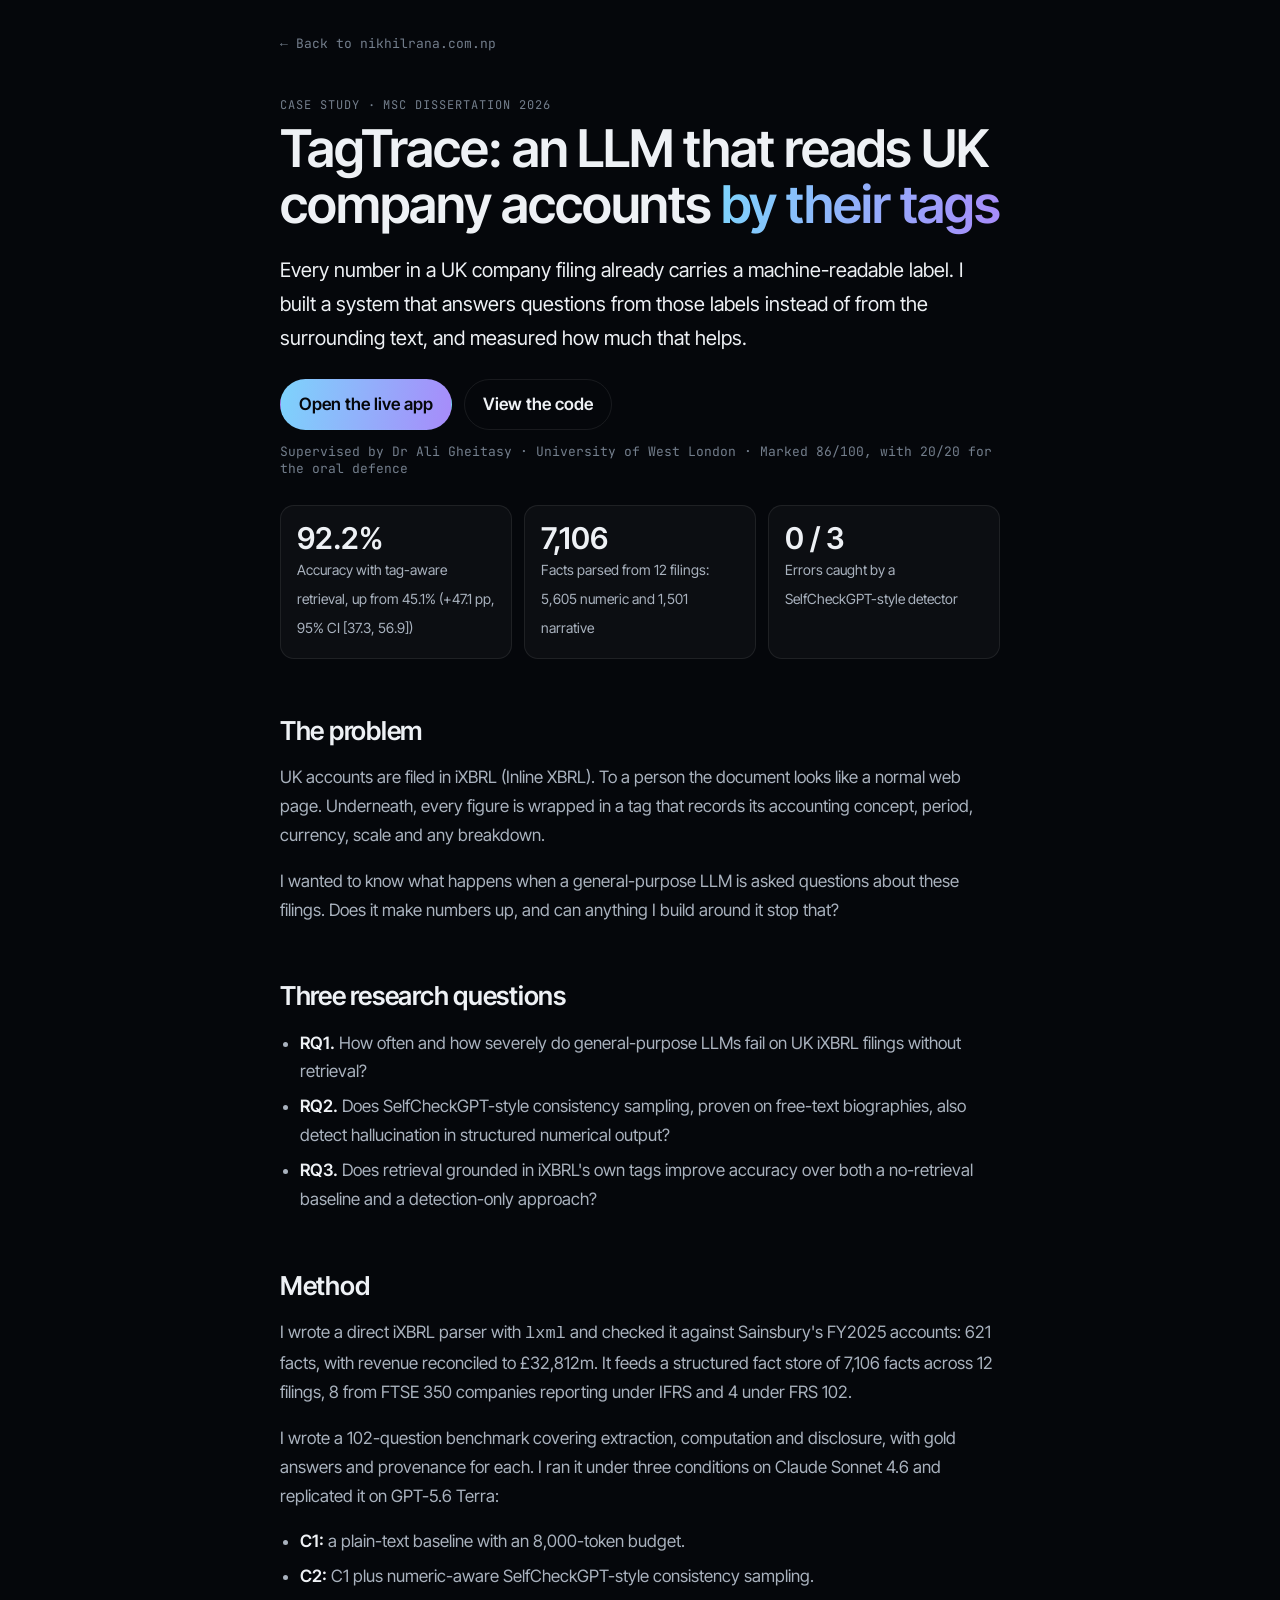
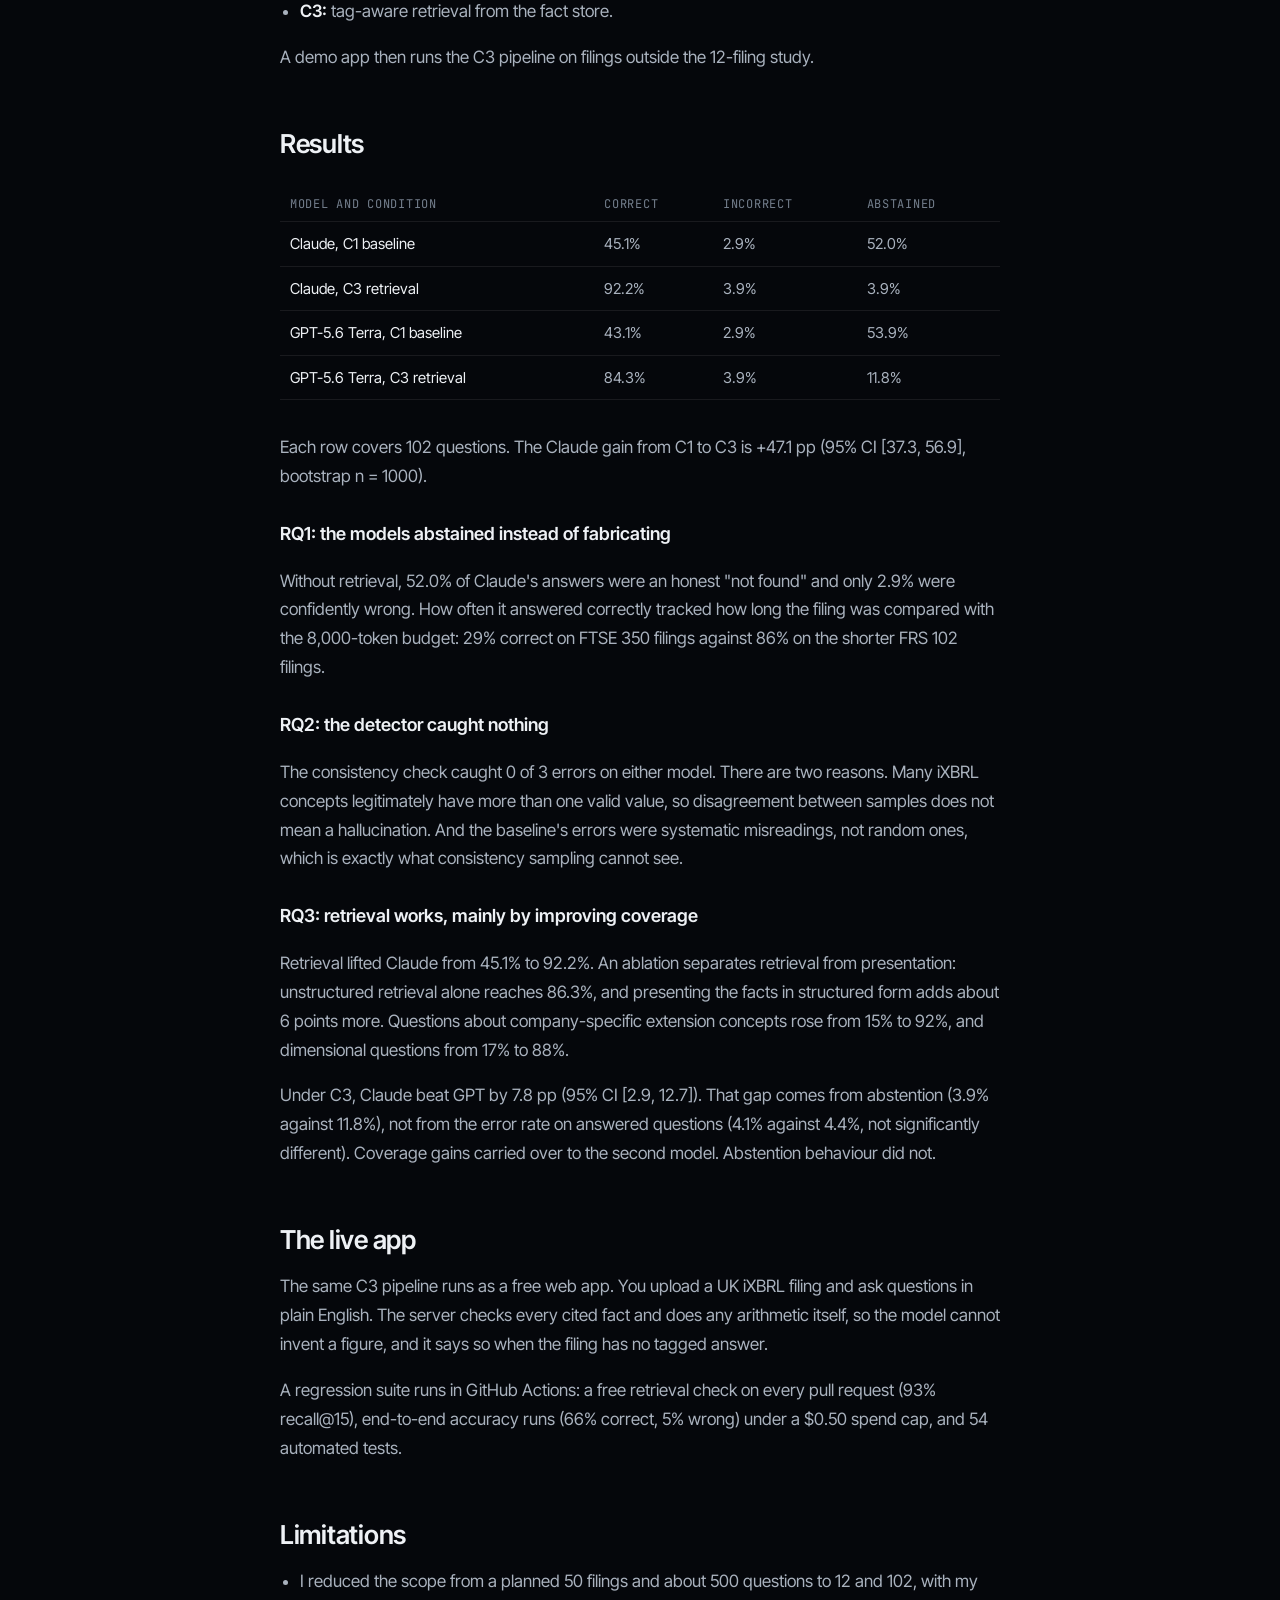
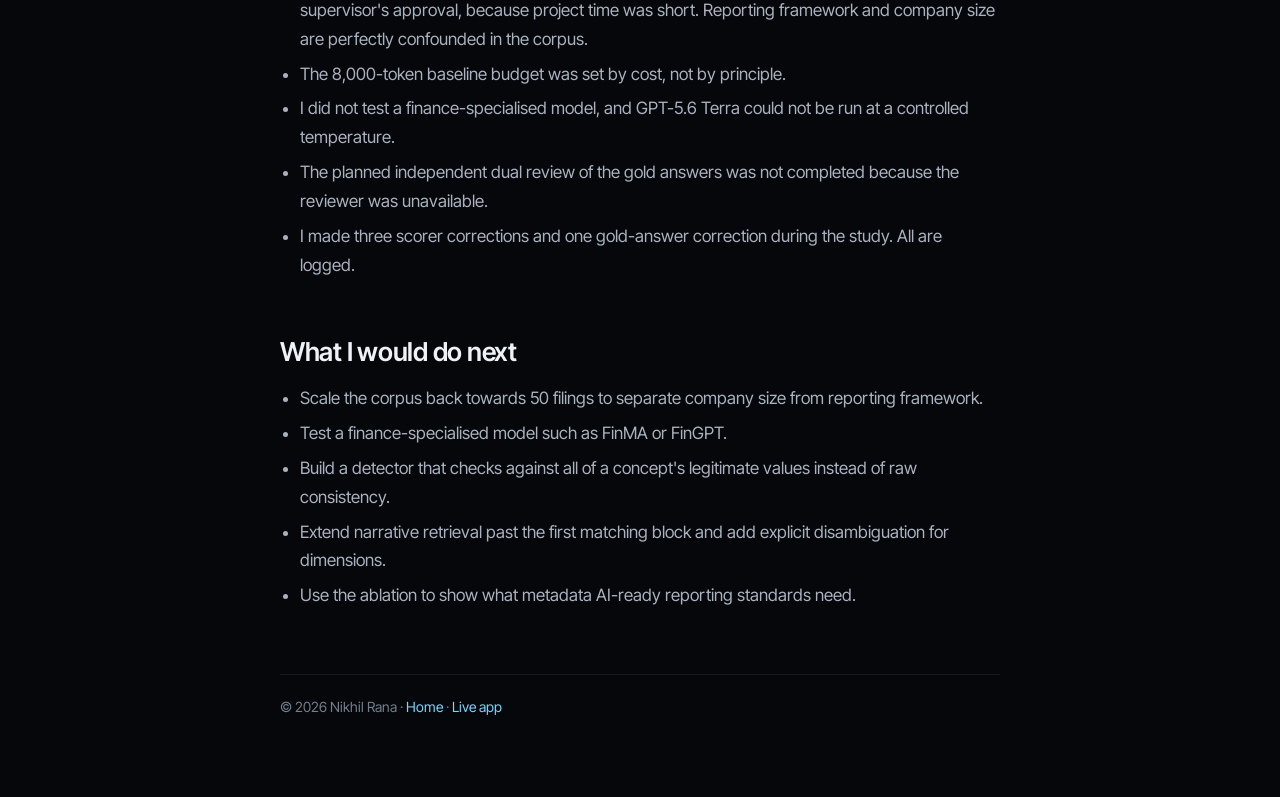
<file: tagtrace/index.html>
<!DOCTYPE html>
<html lang="en-GB">
<head>
<meta charset="UTF-8">
<meta name="viewport" content="width=device-width, initial-scale=1">
<title>TagTrace case study | Nikhil Rana</title>
<meta name="description" content="How tag-aware retrieval lifted LLM accuracy on UK company filings from 45.1% to 92.2%: research questions, method, results and limitations of Nikhil Rana's MSc dissertation.">
<meta name="author" content="Nikhil Rana">
<link rel="canonical" href="https://nikhilrana.com.np/tagtrace/">
<meta property="og:type" content="article">
<meta property="og:title" content="TagTrace: reading UK company accounts by their tags">
<meta property="og:description" content="LLM accuracy on UK iXBRL filings rose from 45.1% to 92.2% with tag-aware retrieval. Method, results and limitations.">
<meta property="og:url" content="https://nikhilrana.com.np/tagtrace/">
<meta property="og:image" content="https://nikhilrana.com.np/images/og-tagtrace.png">
<meta name="twitter:card" content="summary_large_image">
<meta name="theme-color" content="#05070b">
<link rel="preload" href="../assets/fonts/inter-tight-latin-600-normal.woff2" as="font" type="font/woff2" crossorigin>
<style>
@font-face{font-family:"Inter Tight";font-weight:400;font-display:swap;src:url(../assets/fonts/inter-tight-latin-400-normal.woff2) format("woff2")}
@font-face{font-family:"Inter Tight";font-weight:500;font-display:swap;src:url(../assets/fonts/inter-tight-latin-500-normal.woff2) format("woff2")}
@font-face{font-family:"Inter Tight";font-weight:600 700;font-display:swap;src:url(../assets/fonts/inter-tight-latin-600-normal.woff2) format("woff2")}
@font-face{font-family:"JetBrains Mono";font-weight:400;font-display:swap;src:url(../assets/fonts/jetbrains-mono-latin-400-normal.woff2) format("woff2")}
:root{
  --bg:#05070b; --panel:rgba(255,255,255,.03); --line:rgba(255,255,255,.08);
  --ink:#eef1f5; --ink-2:#a9b2be; --ink-3:#737e8c; --a1:#7dd3fc; --a2:#a78bfa;
  --grad:linear-gradient(100deg,var(--a1),var(--a2));
  --display:"Inter Tight",Inter,system-ui,-apple-system,"Segoe UI",sans-serif;
  --mono:"JetBrains Mono",ui-monospace,SFMono-Regular,Menlo,monospace;
}
*,*::before,*::after{box-sizing:border-box}
html{-webkit-text-size-adjust:100%}
body{margin:0;background:var(--bg);color:var(--ink);font:17px/1.7 var(--display);-webkit-font-smoothing:antialiased}
a{color:var(--a1);text-decoration:none}
a:hover{text-decoration:underline}
.wrap{max-width:760px;margin:0 auto;padding:28px 20px 80px}
.back{font:400 13px var(--mono);color:var(--ink-3)}
.kicker{font:400 12px var(--mono);letter-spacing:.08em;text-transform:uppercase;color:var(--ink-3);margin:40px 0 8px}
h1{font-size:clamp(32px,6vw,52px);line-height:1.08;margin:0 0 18px;letter-spacing:-.02em}
h1 span{background:var(--grad);-webkit-background-clip:text;background-clip:text;color:transparent}
h2{font-size:26px;line-height:1.2;margin:56px 0 12px;letter-spacing:-.01em}
h3{font-size:18px;margin:28px 0 6px}
p,li{color:var(--ink-2)}
strong{color:var(--ink)}
.lede{font-size:20px;color:var(--ink)}
.cta{display:flex;gap:12px;flex-wrap:wrap;margin:24px 0 8px}
.btn{display:inline-block;padding:10px 18px;border-radius:999px;border:1px solid var(--line);font-weight:600;color:var(--ink)}
.btn.solid{background:var(--grad);color:#05070b;border-color:transparent}
.btn:hover{text-decoration:none;border-color:var(--a1)}
.stats{display:grid;grid-template-columns:repeat(auto-fit,minmax(200px,1fr));gap:12px;margin:28px 0}
.stat{background:var(--panel);border:1px solid var(--line);border-radius:14px;padding:16px}
.stat b{display:block;font-size:30px;line-height:1.1;color:var(--ink)}
.stat span{font-size:14px;color:var(--ink-2)}
table{width:100%;border-collapse:collapse;margin:16px 0;font-size:15px}
th,td{text-align:left;padding:9px 10px;border-bottom:1px solid var(--line)}
th{font:400 12px var(--mono);color:var(--ink-3);text-transform:uppercase;letter-spacing:.06em}
td{color:var(--ink-2)}
td:first-child{color:var(--ink)}
.tablewrap{overflow-x:auto}
ul{padding-left:20px}
li{margin:6px 0}
footer{margin-top:64px;padding-top:20px;border-top:1px solid var(--line);font-size:14px;color:var(--ink-3)}
</style>
</head>
<body>
<main class="wrap">
<a class="back" href="/#research">← Back to nikhilrana.com.np</a>

<div class="kicker">Case study · MSc dissertation 2026</div>
<h1>TagTrace: an LLM that reads UK company accounts <span>by their tags</span></h1>
<p class="lede">Every number in a UK company filing already carries a machine-readable label. I built a system that answers questions from those labels instead of from the surrounding text, and measured how much that helps.</p>
<div class="cta">
  <a class="btn solid" href="https://ixbrl.nikhilrana.com.np/" target="_blank" rel="noopener">Open the live app</a>
  <a class="btn" href="https://github.com/NikhilRana2076/ixbrl-qa-demo" target="_blank" rel="noopener">View the code</a>
</div>
<p class="back">Supervised by Dr Ali Gheitasy · University of West London · Marked 86/100, with 20/20 for the oral defence</p>

<div class="stats">
  <div class="stat"><b>92.2%</b><span>Accuracy with tag-aware retrieval, up from 45.1% (+47.1 pp, 95% CI [37.3, 56.9])</span></div>
  <div class="stat"><b>7,106</b><span>Facts parsed from 12 filings: 5,605 numeric and 1,501 narrative</span></div>
  <div class="stat"><b>0 / 3</b><span>Errors caught by a SelfCheckGPT-style detector</span></div>
</div>

<h2>The problem</h2>
<p>UK accounts are filed in iXBRL (Inline XBRL). To a person the document looks like a normal web page. Underneath, every figure is wrapped in a tag that records its accounting concept, period, currency, scale and any breakdown.</p>
<p>I wanted to know what happens when a general-purpose LLM is asked questions about these filings. Does it make numbers up, and can anything I build around it stop that?</p>

<h2>Three research questions</h2>
<ul>
  <li><strong>RQ1.</strong> How often and how severely do general-purpose LLMs fail on UK iXBRL filings without retrieval?</li>
  <li><strong>RQ2.</strong> Does SelfCheckGPT-style consistency sampling, proven on free-text biographies, also detect hallucination in structured numerical output?</li>
  <li><strong>RQ3.</strong> Does retrieval grounded in iXBRL's own tags improve accuracy over both a no-retrieval baseline and a detection-only approach?</li>
</ul>

<h2>Method</h2>
<p>I wrote a direct iXBRL parser with <code>lxml</code> and checked it against Sainsbury's FY2025 accounts: 621 facts, with revenue reconciled to £32,812m. It feeds a structured fact store of 7,106 facts across 12 filings, 8 from FTSE 350 companies reporting under IFRS and 4 under FRS 102.</p>
<p>I wrote a 102-question benchmark covering extraction, computation and disclosure, with gold answers and provenance for each. I ran it under three conditions on Claude Sonnet 4.6 and replicated it on GPT-5.6 Terra:</p>
<ul>
  <li><strong>C1:</strong> a plain-text baseline with an 8,000-token budget.</li>
  <li><strong>C2:</strong> C1 plus numeric-aware SelfCheckGPT-style consistency sampling.</li>
  <li><strong>C3:</strong> tag-aware retrieval from the fact store.</li>
</ul>
<p>A demo app then runs the C3 pipeline on filings outside the 12-filing study.</p>

<h2>Results</h2>
<div class="tablewrap">
<table>
  <tr><th>Model and condition</th><th>Correct</th><th>Incorrect</th><th>Abstained</th></tr>
  <tr><td>Claude, C1 baseline</td><td>45.1%</td><td>2.9%</td><td>52.0%</td></tr>
  <tr><td>Claude, C3 retrieval</td><td>92.2%</td><td>3.9%</td><td>3.9%</td></tr>
  <tr><td>GPT-5.6 Terra, C1 baseline</td><td>43.1%</td><td>2.9%</td><td>53.9%</td></tr>
  <tr><td>GPT-5.6 Terra, C3 retrieval</td><td>84.3%</td><td>3.9%</td><td>11.8%</td></tr>
</table>
</div>
<p>Each row covers 102 questions. The Claude gain from C1 to C3 is +47.1 pp (95% CI [37.3, 56.9], bootstrap n = 1000).</p>

<h3>RQ1: the models abstained instead of fabricating</h3>
<p>Without retrieval, 52.0% of Claude's answers were an honest "not found" and only 2.9% were confidently wrong. How often it answered correctly tracked how long the filing was compared with the 8,000-token budget: 29% correct on FTSE 350 filings against 86% on the shorter FRS 102 filings.</p>

<h3>RQ2: the detector caught nothing</h3>
<p>The consistency check caught 0 of 3 errors on either model. There are two reasons. Many iXBRL concepts legitimately have more than one valid value, so disagreement between samples does not mean a hallucination. And the baseline's errors were systematic misreadings, not random ones, which is exactly what consistency sampling cannot see.</p>

<h3>RQ3: retrieval works, mainly by improving coverage</h3>
<p>Retrieval lifted Claude from 45.1% to 92.2%. An ablation separates retrieval from presentation: unstructured retrieval alone reaches 86.3%, and presenting the facts in structured form adds about 6 points more. Questions about company-specific extension concepts rose from 15% to 92%, and dimensional questions from 17% to 88%.</p>
<p>Under C3, Claude beat GPT by 7.8 pp (95% CI [2.9, 12.7]). That gap comes from abstention (3.9% against 11.8%), not from the error rate on answered questions (4.1% against 4.4%, not significantly different). Coverage gains carried over to the second model. Abstention behaviour did not.</p>

<h2>The live app</h2>
<p>The same C3 pipeline runs as a free web app. You upload a UK iXBRL filing and ask questions in plain English. The server checks every cited fact and does any arithmetic itself, so the model cannot invent a figure, and it says so when the filing has no tagged answer.</p>
<p>A regression suite runs in GitHub Actions: a free retrieval check on every pull request (93% recall@15), end-to-end accuracy runs (66% correct, 5% wrong) under a $0.50 spend cap, and 54 automated tests.</p>

<h2>Limitations</h2>
<ul>
  <li>I reduced the scope from a planned 50 filings and about 500 questions to 12 and 102, with my supervisor's approval, because project time was short. Reporting framework and company size are perfectly confounded in the corpus.</li>
  <li>The 8,000-token baseline budget was set by cost, not by principle.</li>
  <li>I did not test a finance-specialised model, and GPT-5.6 Terra could not be run at a controlled temperature.</li>
  <li>The planned independent dual review of the gold answers was not completed because the reviewer was unavailable.</li>
  <li>I made three scorer corrections and one gold-answer correction during the study. All are logged.</li>
</ul>

<h2>What I would do next</h2>
<ul>
  <li>Scale the corpus back towards 50 filings to separate company size from reporting framework.</li>
  <li>Test a finance-specialised model such as FinMA or FinGPT.</li>
  <li>Build a detector that checks against all of a concept's legitimate values instead of raw consistency.</li>
  <li>Extend narrative retrieval past the first matching block and add explicit disambiguation for dimensions.</li>
  <li>Use the ablation to show what metadata AI-ready reporting standards need.</li>
</ul>

<footer>© 2026 Nikhil Rana · <a href="/">Home</a> · <a href="https://ixbrl.nikhilrana.com.np/" target="_blank" rel="noopener">Live app</a></footer>
</main>
</body>
</html>
</file>
